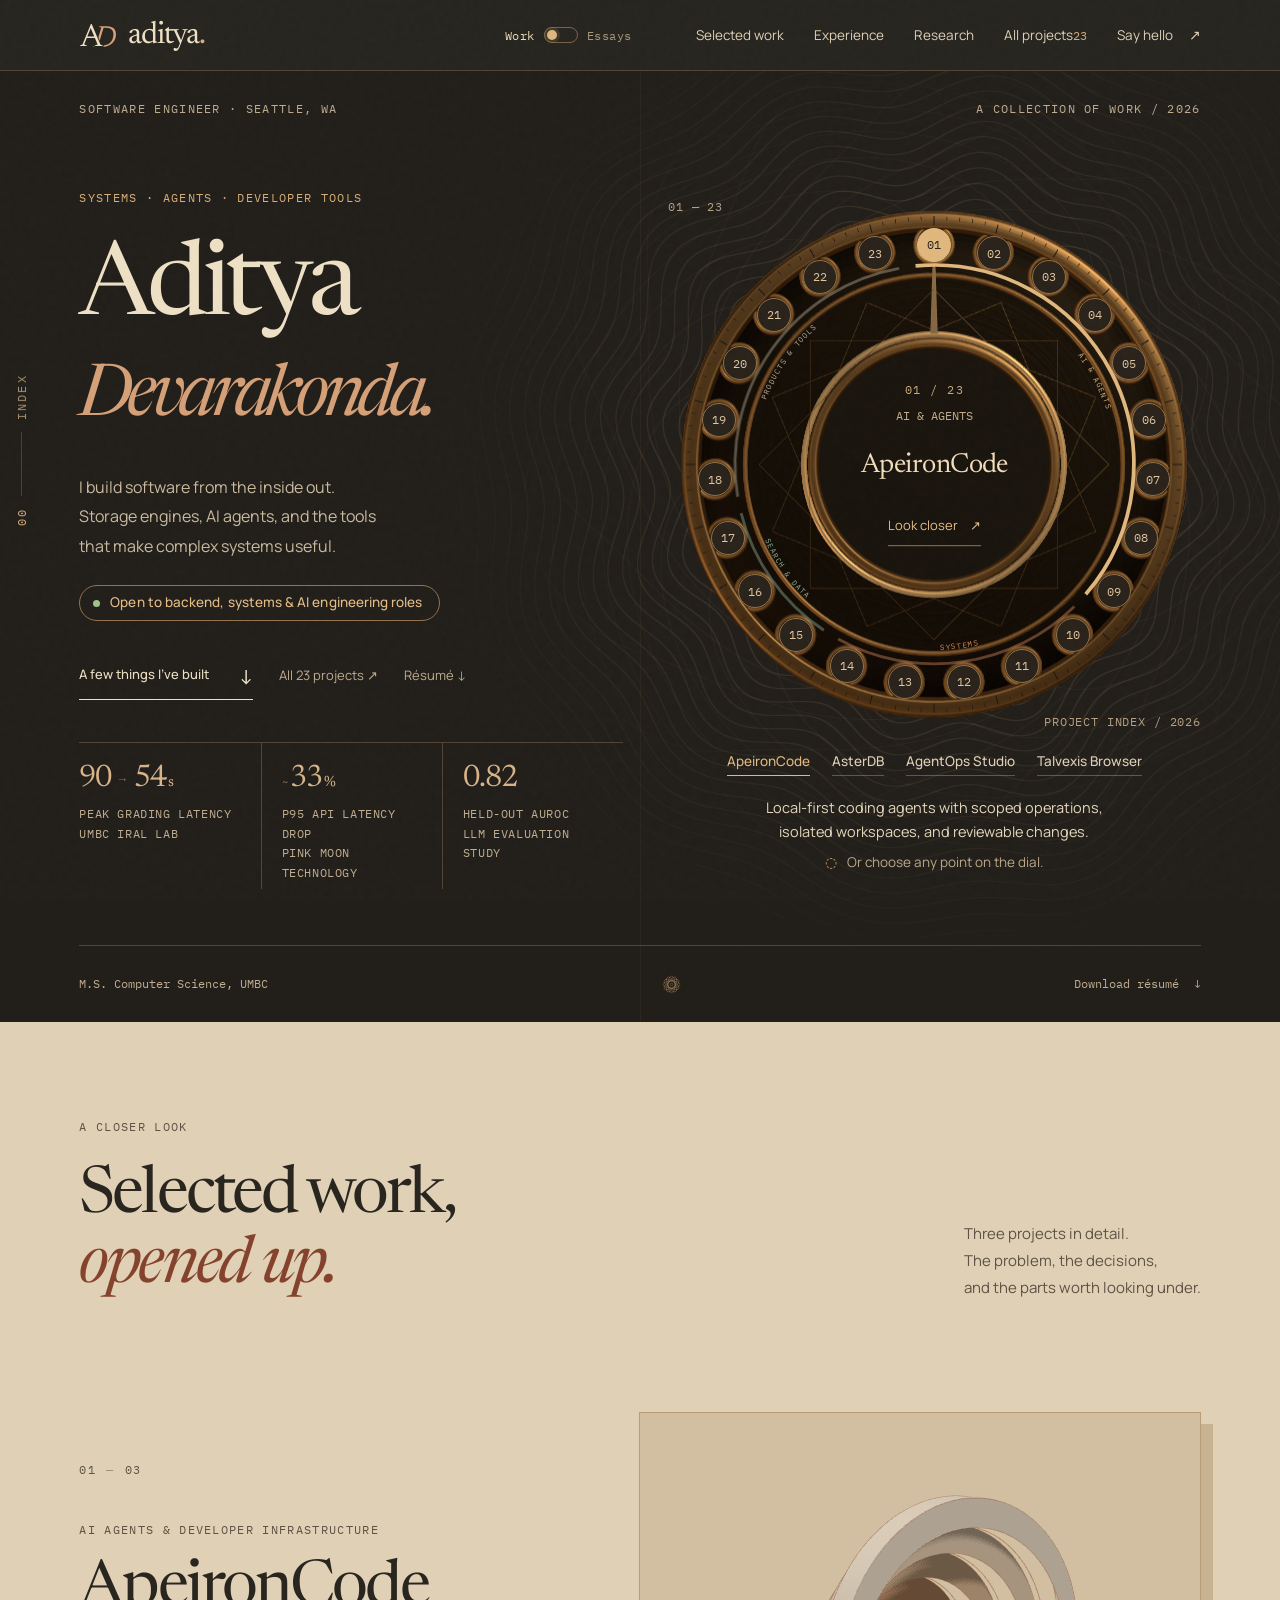
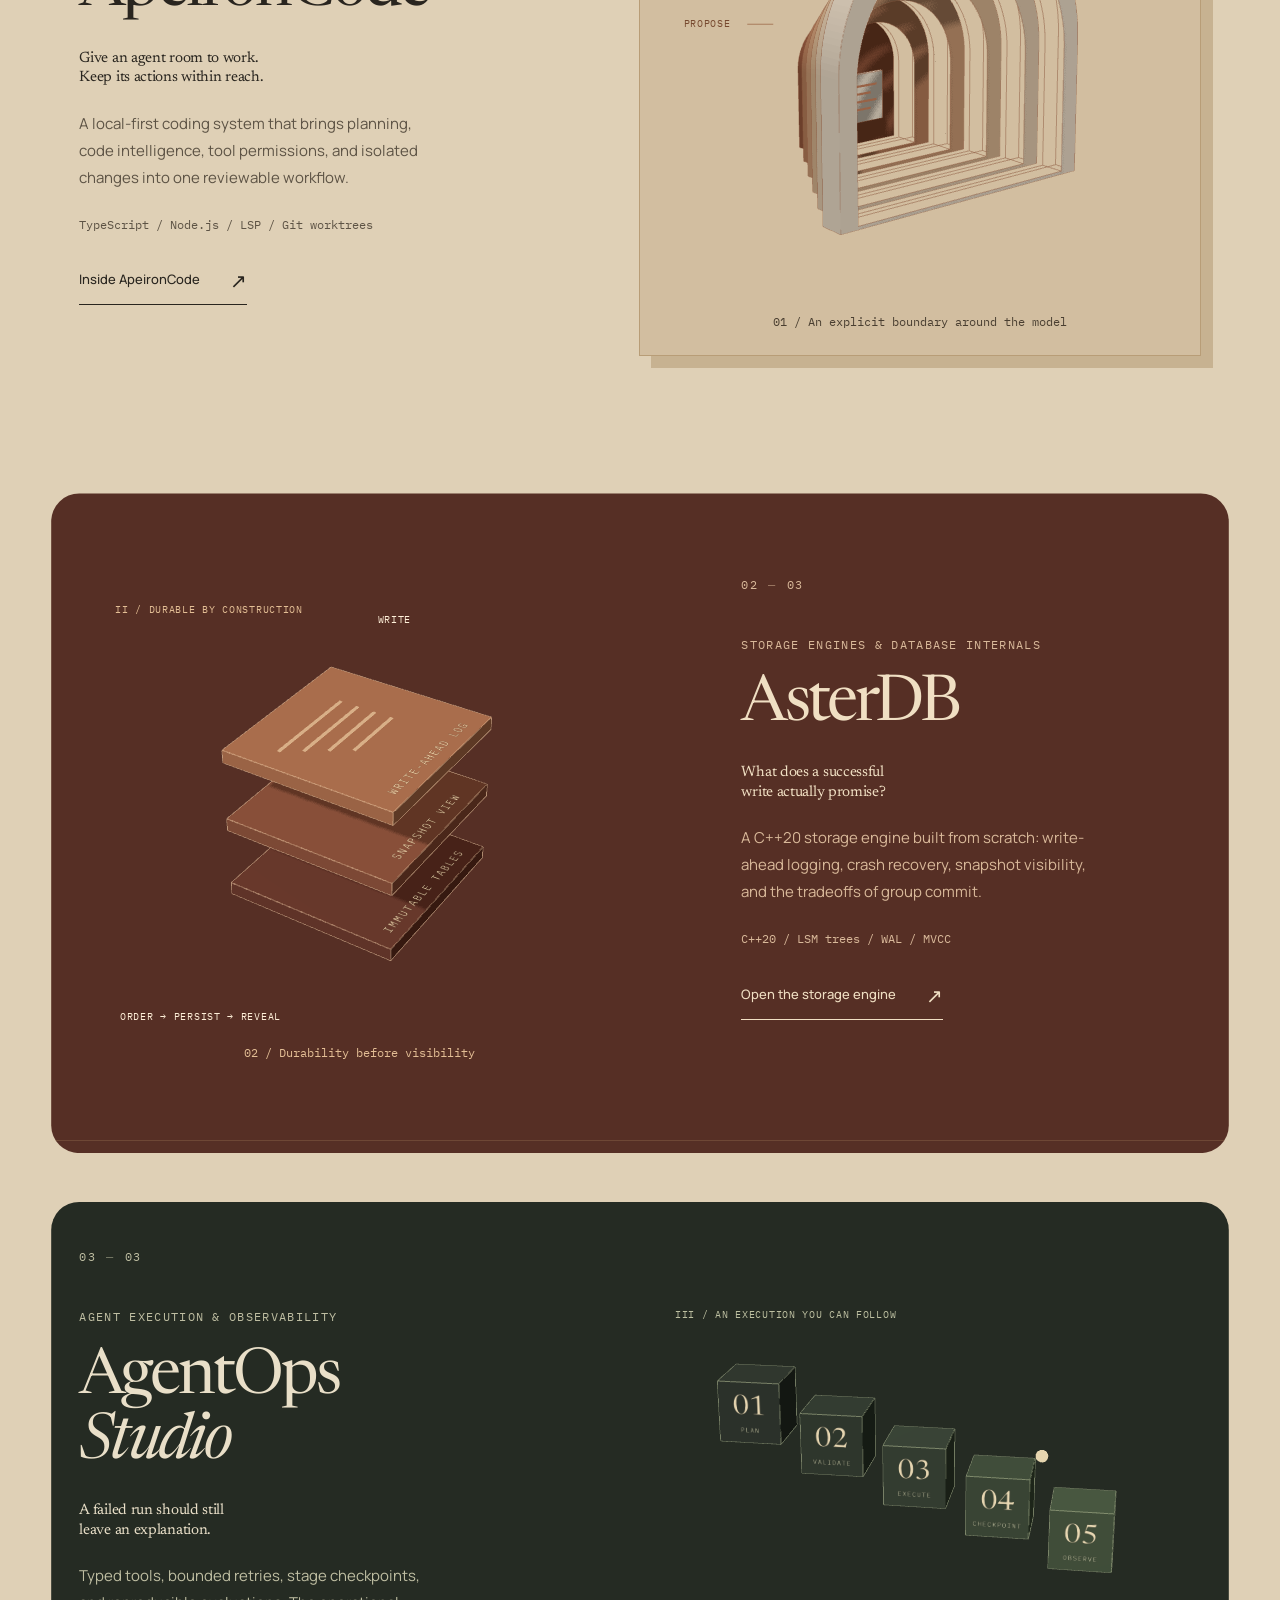
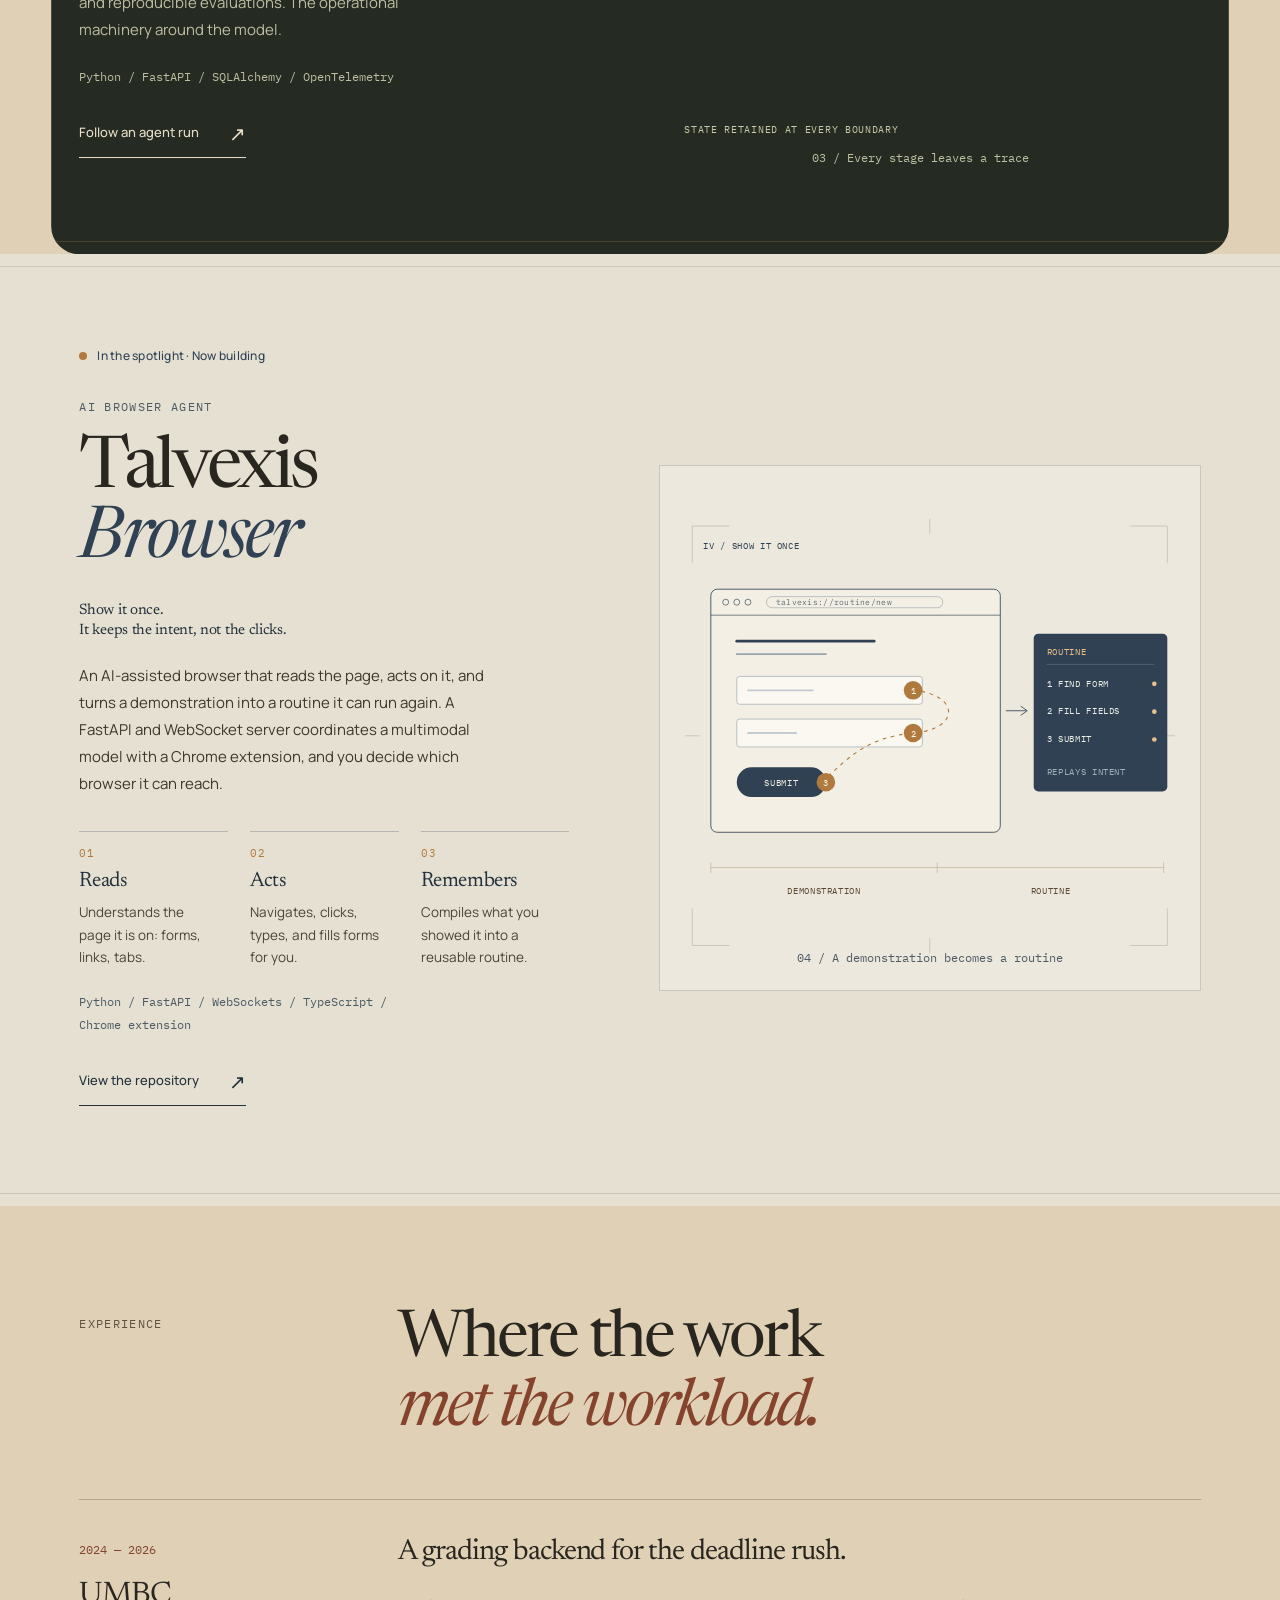
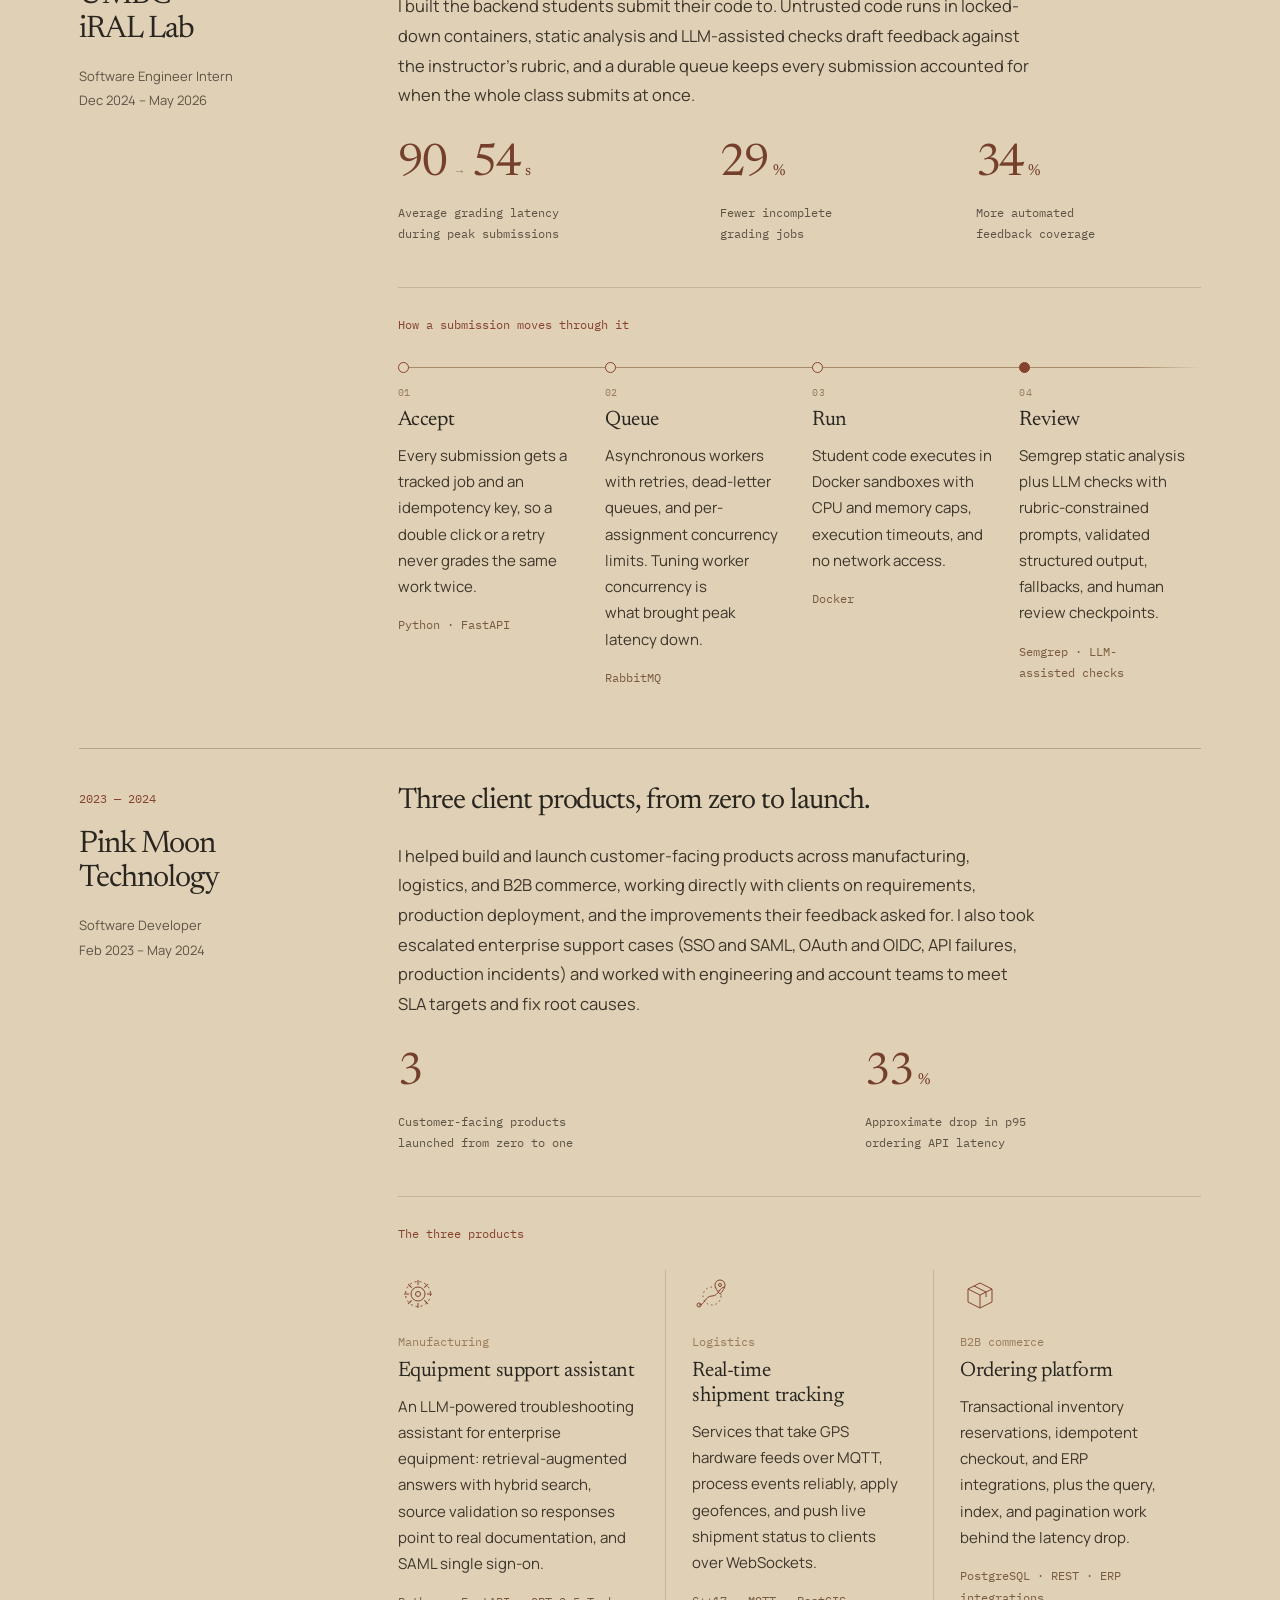
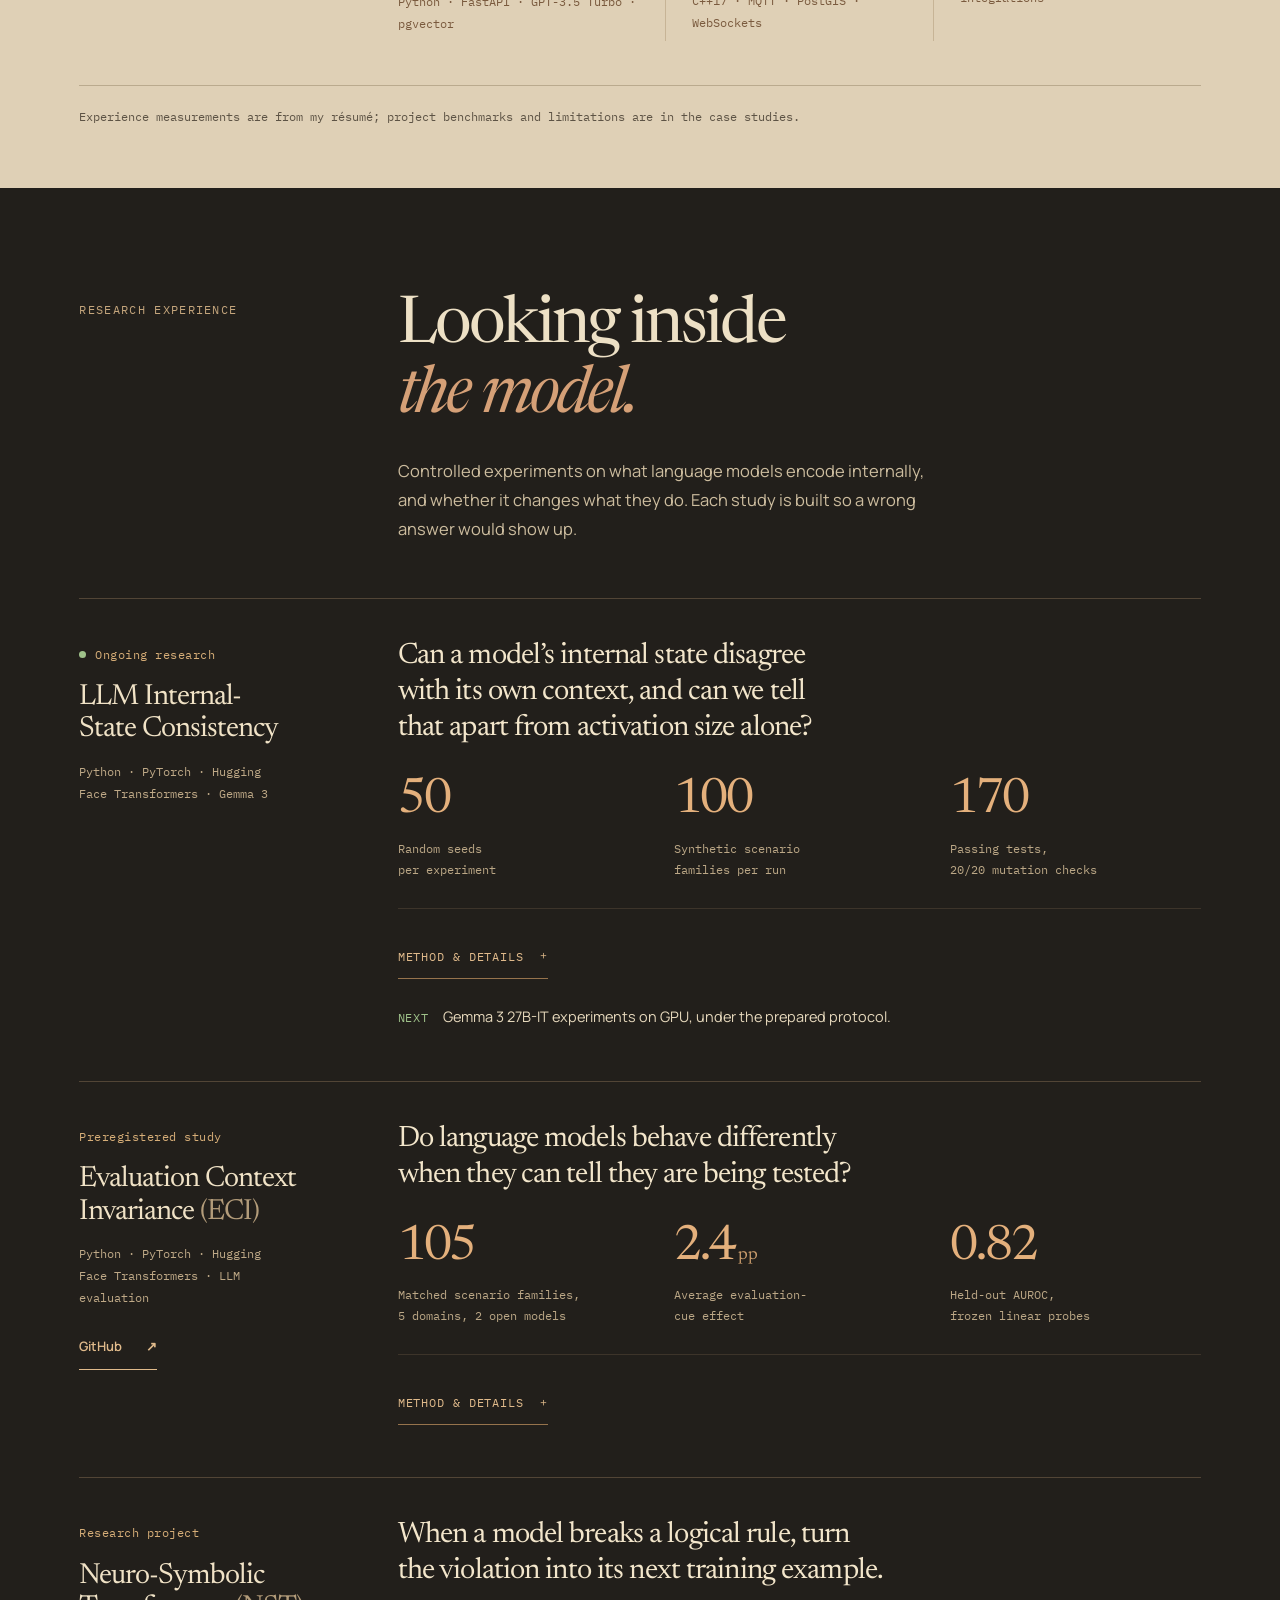
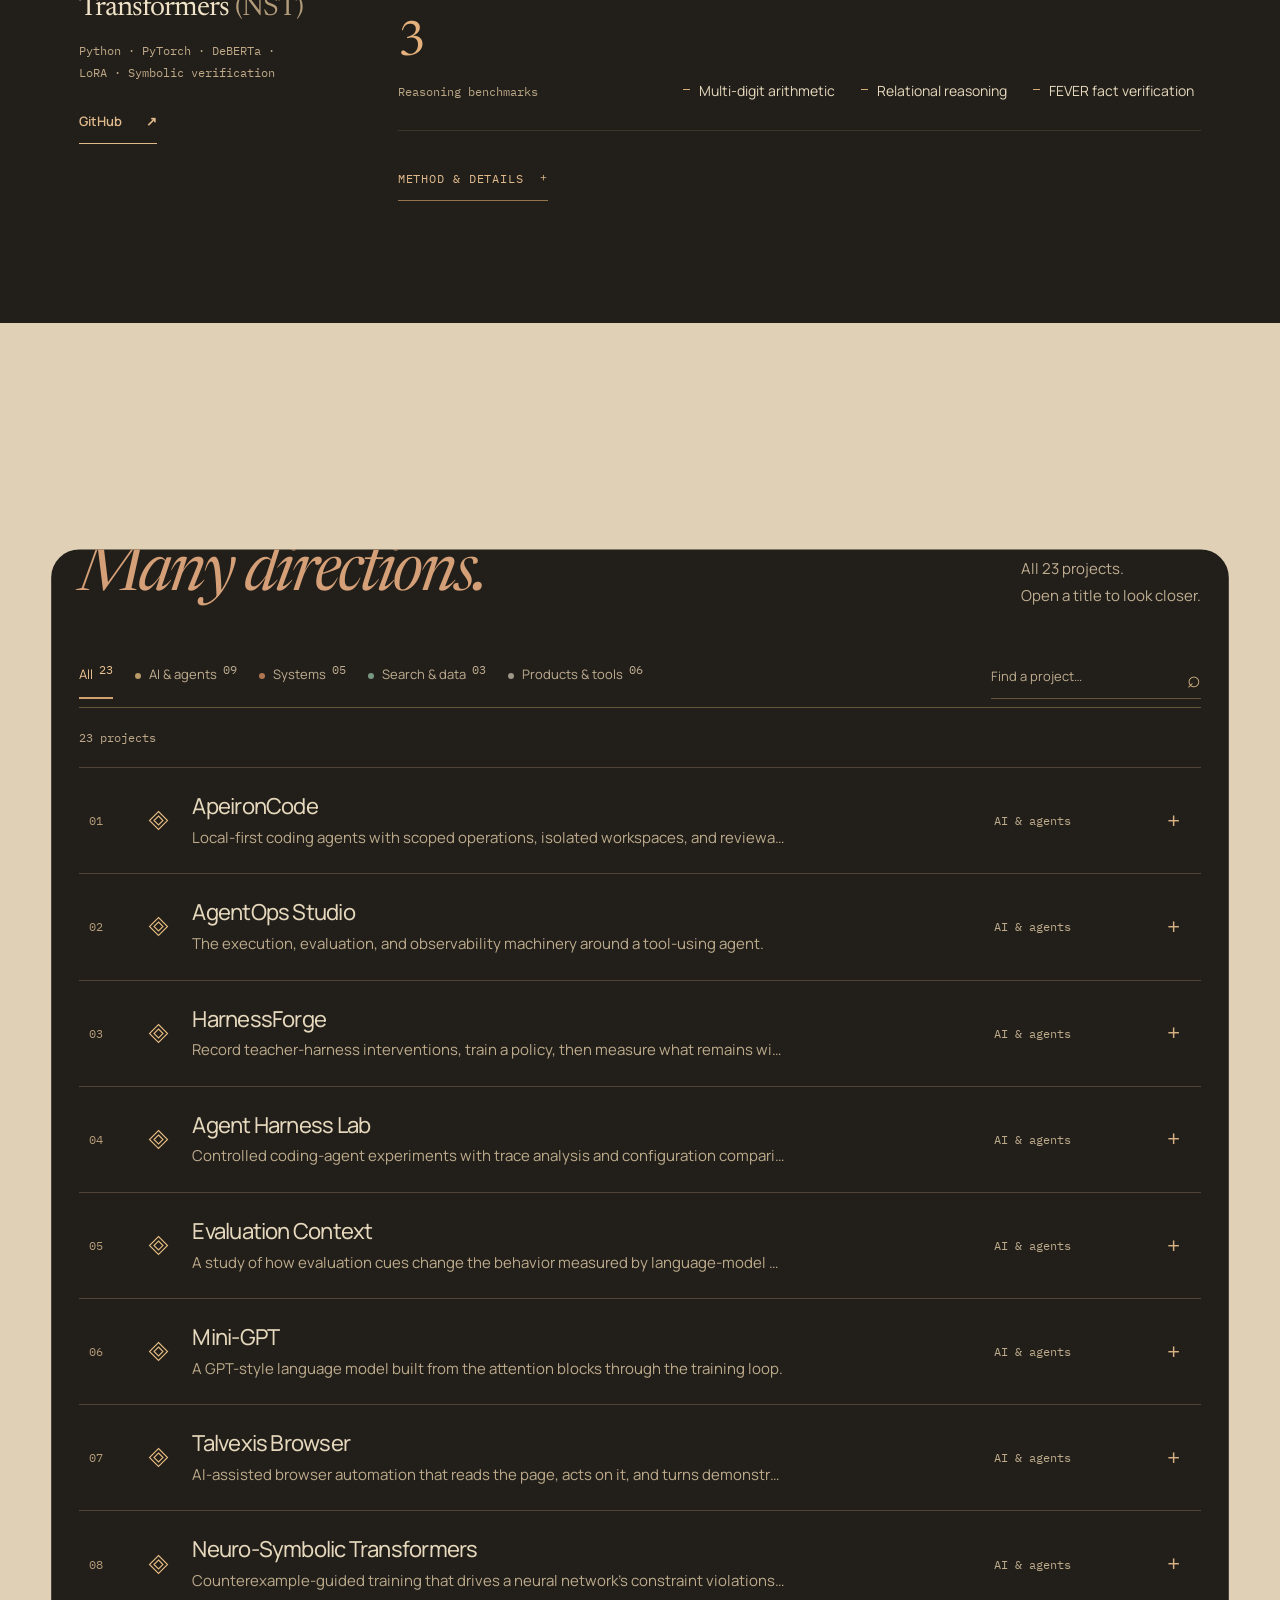
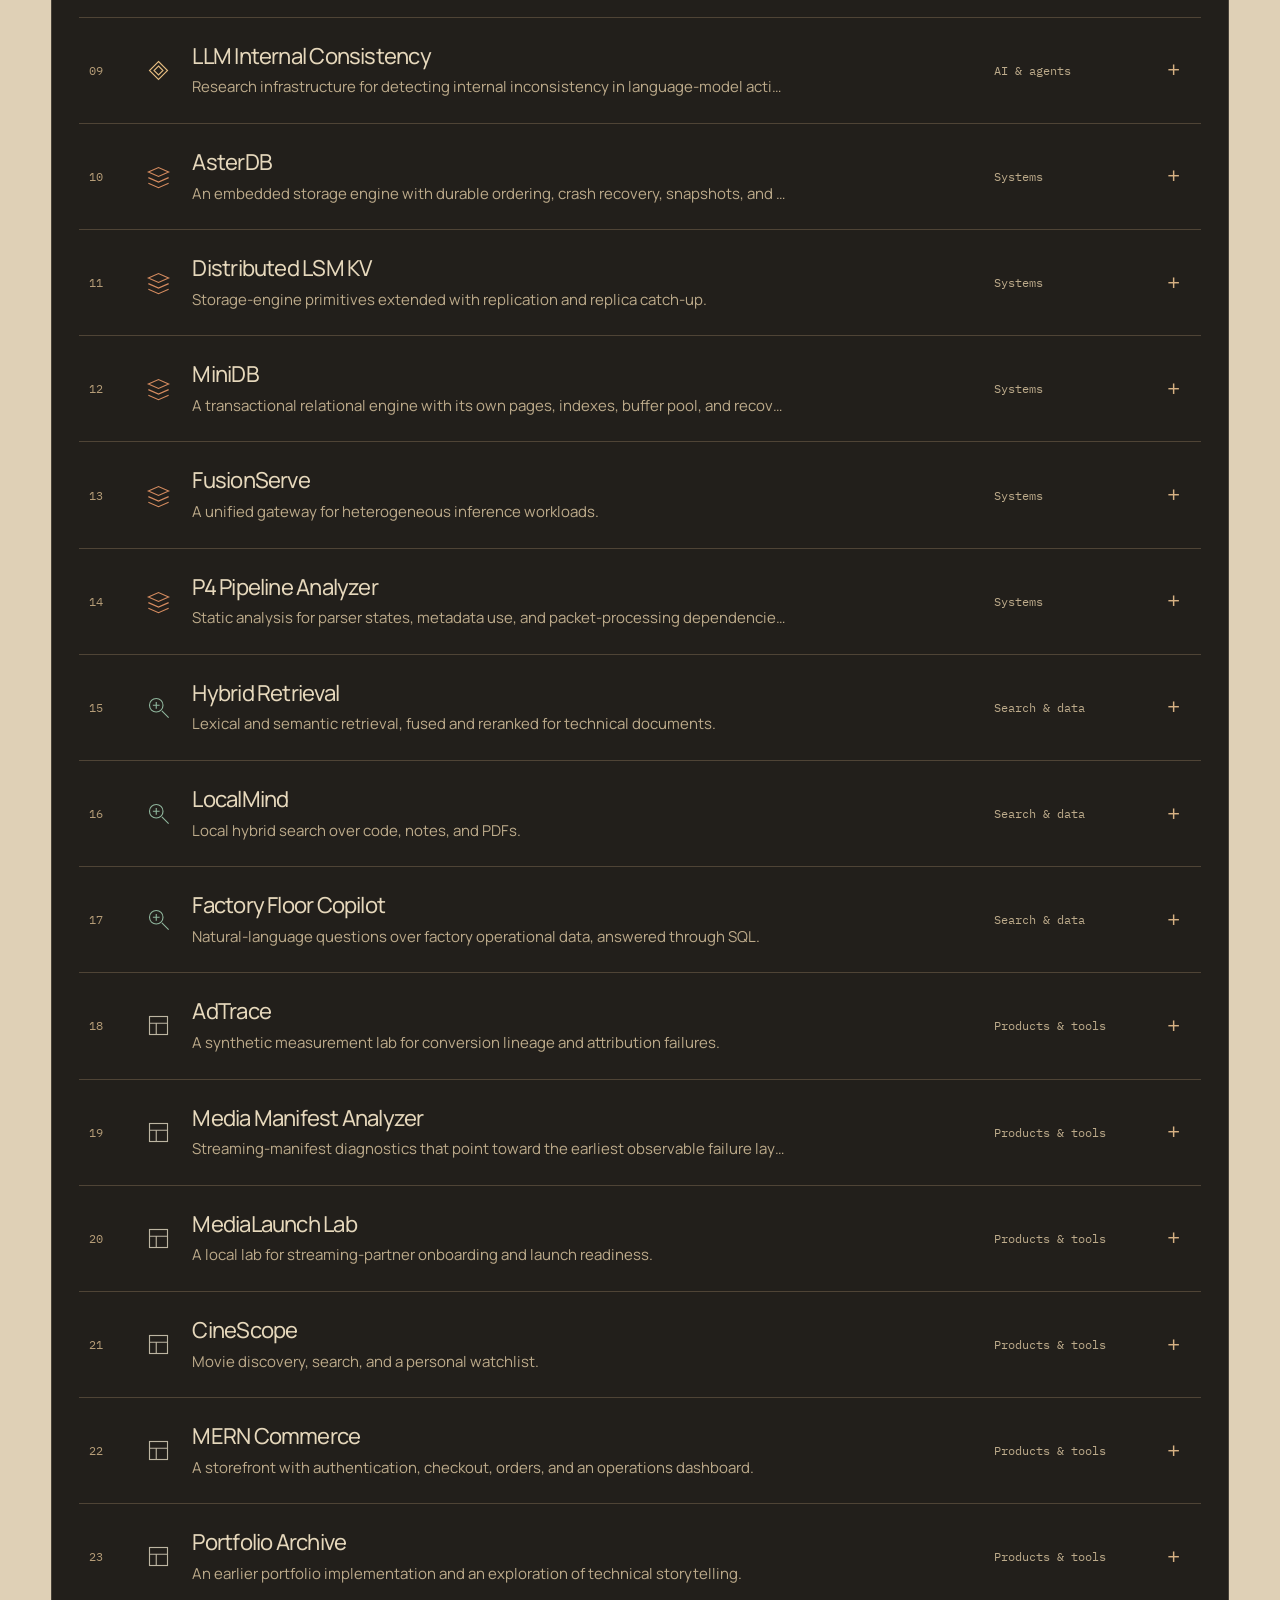
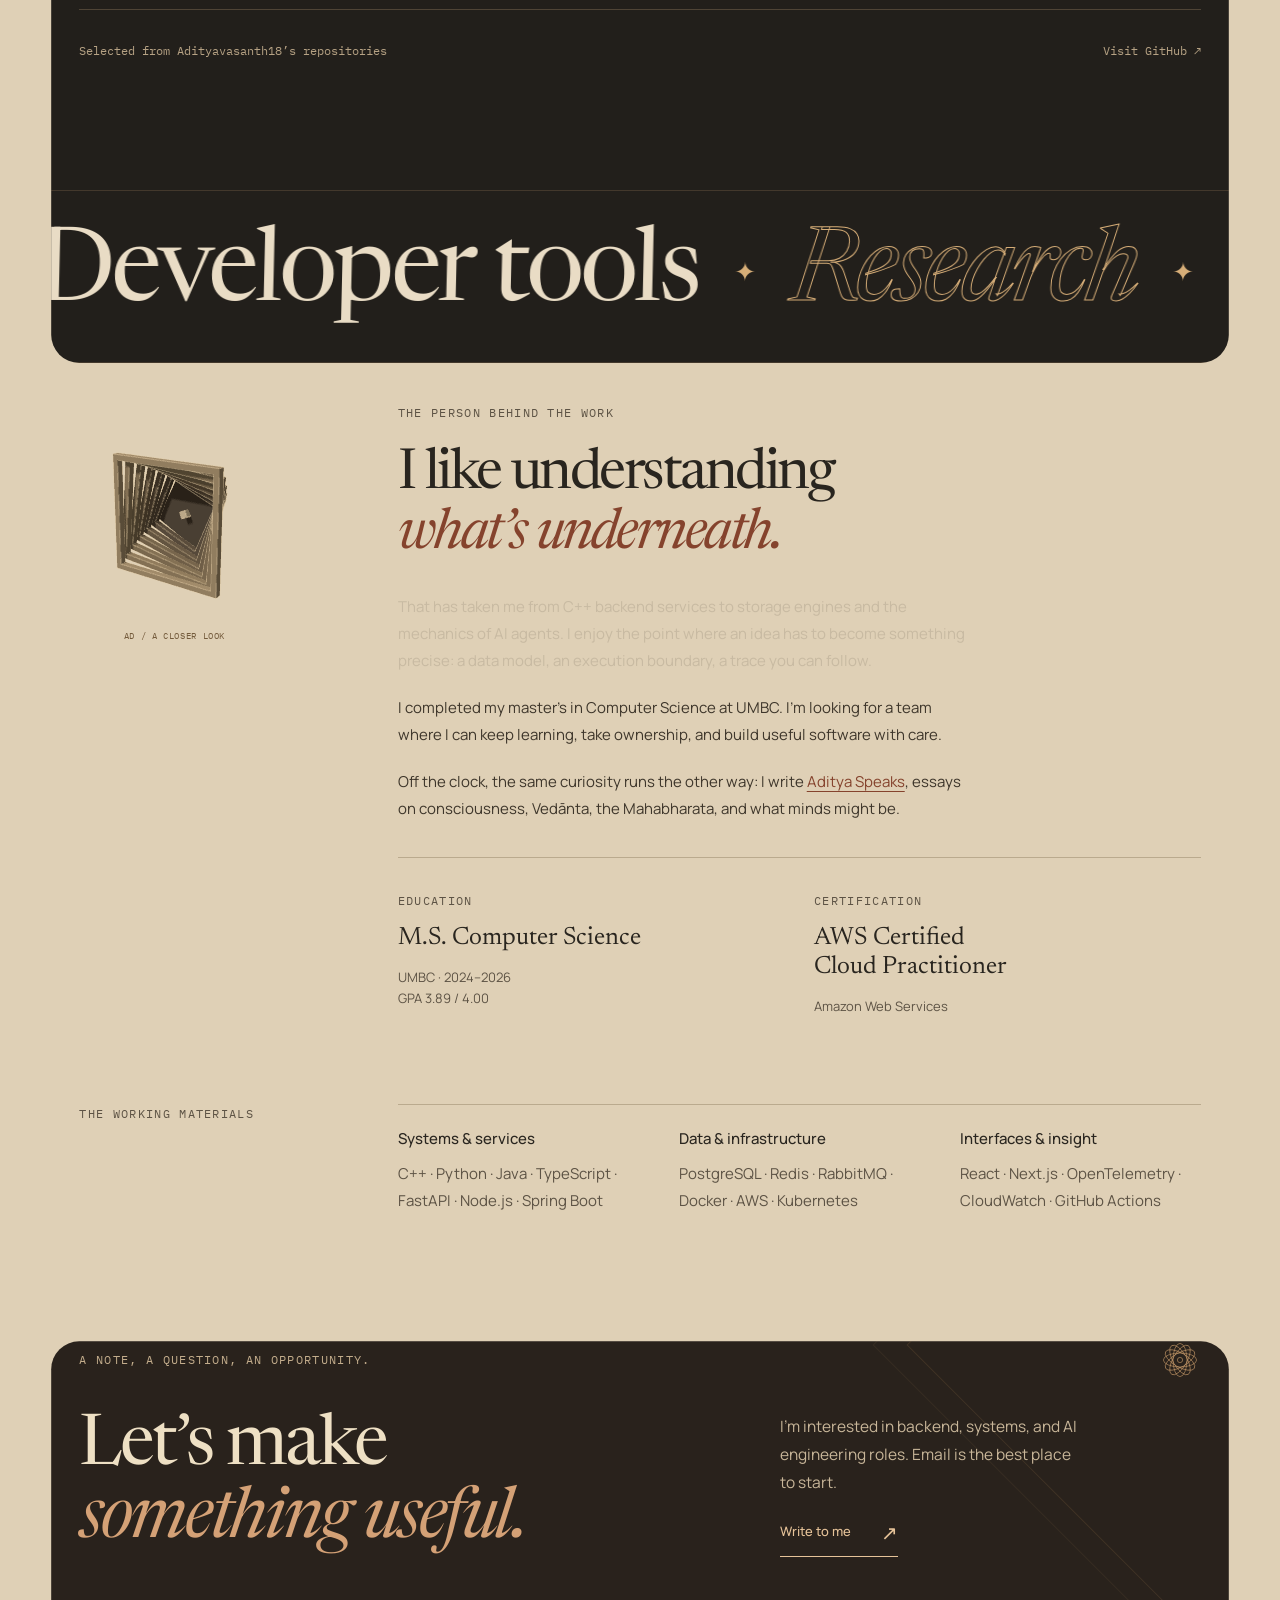
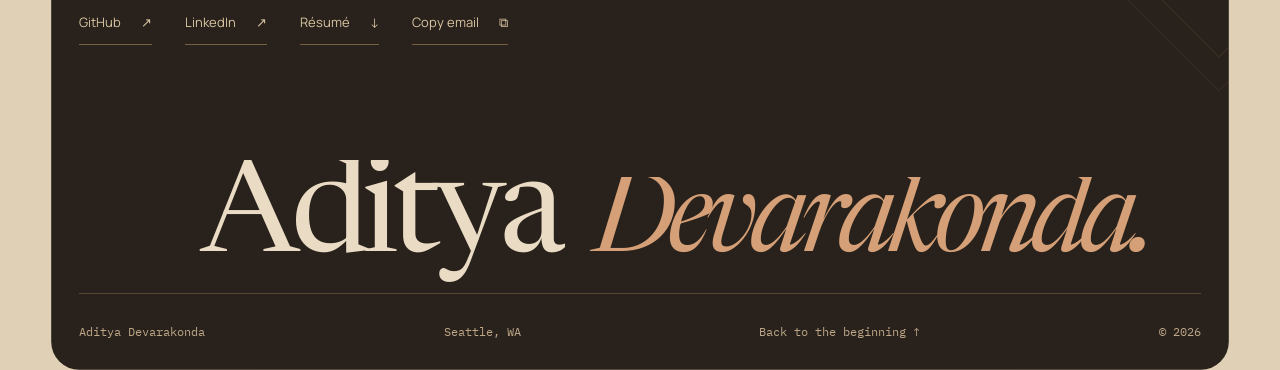
<file: index.html>
<!doctype html>
<html lang="en"><head><meta charset="utf-8"><meta name="viewport" content="width=device-width,initial-scale=1"><meta name="theme-color" content="#221f1b">
<title>Aditya Devarakonda — Software Engineer</title><meta name="description" content="Software engineer building systems, agents, and developer tools. Explore the complete collection of 23 projects and three detailed engineering case studies."><link rel="canonical" href="https://adityavasanth18.github.io/">
<meta property="og:type" content="website"><meta property="og:title" content="Aditya Devarakonda — Software Engineer"><meta property="og:description" content="Software engineer building systems, agents, and developer tools. Explore the complete collection of 23 projects and three detailed engineering case studies."><meta property="og:url" content="https://adityavasanth18.github.io/"><meta property="og:image" content="https://adityavasanth18.github.io/assets/social.png"><meta property="og:image:width" content="1200"><meta property="og:image:height" content="630"><meta name="twitter:card" content="summary_large_image">
<noscript><style>.menu-toggle{display:none}.site-header nav{display:flex;position:static;flex-wrap:wrap}.nav-wrap{flex-wrap:wrap}.collection-tools,.collection-status,.atlas-nodes{display:none}</style></noscript><link rel="icon" type="image/svg+xml" href="/assets/favicon.svg?v=ad1"><link rel="preload" href="/assets/manrope.woff" as="font" type="font/woff" crossorigin><link rel="preload" href="/assets/newsreader.woff" as="font" type="font/woff" crossorigin><link rel="preload" href="/assets/newsreader-italic.woff" as="font" type="font/woff" crossorigin><link rel="stylesheet" href="/assets/styles.css?v=e9a37b15d6"><link rel="stylesheet" href="/assets/folio.css?v=e9a37b15d6"><link rel="stylesheet" href="/assets/upscale.css?v=u2"><link rel="stylesheet" href="/assets/sharpen.css?v=s1"><link rel="stylesheet" href="/assets/motion.css?v=m3"><link rel="stylesheet" href="/assets/dial3d.css?v=d1"><link rel="stylesheet" href="/assets/refine.css?v=r5"><script>(function(r){if(matchMedia("(prefers-reduced-motion: reduce)").matches)return;r.classList.add("m");try{if(sessionStorage.getItem("curtain")){r.classList.add("curtain-in");sessionStorage.removeItem("curtain")}else if(/^\/(index\.html)?$/.test(location.pathname)&&!sessionStorage.getItem("ad-seen")){r.classList.add("intro")}}catch(e){}setTimeout(function(){if(!window.__motion)r.classList.remove("m","curtain-in","intro")},3500)})(document.documentElement)</script><script defer src="/assets/app.js?v=s1"></script><script defer src="/assets/vendor/gsap.min.js"></script><script defer src="/assets/vendor/ScrollTrigger.min.js"></script><script defer src="/assets/vendor/SplitText.min.js"></script><script defer src="/assets/vendor/DrawSVGPlugin.min.js"></script><script defer src="/assets/vendor/lenis.min.js"></script><script defer src="/assets/guilloche.js?v=g1"></script><script defer src="/assets/motion.js?v=m5"></script><script type="module" src="/assets/dial3d.js?v=d1"></script><script defer src="/assets/refine.js?v=r1"></script><script type="module" src="/assets/plates3d.js?v=p1"></script>
</head><body class="" id="top"><a class="skip-link" href="#main">Skip to content</a><header class="site-header"><div class="nav-wrap"><a class="wordmark" href="/" aria-label="Aditya Devarakonda, home"><span class="brand-emblem brand-monogram"><svg viewBox="-37 -710 1169 768" aria-hidden="true"><defs><mask id="ad-knock" maskUnits="userSpaceOnUse" x="-37" y="-710" width="1169" height="768"><rect x="-37" y="-710" width="1169" height="768" fill="#fff"/><path d="M175.5 -250.5V-296H506V-250.5ZM621 -46.5 695 -19.5V0H450V-19.5L536.5 -45.5L305.5 -597.5H339L122.5 -45.5L204 -19.5V0H-7V-19.5L69.5 -45.5L329 -680H352.5Z" fill="#000" stroke="#000" stroke-width="54" stroke-linejoin="round"/></mask></defs><path d="M655.5 -13.8Q723.9 -13.8 781.1 -29.5Q838.4 -45.1 883 -75.1Q927.7 -105 958.3 -147.8Q989 -190.5 1005.1 -244.7Q1021.2 -298.8 1021.2 -363.4Q1021.2 -429.4 996.1 -474.8Q970.9 -520.1 918.9 -543.4Q866.9 -566.7 785.6 -566.7H675.5L689.2 -608.5H810.3Q910.6 -608.5 974.9 -580.7Q1039.3 -552.9 1070.4 -498.1Q1101.5 -443.2 1101.5 -361.5Q1101.5 -280.3 1072.5 -209.5Q1043.6 -138.7 987 -85.5Q930.5 -32.3 847.4 -2.2Q764.3 28 656 28H494.5L508.2 -13.8ZM649.3 -569.1 583.3 -590.4 589 -608.5H733.4L540.5 28H398.1L403.8 9.9L480.7 -12.9Z" fill="#d5a077" mask="url(#ad-knock)"/><path d="M175.5 -250.5V-296H506V-250.5ZM621 -46.5 695 -19.5V0H450V-19.5L536.5 -45.5L305.5 -597.5H339L122.5 -45.5L204 -19.5V0H-7V-19.5L69.5 -45.5L329 -680H352.5Z" fill="currentColor"/></svg></span><span class="brand-name">aditya<span>.</span></span></a><div class="site-switch" role="navigation" aria-label="Choose a site"><a class="switch-side" href="/" data-side="work" aria-current="page">Work</a><a class="switch-track" href="/essays/" aria-hidden="true" tabindex="-1"><span class="switch-knob"></span></a><a class="switch-side" href="/essays/" data-side="essays">Essays</a></div><button type="button" class="menu-toggle" aria-expanded="false" aria-controls="main-navigation">Menu <span aria-hidden="true">+</span></button><nav id="main-navigation" aria-label="Main navigation"><a href="/#work">Selected work</a><a href="/#experience">Experience</a><a href="/#research">Research</a><a href="/#all-projects">All projects <small>23</small></a><a href="/#contact">Say hello <span aria-hidden="true">↗</span></a></nav></div></header><main id="main" class="folio-home">
      <div class="hero-world"><section class="folio-hero paper-section" aria-labelledby="hero-title"><div class="folio-topline"><span>Software engineer · Seattle, WA</span><span class="edition-label">A collection of work / 2026</span></div>
        <div class="folio-hero-grid"><div class="folio-intro"><span class="eyebrow">Systems · Agents · Developer tools</span><h1 id="hero-title">Aditya<br><em>Devarakonda.</em></h1><p>I build software from the inside out.<br> Storage engines, AI agents, and the tools<br class="desktop-break"> that make complex systems useful.</p><p class="hero-status"><span aria-hidden="true"></span>Open to backend, systems &amp; AI engineering roles</p><div class="folio-hero-actions"><a class="folio-cta" href="#work">A few things I’ve built <span aria-hidden="true">↓</span></a><a href="#all-projects" class="quiet-link">All 23 projects ↗</a><a href="/assets/Aditya-Devarakonda-Resume.pdf" class="quiet-link" download>Résumé ↓</a></div><div class="hero-proof" aria-label="Selected results"><a href="#exp-iral"><strong>90<span aria-hidden="true">→</span>54<small>s</small></strong><span>Peak grading latency<br> UMBC iRAL Lab</span></a><a href="#exp-pinkmoon"><strong><span class="approx" title="approximately">~</span>33<small>%</small></strong><span>p95 API latency drop<br> Pink Moon Technology</span></a><a href="#research-eci"><strong>0.82</strong><span>Held-out AUROC<br> LLM evaluation study</span></a></div></div><div class="folio-atlas-wrap"><div class="project-atlas" aria-label="Interactive project index"><div class="atlas-corner corner-nw">01 — 23</div><div class="atlas-corner corner-se">PROJECT INDEX / 2026</div><svg class="atlas-geometry" viewBox="0 0 600 600" aria-hidden="true">
    <defs><radialGradient id="bronze-surface"><stop stop-color="#49372a"/><stop offset=".7" stop-color="#2f2820"/><stop offset="1" stop-color="#211e19"/></radialGradient><pattern id="bronze-engraving" width="4" height="4" patternUnits="userSpaceOnUse"><path d="M0 4 4 0" stroke="#d9ab76" stroke-width=".35" opacity=".16"/></pattern></defs>
    <circle cx="300" cy="300" r="282" fill="url(#bronze-surface)"/>
    <g fill="none" stroke="#c49a67"><g stroke-width=".7" opacity=".55"><path d="M300 24v14" transform="rotate(0 300 300)"/><path d="M300 24v5" transform="rotate(3 300 300)"/><path d="M300 24v5" transform="rotate(6 300 300)"/><path d="M300 24v5" transform="rotate(9 300 300)"/><path d="M300 24v5" transform="rotate(12 300 300)"/><path d="M300 24v14" transform="rotate(15 300 300)"/><path d="M300 24v5" transform="rotate(18 300 300)"/><path d="M300 24v5" transform="rotate(21 300 300)"/><path d="M300 24v5" transform="rotate(24 300 300)"/><path d="M300 24v5" transform="rotate(27 300 300)"/><path d="M300 24v14" transform="rotate(30 300 300)"/><path d="M300 24v5" transform="rotate(33 300 300)"/><path d="M300 24v5" transform="rotate(36 300 300)"/><path d="M300 24v5" transform="rotate(39 300 300)"/><path d="M300 24v5" transform="rotate(42 300 300)"/><path d="M300 24v14" transform="rotate(45 300 300)"/><path d="M300 24v5" transform="rotate(48 300 300)"/><path d="M300 24v5" transform="rotate(51 300 300)"/><path d="M300 24v5" transform="rotate(54 300 300)"/><path d="M300 24v5" transform="rotate(57 300 300)"/><path d="M300 24v14" transform="rotate(60 300 300)"/><path d="M300 24v5" transform="rotate(63 300 300)"/><path d="M300 24v5" transform="rotate(66 300 300)"/><path d="M300 24v5" transform="rotate(69 300 300)"/><path d="M300 24v5" transform="rotate(72 300 300)"/><path d="M300 24v14" transform="rotate(75 300 300)"/><path d="M300 24v5" transform="rotate(78 300 300)"/><path d="M300 24v5" transform="rotate(81 300 300)"/><path d="M300 24v5" transform="rotate(84 300 300)"/><path d="M300 24v5" transform="rotate(87 300 300)"/><path d="M300 24v14" transform="rotate(90 300 300)"/><path d="M300 24v5" transform="rotate(93 300 300)"/><path d="M300 24v5" transform="rotate(96 300 300)"/><path d="M300 24v5" transform="rotate(99 300 300)"/><path d="M300 24v5" transform="rotate(102 300 300)"/><path d="M300 24v14" transform="rotate(105 300 300)"/><path d="M300 24v5" transform="rotate(108 300 300)"/><path d="M300 24v5" transform="rotate(111 300 300)"/><path d="M300 24v5" transform="rotate(114 300 300)"/><path d="M300 24v5" transform="rotate(117 300 300)"/><path d="M300 24v14" transform="rotate(120 300 300)"/><path d="M300 24v5" transform="rotate(123 300 300)"/><path d="M300 24v5" transform="rotate(126 300 300)"/><path d="M300 24v5" transform="rotate(129 300 300)"/><path d="M300 24v5" transform="rotate(132 300 300)"/><path d="M300 24v14" transform="rotate(135 300 300)"/><path d="M300 24v5" transform="rotate(138 300 300)"/><path d="M300 24v5" transform="rotate(141 300 300)"/><path d="M300 24v5" transform="rotate(144 300 300)"/><path d="M300 24v5" transform="rotate(147 300 300)"/><path d="M300 24v14" transform="rotate(150 300 300)"/><path d="M300 24v5" transform="rotate(153 300 300)"/><path d="M300 24v5" transform="rotate(156 300 300)"/><path d="M300 24v5" transform="rotate(159 300 300)"/><path d="M300 24v5" transform="rotate(162 300 300)"/><path d="M300 24v14" transform="rotate(165 300 300)"/><path d="M300 24v5" transform="rotate(168 300 300)"/><path d="M300 24v5" transform="rotate(171 300 300)"/><path d="M300 24v5" transform="rotate(174 300 300)"/><path d="M300 24v5" transform="rotate(177 300 300)"/><path d="M300 24v14" transform="rotate(180 300 300)"/><path d="M300 24v5" transform="rotate(183 300 300)"/><path d="M300 24v5" transform="rotate(186 300 300)"/><path d="M300 24v5" transform="rotate(189 300 300)"/><path d="M300 24v5" transform="rotate(192 300 300)"/><path d="M300 24v14" transform="rotate(195 300 300)"/><path d="M300 24v5" transform="rotate(198 300 300)"/><path d="M300 24v5" transform="rotate(201 300 300)"/><path d="M300 24v5" transform="rotate(204 300 300)"/><path d="M300 24v5" transform="rotate(207 300 300)"/><path d="M300 24v14" transform="rotate(210 300 300)"/><path d="M300 24v5" transform="rotate(213 300 300)"/><path d="M300 24v5" transform="rotate(216 300 300)"/><path d="M300 24v5" transform="rotate(219 300 300)"/><path d="M300 24v5" transform="rotate(222 300 300)"/><path d="M300 24v14" transform="rotate(225 300 300)"/><path d="M300 24v5" transform="rotate(228 300 300)"/><path d="M300 24v5" transform="rotate(231 300 300)"/><path d="M300 24v5" transform="rotate(234 300 300)"/><path d="M300 24v5" transform="rotate(237 300 300)"/><path d="M300 24v14" transform="rotate(240 300 300)"/><path d="M300 24v5" transform="rotate(243 300 300)"/><path d="M300 24v5" transform="rotate(246 300 300)"/><path d="M300 24v5" transform="rotate(249 300 300)"/><path d="M300 24v5" transform="rotate(252 300 300)"/><path d="M300 24v14" transform="rotate(255 300 300)"/><path d="M300 24v5" transform="rotate(258 300 300)"/><path d="M300 24v5" transform="rotate(261 300 300)"/><path d="M300 24v5" transform="rotate(264 300 300)"/><path d="M300 24v5" transform="rotate(267 300 300)"/><path d="M300 24v14" transform="rotate(270 300 300)"/><path d="M300 24v5" transform="rotate(273 300 300)"/><path d="M300 24v5" transform="rotate(276 300 300)"/><path d="M300 24v5" transform="rotate(279 300 300)"/><path d="M300 24v5" transform="rotate(282 300 300)"/><path d="M300 24v14" transform="rotate(285 300 300)"/><path d="M300 24v5" transform="rotate(288 300 300)"/><path d="M300 24v5" transform="rotate(291 300 300)"/><path d="M300 24v5" transform="rotate(294 300 300)"/><path d="M300 24v5" transform="rotate(297 300 300)"/><path d="M300 24v14" transform="rotate(300 300 300)"/><path d="M300 24v5" transform="rotate(303 300 300)"/><path d="M300 24v5" transform="rotate(306 300 300)"/><path d="M300 24v5" transform="rotate(309 300 300)"/><path d="M300 24v5" transform="rotate(312 300 300)"/><path d="M300 24v14" transform="rotate(315 300 300)"/><path d="M300 24v5" transform="rotate(318 300 300)"/><path d="M300 24v5" transform="rotate(321 300 300)"/><path d="M300 24v5" transform="rotate(324 300 300)"/><path d="M300 24v5" transform="rotate(327 300 300)"/><path d="M300 24v14" transform="rotate(330 300 300)"/><path d="M300 24v5" transform="rotate(333 300 300)"/><path d="M300 24v5" transform="rotate(336 300 300)"/><path d="M300 24v5" transform="rotate(339 300 300)"/><path d="M300 24v5" transform="rotate(342 300 300)"/><path d="M300 24v14" transform="rotate(345 300 300)"/><path d="M300 24v5" transform="rotate(348 300 300)"/><path d="M300 24v5" transform="rotate(351 300 300)"/><path d="M300 24v5" transform="rotate(354 300 300)"/><path d="M300 24v5" transform="rotate(357 300 300)"/><circle cx="300" cy="300" r="281"/><circle cx="300" cy="300" r="264"/><circle cx="300" cy="300" r="230"/><circle cx="300" cy="300" r="219"/><path d="M268 107V78h64v29m-51-13h38" transform="rotate(0 300 300)"/><path d="M268 107V78h64v29m-51-13h38" transform="rotate(90 300 300)"/><path d="M268 107V78h64v29m-51-13h38" transform="rotate(180 300 300)"/><path d="M268 107V78h64v29m-51-13h38" transform="rotate(270 300 300)"/></g>
    <g class="atlas-petals" stroke-width=".6" opacity=".3"><path d="M300 103 497 300 300 497 103 300Z" transform="rotate(0 300 300)"/><path d="M300 103 497 300 300 497 103 300Z" transform="rotate(22.5 300 300)"/><path d="M300 103 497 300 300 497 103 300Z" transform="rotate(45 300 300)"/><path d="M300 103 497 300 300 497 103 300Z" transform="rotate(67.5 300 300)"/></g>
    <circle cx="300" cy="300" r="211" fill="url(#bronze-engraving)" stroke-width=".8" opacity=".45"/>
    <g class="atlas-focus-ray" stroke="#edc697" stroke-width="1.5"><path d="M300 78v81"/><path d="m295 150 5 9 5-9"/><circle cx="300" cy="87" r="3" fill="#edc697"/></g>
    <circle cx="300" cy="300" r="142" fill="#28221c" stroke-width="1"/><circle cx="300" cy="300" r="133" stroke-width=".5" opacity=".55"/><path d="M260 174h80M260 426h80" stroke-width=".5" opacity=".4"/></g></svg><div class="atlas-nodes" role="group" aria-label="Project selector. Use arrow keys to explore."><button class="atlas-node selected" type="button" style="left:50.000%;top:8.800%" data-project-select="apeironcode" data-name="ApeironCode" data-field="AI &amp; agents" aria-label="Select ApeironCode" aria-pressed="true" tabindex="0">01</button><button class="atlas-node " type="button" style="left:61.116%;top:10.328%" data-project-select="agentops-studio" data-name="AgentOps Studio" data-field="AI &amp; agents" aria-label="Select AgentOps Studio" aria-pressed="false" tabindex="-1">02</button><button class="atlas-node " type="button" style="left:71.407%;top:14.798%" data-project-select="harnessforge" data-name="HarnessForge" data-field="AI &amp; agents" aria-label="Select HarnessForge" aria-pressed="false" tabindex="-1">03</button><button class="atlas-node " type="button" style="left:80.110%;top:21.879%" data-project-select="agent-harness-lab" data-name="Agent Harness Lab" data-field="AI &amp; agents" aria-label="Select Agent Harness Lab" aria-pressed="false" tabindex="-1">04</button><button class="atlas-node " type="button" style="left:86.581%;top:31.045%" data-project-select="evaluation-context-invariance" data-name="Evaluation Context" data-field="AI &amp; agents" aria-label="Select Evaluation Context" aria-pressed="false" tabindex="-1">05</button><button class="atlas-node " type="button" style="left:90.338%;top:41.618%" data-project-select="mini-gpt" data-name="Mini-GPT" data-field="AI &amp; agents" aria-label="Select Mini-GPT" aria-pressed="false" tabindex="-1">06</button><button class="atlas-node " type="button" style="left:91.104%;top:52.812%" data-project-select="talvexis-browser" data-name="Talvexis Browser" data-field="AI &amp; agents" aria-label="Select Talvexis Browser" aria-pressed="false" tabindex="-1">07</button><button class="atlas-node " type="button" style="left:88.821%;top:63.797%" data-project-select="neurosymbolic-transformers" data-name="Neuro-Symbolic Transformers" data-field="AI &amp; agents" aria-label="Select Neuro-Symbolic Transformers" aria-pressed="false" tabindex="-1">08</button><button class="atlas-node " type="button" style="left:83.659%;top:73.759%" data-project-select="llm-internal-consistency" data-name="LLM Internal Consistency" data-field="AI &amp; agents" aria-label="Select LLM Internal Consistency" aria-pressed="false" tabindex="-1">09</button><button class="atlas-node " type="button" style="left:76.001%;top:81.959%" data-project-select="asterdb" data-name="AsterDB" data-field="Systems" aria-label="Select AsterDB" aria-pressed="false" tabindex="-1">10</button><button class="atlas-node " type="button" style="left:66.414%;top:87.789%" data-project-select="distributed-lsm-kv" data-name="Distributed LSM KV" data-field="Systems" aria-label="Select Distributed LSM KV" aria-pressed="false" tabindex="-1">11</button><button class="atlas-node " type="button" style="left:55.610%;top:90.816%" data-project-select="minidb" data-name="MiniDB" data-field="Systems" aria-label="Select MiniDB" aria-pressed="false" tabindex="-1">12</button><button class="atlas-node " type="button" style="left:44.390%;top:90.816%" data-project-select="fusionserve" data-name="FusionServe" data-field="Systems" aria-label="Select FusionServe" aria-pressed="false" tabindex="-1">13</button><button class="atlas-node " type="button" style="left:33.586%;top:87.789%" data-project-select="p4-pipeline-analyzer" data-name="P4 Pipeline Analyzer" data-field="Systems" aria-label="Select P4 Pipeline Analyzer" aria-pressed="false" tabindex="-1">14</button><button class="atlas-node " type="button" style="left:23.999%;top:81.959%" data-project-select="hybrid-retrieval-platform" data-name="Hybrid Retrieval" data-field="Search &amp; data" aria-label="Select Hybrid Retrieval" aria-pressed="false" tabindex="-1">15</button><button class="atlas-node " type="button" style="left:16.341%;top:73.759%" data-project-select="local-mind" data-name="LocalMind" data-field="Search &amp; data" aria-label="Select LocalMind" aria-pressed="false" tabindex="-1">16</button><button class="atlas-node " type="button" style="left:11.179%;top:63.797%" data-project-select="factory-floor-copilot" data-name="Factory Floor Copilot" data-field="Search &amp; data" aria-label="Select Factory Floor Copilot" aria-pressed="false" tabindex="-1">17</button><button class="atlas-node " type="button" style="left:8.896%;top:52.812%" data-project-select="adtrace" data-name="AdTrace" data-field="Products &amp; tools" aria-label="Select AdTrace" aria-pressed="false" tabindex="-1">18</button><button class="atlas-node " type="button" style="left:9.662%;top:41.618%" data-project-select="media-manifest-analyzer" data-name="Media Manifest Analyzer" data-field="Products &amp; tools" aria-label="Select Media Manifest Analyzer" aria-pressed="false" tabindex="-1">19</button><button class="atlas-node " type="button" style="left:13.419%;top:31.045%" data-project-select="medialaunch-lab" data-name="MediaLaunch Lab" data-field="Products &amp; tools" aria-label="Select MediaLaunch Lab" aria-pressed="false" tabindex="-1">20</button><button class="atlas-node " type="button" style="left:19.890%;top:21.879%" data-project-select="cinescope" data-name="CineScope" data-field="Products &amp; tools" aria-label="Select CineScope" aria-pressed="false" tabindex="-1">21</button><button class="atlas-node " type="button" style="left:28.593%;top:14.798%" data-project-select="ecommerce-mern" data-name="MERN Commerce" data-field="Products &amp; tools" aria-label="Select MERN Commerce" aria-pressed="false" tabindex="-1">22</button><button class="atlas-node " type="button" style="left:38.884%;top:10.328%" data-project-select="vasanth-dev-portfolio" data-name="Portfolio Archive" data-field="Products &amp; tools" aria-label="Select Portfolio Archive" aria-pressed="false" tabindex="-1">23</button></div><div class="atlas-center"><span class="atlas-count" aria-hidden="true">01 / 23</span><span class="atlas-field">AI & agents</span><span class="atlas-project">ApeironCode</span><a class="atlas-open" href="#project-apeironcode">Look closer <span aria-hidden="true">↗</span></a></div></div><div class="atlas-featured" role="group" aria-label="Featured projects"><button type="button" data-feature="apeironcode">ApeironCode</button><button type="button" data-feature="asterdb">AsterDB</button><button type="button" data-feature="agentops-studio">AgentOps Studio</button><button type="button" data-feature="talvexis-browser">Talvexis Browser</button></div><p class="atlas-instruction"><span aria-hidden="true">◌</span> Or choose any point on the dial.</p></div></div>
        <div class="folio-bottomline"><span>M.S. Computer Science, UMBC</span><span class="small-emblem"><svg viewBox="0 0 48 48" aria-hidden="true"><g fill="none" stroke="currentColor" stroke-width=".65"><ellipse cx="24" cy="24" rx="8" ry="19" transform="rotate(0 24 24)"/><ellipse cx="24" cy="24" rx="8" ry="19" transform="rotate(30 24 24)"/><ellipse cx="24" cy="24" rx="8" ry="19" transform="rotate(60 24 24)"/><ellipse cx="24" cy="24" rx="8" ry="19" transform="rotate(90 24 24)"/><ellipse cx="24" cy="24" rx="8" ry="19" transform="rotate(120 24 24)"/><ellipse cx="24" cy="24" rx="8" ry="19" transform="rotate(150 24 24)"/><circle cx="24" cy="24" r="3"/></g></svg></span><a href="/assets/Aditya-Devarakonda-Resume.pdf" download>Download résumé <span aria-hidden="true">↓</span></a></div>
      </section></div>
      <section id="work" class="folio-selected" aria-labelledby="selected-heading"><div class="paper-section section-introduction"><span class="eyebrow">A closer look</span><div><h2 id="selected-heading">Selected work,<br><em>opened up.</em></h2><p>Three projects in detail.<br> The problem, the decisions,<br> and the parts worth looking under.</p></div></div>
        <div class="work-stage gateway-stage"><article id="study-apeironcode" class="folio-project folio-agent paper-section"><div class="folio-project-copy"><span class="folio-number">01 <i>—</i> 03</span><span class="eyebrow">AI agents & developer infrastructure</span><h3>ApeironCode</h3><p class="folio-project-premise">Give an agent room to work.<br> Keep its actions within reach.</p><p>A local-first coding system that brings planning, code intelligence, tool permissions, and isolated changes into one reviewable workflow.</p><div class="folio-tags">TypeScript / Node.js / LSP / Git worktrees</div><a href="/work/apeironcode/" class="folio-cta">Inside ApeironCode <span aria-hidden="true">↗</span></a></div><div class="gateway-illustration"><svg class="folio-plate gateway-plate" viewBox="0 0 560 500" role="img" aria-label="Six nested gateways surrounding a reviewable change. An illustration of scoped agent access, not a live interface."><g fill="none" stroke="currentColor" stroke-width=".65" opacity=".32"><path d="M24 64V24h40M496 24h40v40M24 436v40h40M496 476h40v-40"/><path d="M280 16v16M16 250h16M528 250h16M280 468v16"/></g><text x="36" y="49" class="plate-label" fill="currentColor">I / SCOPED OPERATIONS</text>
    <defs><pattern id="gate-hatch" width="5" height="5" patternUnits="userSpaceOnUse"><path d="M0 5L5 0" stroke="#6c402c" opacity=".12" stroke-width=".5"/></pattern></defs>
    <circle cx="280" cy="230" r="195" fill="none" stroke="#b99775" stroke-width=".6" stroke-dasharray="2 5"/>
    <path d="M280 56v402M60 280h440" stroke="#b99775" stroke-width=".5" stroke-dasharray="3 6"/>
    <path d="M94 404V229a186 186 0 0 1 372 0v175Z" fill="#eadbc6" stroke="#8b593f" stroke-width=".75"/><path d="M118 400V239a162 162 0 0 1 324 0v161Z" fill="#e1c9ac" stroke="#8b593f" stroke-width=".75"/><path d="M142 396V249a138 138 0 0 1 276 0v147Z" fill="#d5b28d" stroke="#8b593f" stroke-width=".75"/><path d="M166 392V259a114 114 0 0 1 228 0v133Z" fill="#c99872" stroke="#8b593f" stroke-width=".75"/><path d="M190 388V269a90 90 0 0 1 180 0v119Z" fill="#b57c58" stroke="#8b593f" stroke-width=".75"/><path d="M214 384V279a66 66 0 0 1 132 0v105Z" fill="#915336" stroke="#8b593f" stroke-width=".75"/><path d="M94 404V229a186 186 0 0 1 372 0v175Z" fill="url(#gate-hatch)"/>
    <g stroke="#9c7759" fill="none" stroke-width=".7"><path d="M84 410h392"/><path d="M72 419h416"/><path d="M60 428h440"/><path d="M48 437h464"/><path d="M36 446h488"/><path d="M100 396v8"/><path d="M108 396v8"/><path d="M116 396v8"/><path d="M124 396v8"/><path d="M132 396v8"/><path d="M140 396v8"/><path d="M148 396v8"/><path d="M156 396v8"/><path d="M164 396v8"/><path d="M172 396v8"/><path d="M180 396v8"/><path d="M188 396v8"/><path d="M196 396v8"/><path d="M204 396v8"/><path d="M212 396v8"/><path d="M220 396v8"/><path d="M228 396v8"/><path d="M236 396v8"/><path d="M244 396v8"/><path d="M252 396v8"/><path d="M260 396v8"/><path d="M268 396v8"/><path d="M276 396v8"/><path d="M284 396v8"/><path d="M292 396v8"/><path d="M300 396v8"/><path d="M308 396v8"/><path d="M316 396v8"/><path d="M324 396v8"/><path d="M332 396v8"/><path d="M340 396v8"/><path d="M348 396v8"/><path d="M356 396v8"/><path d="M364 396v8"/><path d="M372 396v8"/><path d="M380 396v8"/><path d="M388 396v8"/><path d="M396 396v8"/><path d="M404 396v8"/><path d="M412 396v8"/><path d="M420 396v8"/><path d="M428 396v8"/><path d="M436 396v8"/><path d="M444 396v8"/><path d="M452 396v8"/></g>
    <g class="gateway-core"><path d="M256 346l24-14 24 14v28l-24 14-24-14Z" fill="#f6e8d3" stroke="#f6e8d3"/><path d="M256 346l24 14 24-14M280 360v28" fill="none" stroke="#986246" stroke-width=".9"/></g>
    <g class="plate-label" fill="#77492f"><text x="35" y="182">PROPOSE</text><path d="M101 179h27" stroke="#a67959"/><text x="427" y="265">PERMIT</text><path d="M402 261h20" stroke="#a67959"/></g>
    <text x="280" y="420" text-anchor="middle" class="plate-label" fill="#77492f">REVIEWABLE CHANGE</text></svg><span class="figure-label">01 / An explicit boundary around the model</span></div></article></div>
        <article id="study-asterdb" class="folio-storage"><div class="paper-section folio-storage-inner"><div class="storage-illustration"><svg class="folio-plate storage-plate" viewBox="0 0 560 500" role="img" aria-label="Exploded storage layers: a write-ahead log, snapshot visibility, and immutable tables. Conceptual illustration."><g fill="none" stroke="currentColor" stroke-width=".65" opacity=".32"><path d="M24 64V24h40M496 24h40v40M24 436v40h40M496 476h40v-40"/><path d="M280 16v16M16 250h16M528 250h16M280 468v16"/></g><text x="36" y="49" class="plate-label" fill="currentColor">II / DURABLE BY CONSTRUCTION</text><ellipse cx="280" cy="423" rx="193" ry="40" fill="#6c3326" opacity=".16"/><g stroke="#e4b58e" stroke-width=".6" stroke-dasharray="3 6" opacity=".5"><path d="M86 146v185M472 146v185M278 61v272"/></g><g class="storage-layer layer-0"><path d="M86 323l192-90 194 90-194 91Z" fill="#733b2b" stroke="#f0cda6" stroke-width="1"/><path d="M86 323v19l192 91 194-91v-19M278 414v19" fill="none" stroke="#e4b58e" stroke-width=".8"/><path d="M114 323l164-76 165 76-165 77Z" fill="none" stroke="#e2b58d" stroke-width=".6" opacity=".7"/><text transform="translate(140 361) rotate(25)" class="plate-label" fill="#fff0d9">IMMUTABLE TABLES</text></g><g class="storage-layer layer-1"><path d="M86 235l192-90 194 90-194 91Z" fill="#98573d" stroke="#f0cda6" stroke-width="1"/><path d="M86 235v19l192 91 194-91v-19M278 326v19" fill="none" stroke="#e4b58e" stroke-width=".8"/><path d="M114 235l164-76 165 76-165 77Z" fill="none" stroke="#e2b58d" stroke-width=".6" opacity=".7"/><text transform="translate(140 273) rotate(25)" class="plate-label" fill="#fff0d9">SNAPSHOT VIEW</text></g><g class="storage-layer layer-2"><path d="M86 147l192-90 194 90-194 91Z" fill="#bd7953" stroke="#f0cda6" stroke-width="1"/><path d="M86 147v19l192 91 194-91v-19M278 238v19" fill="none" stroke="#e4b58e" stroke-width=".8"/><path d="M114 147l164-76 165 76-165 77Z" fill="none" stroke="#e2b58d" stroke-width=".6" opacity=".7"/><text transform="translate(140 185) rotate(25)" class="plate-label" fill="#fff0d9">WRITE-AHEAD LOG</text></g><g stroke="#f4d8b7" stroke-width=".7" opacity=".6"><path d="M161 164.0l111-52"/><path d="M186 175.7l111-52"/><path d="M211 187.4l111-52"/><path d="M236 199.1l111-52"/><path d="M261 210.8l111-52"/><path d="M286 222.5l111-52"/><path d="M311 234.2l111-52"/></g><circle cx="278" cy="55" r="7" fill="#ffe5b8"/><path d="M278 66v47m-4-5 4 5 4-5" fill="none" stroke="#ffe5b8" stroke-width="1"/><text x="298" y="59" class="plate-label" fill="#fff0d9">WRITE</text><g class="plate-label" fill="#fff0d9"><text x="41" y="455">ORDER → PERSIST → REVEAL</text></g></svg><span class="figure-label">02 / Durability before visibility</span></div><div class="folio-project-copy"><span class="folio-number">02 <i>—</i> 03</span><span class="eyebrow">Storage engines & database internals</span><h3>AsterDB</h3><p class="folio-project-premise">What does a successful<br> write actually promise?</p><p>A C++20 storage engine built from scratch: write-ahead logging, crash recovery, snapshot visibility, and the tradeoffs of group commit.</p><div class="folio-tags">C++20 / LSM trees / WAL / MVCC</div><a href="/work/asterdb/" class="folio-cta">Open the storage engine <span aria-hidden="true">↗</span></a></div></div></article>
        <div class="work-stage runtime-stage"><article id="study-agentops" class="folio-project folio-runtime paper-section"><div class="folio-project-copy"><span class="folio-number">03 <i>—</i> 03</span><span class="eyebrow">Agent execution & observability</span><h3>AgentOps<br><em>Studio</em></h3><p class="folio-project-premise">A failed run should still<br> leave an explanation.</p><p>Typed tools, bounded retries, stage checkpoints, and reproducible evaluations. The operational machinery around the model.</p><div class="folio-tags">Python / FastAPI / SQLAlchemy / OpenTelemetry</div><a href="/work/agentops-studio/" class="folio-cta">Follow an agent run <span aria-hidden="true">↗</span></a></div><div class="runtime-illustration"><svg class="folio-plate runtime-plate" viewBox="0 0 560 500" role="img" aria-label="A descending sequence of five inspectable stages: plan, validate, execute, checkpoint, and observe. Conceptual runtime illustration."><g fill="none" stroke="currentColor" stroke-width=".65" opacity=".32"><path d="M24 64V24h40M496 24h40v40M24 436v40h40M496 476h40v-40"/><path d="M280 16v16M16 250h16M528 250h16M280 468v16"/></g><text x="36" y="49" class="plate-label" fill="currentColor">III / AN EXECUTION YOU CAN FOLLOW</text><g fill="none" stroke="#a0a180" opacity=".13" stroke-width=".5"><path d="M80 80v375M45 80h470"/><path d="M120 80v375M45 120h470"/><path d="M160 80v375M45 160h470"/><path d="M200 80v375M45 200h470"/><path d="M240 80v375M45 240h470"/><path d="M280 80v375M45 280h470"/><path d="M320 80v375M45 320h470"/><path d="M360 80v375M45 360h470"/><path d="M400 80v375M45 400h470"/><path d="M440 80v375M45 440h470"/><path d="M480 80v375M45 480h470"/></g><path d="M52 256 457 489M126 76 526 309" stroke="#c7ba91" stroke-width=".5" opacity=".35"/><g class="run-step step-0"><path d="M61 120h84v98h-84Z" fill="#30392e" stroke="#abaf87" stroke-width=".8"/><path d="M67 126h72v86h-72Z" fill="none" stroke="#abaf87" opacity=".35" stroke-width=".5"/><text x="103" y="166" text-anchor="middle" font-family="Georgia,serif" font-size="30" fill="#e6d5af">01</text><text x="103" y="190" text-anchor="middle" class="plate-label" fill="#d8cca8">PLAN</text><path d="M92 201h22" stroke="#a9b38d"/></g><g class="run-step step-1"><path d="M149 177h84v98h-84Z" fill="#354032" stroke="#abaf87" stroke-width=".8"/><path d="M155 183h72v86h-72Z" fill="none" stroke="#abaf87" opacity=".35" stroke-width=".5"/><text x="191" y="223" text-anchor="middle" font-family="Georgia,serif" font-size="30" fill="#e6d5af">02</text><text x="191" y="247" text-anchor="middle" class="plate-label" fill="#d8cca8">VALIDATE</text><path d="M180 258h22" stroke="#a9b38d"/></g><g class="run-step step-2"><path d="M237 234h84v98h-84Z" fill="#3c4938" stroke="#abaf87" stroke-width=".8"/><path d="M243 240h72v86h-72Z" fill="none" stroke="#abaf87" opacity=".35" stroke-width=".5"/><text x="279" y="280" text-anchor="middle" font-family="Georgia,serif" font-size="30" fill="#e6d5af">03</text><text x="279" y="304" text-anchor="middle" class="plate-label" fill="#d8cca8">EXECUTE</text><path d="M268 315h22" stroke="#a9b38d"/></g><g class="run-step step-3"><path d="M325 291h84v98h-84Z" fill="#45543e" stroke="#abaf87" stroke-width=".8"/><path d="M331 297h72v86h-72Z" fill="none" stroke="#abaf87" opacity=".35" stroke-width=".5"/><text x="367" y="337" text-anchor="middle" font-family="Georgia,serif" font-size="30" fill="#e6d5af">04</text><text x="367" y="361" text-anchor="middle" class="plate-label" fill="#d8cca8">CHECKPOINT</text><path d="M356 372h22" stroke="#a9b38d"/></g><g class="run-step step-4"><path d="M413 348h84v98h-84Z" fill="#4e6045" stroke="#abaf87" stroke-width=".8"/><path d="M419 354h72v86h-72Z" fill="none" stroke="#abaf87" opacity=".35" stroke-width=".5"/><text x="455" y="394" text-anchor="middle" font-family="Georgia,serif" font-size="30" fill="#e6d5af">05</text><text x="455" y="418" text-anchor="middle" class="plate-label" fill="#d8cca8">OBSERVE</text><path d="M444 429h22" stroke="#a9b38d"/></g><path class="trace-route" d="M103 119V89h88v87h88v57h88v57h88v57" fill="none" stroke="#d8bd87" stroke-width="1.2" stroke-dasharray="4 4"/><circle cx="103" cy="89" r="4" fill="#e9d8b3"/><path d="m450 339 5 8 5-8" fill="none" stroke="#d8bd87"/><text x="45" y="463" class="plate-label" fill="#c9c9a7">STATE RETAINED AT EVERY BOUNDARY</text></svg><span class="figure-label">03 / Every stage leaves a trace</span></div></article></div>
      </section>
      <section id="spotlight" class="folio-spotlight" aria-labelledby="spotlight-title"><div class="paper-section spotlight-inner"><div class="folio-project-copy spotlight-copy"><span class="spotlight-flag"><span class="spotlight-dot" aria-hidden="true"></span>In the spotlight · Now building</span><span class="eyebrow">AI browser agent</span><h3 id="spotlight-title">Talvexis<br> <em>Browser</em></h3><p class="folio-project-premise">Show it once.<br> It keeps the intent, not the clicks.</p><p>An AI-assisted browser that reads the page, acts on it, and turns a demonstration into a routine it can run again. A FastAPI and WebSocket server coordinates a multimodal model with a Chrome extension, and you decide which browser it can reach.</p><ol class="spotlight-steps"><li><b>Reads</b><span>Understands the page it is on: forms, links, tabs.</span></li><li><b>Acts</b><span>Navigates, clicks, types, and fills forms for you.</span></li><li><b>Remembers</b><span>Compiles what you showed it into a reusable routine.</span></li></ol><div class="folio-tags">Python / FastAPI / WebSockets / TypeScript / Chrome extension</div><a href="https://github.com/Adityavasanth18/talvexis-browser" class="folio-cta" target="_blank" rel="noopener noreferrer">View the repository <span aria-hidden="true">↗</span></a></div>
        <div class="spotlight-illustration"><svg class="folio-plate spotlight-plate" viewBox="0 0 560 500" role="img" aria-label="A browser window where an agent visits three marked points on a form, and the demonstration becomes a three-step routine. Conceptual illustration."><g fill="none" stroke="currentColor" stroke-width=".65" opacity=".32"><path d="M24 64V24h40M496 24h40v40M24 436v40h40M496 476h40v-40"/><path d="M280 16v16M16 250h16M528 250h16M280 468v16"/></g><text x="36" y="49" class="plate-label" fill="currentColor">IV / SHOW IT ONCE</text>
    <g class="spot-window"><rect x="44" y="92" width="312" height="262" rx="7" fill="#f4efe4" stroke="#2f4152" stroke-width=".9"/><path d="M44 120h312" stroke="#2f4152" stroke-width=".7"/><circle cx="60" cy="106" r="3.2" fill="none" stroke="#2f4152" stroke-width=".7"/><circle cx="72" cy="106" r="3.2" fill="none" stroke="#2f4152" stroke-width=".7"/><circle cx="84" cy="106" r="3.2" fill="none" stroke="#2f4152" stroke-width=".7"/><rect x="104" y="100" width="190" height="12" rx="6" fill="none" stroke="#8e9aa3" stroke-width=".6"/><text x="114" y="109" class="plate-label spot-url" fill="#5b6a75">talvexis://routine/new</text>
      <path d="M72 148h148" stroke="#2f4152" stroke-width="3" stroke-linecap="round"/><path d="M72 162h96" stroke="#9aa5ad" stroke-width="2" stroke-linecap="round"/>
      <rect x="72" y="186" width="200" height="30" rx="3" fill="#fbf8f1" stroke="#9aa5ad" stroke-width=".7"/><rect x="72" y="232" width="200" height="30" rx="3" fill="#fbf8f1" stroke="#9aa5ad" stroke-width=".7"/><path d="M84 201h70M84 247h52" stroke="#c4ccd1" stroke-width="2" stroke-linecap="round"/>
      <rect x="72" y="284" width="96" height="32" rx="16" fill="#2f4152"/><text x="120" y="304" text-anchor="middle" class="plate-label" fill="#f4efe4">SUBMIT</text></g>
    <path class="spot-trace" d="M262 201C312 205 314 243 262 247C214 252 196 270 168 296" fill="none" stroke="#b07a3e" stroke-width="1.2" stroke-dasharray="4 5"/>
    <g class="spot-marks" font-family="'Plex Mono',monospace" font-size="10"><circle cx="262" cy="201" r="10" fill="#b07a3e"/><text x="262" y="205" text-anchor="middle" fill="#fff6e8">1</text><circle cx="262" cy="247" r="10" fill="#b07a3e"/><text x="262" y="251" text-anchor="middle" fill="#fff6e8">2</text><circle cx="168" cy="300" r="10" fill="#b07a3e"/><text x="168" y="304" text-anchor="middle" fill="#fff6e8">3</text></g>
    <path d="M362 223h22" stroke="#2f4152" stroke-width=".9"/><path d="M378 218l7 5-7 5" fill="none" stroke="#2f4152" stroke-width=".9"/>
    <g class="spot-routine"><rect x="392" y="140" width="144" height="170" rx="5" fill="#2f4152"/><text x="406" y="163" class="plate-label" fill="#e7c08b">ROUTINE</text><path d="M406 173h116" stroke="#6b7c89" stroke-width=".6"/>
      <g class="plate-label" fill="#eef0ea"><text x="406" y="197">1  FIND FORM</text><text x="406" y="227">2  FILL FIELDS</text><text x="406" y="257">3  SUBMIT</text></g>
      <g fill="#e7c08b"><circle cx="522" cy="194" r="2.5"/><circle cx="522" cy="224" r="2.5"/><circle cx="522" cy="254" r="2.5"/></g><text x="406" y="292" class="plate-label" fill="#9fb0bc">REPLAYS INTENT</text></g>
    <g stroke="#9c8a6c" fill="none" stroke-width=".6" opacity=".7"><path d="M44 392h488"/><path d="M44 386v12M532 386v12M288 386v12"/></g>
    <text x="166" y="420" text-anchor="middle" class="plate-label" fill="#5b4a33">DEMONSTRATION</text><text x="410" y="420" text-anchor="middle" class="plate-label" fill="#5b4a33">ROUTINE</text></svg><span class="figure-label">04 / A demonstration becomes a routine</span></div></div></section>
      <section id="experience" class="folio-experience paper-section"><div class="folio-section-head"><span class="eyebrow">Experience</span><h2>Where the work<br><em>met the workload.</em></h2></div><div class="experience-ledger">
        <article class="ledger-entry" id="exp-iral"><div class="ledger-meta"><span>2024 — 2026</span><h3>UMBC<br> iRAL Lab</h3><p>Software Engineer Intern<br> Dec 2024 – May 2026</p></div><div class="ledger-story"><h4>A grading backend for the deadline rush.</h4><p>I built the backend students submit their code to. Untrusted code runs in locked-down containers, static analysis and LLM-assisted checks draft feedback against the instructor’s rubric, and a durable queue keeps every submission accounted for when the whole class submits at once.</p><div class="ledger-results ledger-results-three"><div><strong>90 <span>→</span> 54<small>s</small></strong><span>Average grading latency<br> during peak submissions</span></div><div><strong>29<small>%</small></strong><span>Fewer incomplete<br> grading jobs</span></div><div><strong>34<small>%</small></strong><span>More automated<br> feedback coverage</span></div></div>
          <div class="ledger-detail"><p class="ledger-sub">How a submission moves through it</p><ol class="submission-path">
            <li><span class="path-node" aria-hidden="true"></span><h5>Accept</h5><p>Every submission gets a tracked job and an idempotency key, so a double click or a retry never grades the same work twice.</p><span class="ledger-stack">Python · FastAPI</span></li>
            <li><span class="path-node" aria-hidden="true"></span><h5>Queue</h5><p>Asynchronous workers with retries, dead-letter queues, and per-assignment concurrency limits. Tuning worker concurrency is what brought peak latency down.</p><span class="ledger-stack">RabbitMQ</span></li>
            <li><span class="path-node" aria-hidden="true"></span><h5>Run</h5><p>Student code executes in Docker sandboxes with CPU and memory caps, execution timeouts, and no network access.</p><span class="ledger-stack">Docker</span></li>
            <li><span class="path-node" aria-hidden="true"></span><h5>Review</h5><p>Semgrep static analysis plus LLM checks with rubric-constrained prompts, validated structured output, fallbacks, and human review checkpoints.</p><span class="ledger-stack">Semgrep · LLM-assisted checks</span></li>
          </ol></div></div></article>
        <article class="ledger-entry" id="exp-pinkmoon"><div class="ledger-meta"><span>2023 — 2024</span><h3>Pink Moon<br> Technology</h3><p>Software Developer<br> Feb 2023 – May 2024</p></div><div class="ledger-story"><h4>Three client products, from zero to launch.</h4><p>I helped build and launch customer-facing products across manufacturing, logistics, and B2B commerce, working directly with clients on requirements, production deployment, and the improvements their feedback asked for. I also took escalated enterprise support cases (SSO and SAML, OAuth and OIDC, API failures, production incidents) and worked with engineering and account teams to meet SLA targets and fix root causes.</p><div class="ledger-results"><div><strong>3</strong><span>Customer-facing products<br> launched from zero to one</span></div><div><strong>33<small>%</small></strong><span>Approximate drop in p95<br> ordering API latency</span></div></div>
          <div class="ledger-detail"><p class="ledger-sub">The three products</p><div class="product-plates">
            <section class="product-plate"><svg class="product-glyph" viewBox="0 0 40 40" aria-hidden="true"><g fill="none" stroke="currentColor" stroke-width="1"><circle cx="20" cy="20" r="7"/><circle cx="20" cy="20" r="2.5"/><path d="M20 6v5" transform="rotate(0 20 20)"/><path d="M20 6v5" transform="rotate(45 20 20)"/><path d="M20 6v5" transform="rotate(90 20 20)"/><path d="M20 6v5" transform="rotate(135 20 20)"/><path d="M20 6v5" transform="rotate(180 20 20)"/><path d="M20 6v5" transform="rotate(225 20 20)"/><path d="M20 6v5" transform="rotate(270 20 20)"/><path d="M20 6v5" transform="rotate(315 20 20)"/><circle cx="20" cy="20" r="12.5" stroke-dasharray="2 3"/></g></svg><span class="plate-domain">Manufacturing</span><h5>Equipment support assistant</h5><p>An LLM-powered troubleshooting assistant for enterprise equipment: retrieval-augmented answers with hybrid search, source validation so responses point to real documentation, and SAML single sign-on.</p><span class="ledger-stack">Python · FastAPI · GPT-3.5 Turbo · pgvector</span></section>
            <section class="product-plate"><svg class="product-glyph" viewBox="0 0 40 40" aria-hidden="true"><g fill="none" stroke="currentColor" stroke-width="1"><path d="M7 31c6 0 6-9 13-9s7-9 13-9"/><circle cx="7" cy="31" r="2"/><path d="M33 7a5 5 0 0 1 5 5c0 4-5 9-5 9s-5-5-5-9a5 5 0 0 1 5-5Z" transform="translate(-5 -1)"/><circle cx="28" cy="11" r="1.5"/><circle cx="20" cy="22" r="9" stroke-dasharray="1.5 3"/></g></svg><span class="plate-domain">Logistics</span><h5>Real-time shipment tracking</h5><p>Services that take GPS hardware feeds over MQTT, process events reliably, apply geofences, and push live shipment status to clients over WebSockets.</p><span class="ledger-stack">C++17 · MQTT · PostGIS · WebSockets</span></section>
            <section class="product-plate"><svg class="product-glyph" viewBox="0 0 40 40" aria-hidden="true"><g fill="none" stroke="currentColor" stroke-width="1"><path d="M8 15 20 9l12 6v13l-12 6-12-6Z"/><path d="M8 15l12 6 12-6M20 21v13"/><path d="M14 12l12 6v5"/></g></svg><span class="plate-domain">B2B commerce</span><h5>Ordering platform</h5><p>Transactional inventory reservations, idempotent checkout, and ERP integrations, plus the query, index, and pagination work behind the latency drop.</p><span class="ledger-stack">PostgreSQL · REST · ERP integrations</span></section>
          </div></div></div></article>
      </div><p class="ledger-source">Experience measurements are from my résumé; project benchmarks and limitations are in the case studies.</p></section>
      <section id="research" class="folio-research" aria-labelledby="research-heading"><div class="paper-section research-inner"><div class="folio-section-head research-head"><span class="eyebrow">Research experience</span><div><h2 id="research-heading">Looking inside<br> <em>the model.</em></h2><p class="research-lede">Controlled experiments on what language models encode internally, and whether it changes what they do. Each study is built so a wrong answer would show up.</p></div></div>
        <article id="research-internal-consistency" class="research-entry"><div class="research-meta"><span class="research-status is-live"><span aria-hidden="true"></span>Ongoing research</span><h3>LLM Internal-State Consistency</h3><p class="research-stack" translate="no">Python · PyTorch · Hugging Face Transformers · Gemma&nbsp;3</p></div><div class="research-story"><h4>Can a model’s internal state disagree with its own context, and can we tell that apart from activation size alone?</h4><div class="research-figures"><div><strong>50</strong><span>Random seeds<br> per experiment</span></div><div><strong>100</strong><span>Synthetic scenario<br> families per run</span></div><div><strong>170</strong><span>Passing tests,<br> 20/20 mutation checks</span></div></div><details class="research-method"><summary><span>Method &amp; details</span><span class="research-method-toggle" aria-hidden="true">+</span></summary><ul class="research-points">
          <li>Developed a causal activation-patching research framework using Python, PyTorch, and Hugging Face Transformers, incorporating residual-stream interventions, donor-recipient activation swapping, forward-hook integration preparation, and first-token logit analysis to investigate context-dependent internal inconsistencies.</li>
          <li>Conducted preliminary CPU-based experiments across 50 random seeds and 100 synthetic scenario families per run, evaluating conditional incompatibility using ridge regression, covariance-aware typicality estimates, nonlinear geometric controls, leakage-free cross-fitting, and block-level confidence intervals.</li>
          <li>Validated the experimental pipeline with 170 passing tests and 20/20 mutation checks, investigating whether contextual incompatibility can be distinguished from activation magnitude and geometric confounders; prepared the Gemma&nbsp;3 27B-IT protocol for subsequent pretrained-model GPU experiments.</li>
        </ul></details><p class="research-next"><span>Next</span>Gemma&nbsp;3 27B-IT experiments on GPU, under the prepared protocol.</p></div></article>
        <article id="research-eci" class="research-entry"><div class="research-meta"><span class="research-status">Preregistered study</span><h3>Evaluation Context Invariance <span class="research-abbr">(ECI)</span></h3><p class="research-stack" translate="no">Python · PyTorch · Hugging Face Transformers · LLM evaluation</p><a class="text-link" href="https://github.com/Adityavasanth18/evaluation-context-invariance" target="_blank" rel="noopener noreferrer">GitHub <span aria-hidden="true">↗</span></a></div><div class="research-story"><h4>Do language models behave differently when they can tell they are being tested?</h4><div class="research-figures"><div><strong>105</strong><span>Matched scenario families,<br> 5 domains, 2 open models</span></div><div><strong>2.4<small>pp</small></strong><span>Average evaluation-<br>cue effect</span></div><div><strong>0.82</strong><span>Held-out AUROC,<br> frozen linear probes</span></div></div><details class="research-method"><summary><span>Method &amp; details</span><span class="research-method-toggle" aria-hidden="true">+</span></summary><ul class="research-points">
          <li>Designed and executed a preregistered 2×2 factorial experiment spanning 105 semantically matched scenario families, five domains, and two open-weight LLMs to isolate evaluation-awareness cues from deployment-style presentation.</li>
          <li>Built a reproducible evaluation and statistical analysis pipeline measuring behavioral sensitivity to evaluation context, identifying a 2.4-percentage-point average cue effect, domain-dependent variation, and a context-sensitive model-ranking reversal.</li>
          <li>Analyzed internal model representations using frozen linear activation probes (0.82 held-out AUROC) and causal activation steering with placebo and positive controls to investigate how evaluation-context information is encoded and influences model behavior.</li>
        </ul></details></div></article>
        <article id="research-nst" class="research-entry"><div class="research-meta"><span class="research-status">Research project</span><h3>Neuro-Symbolic Transformers <span class="research-abbr">(NST)</span></h3><p class="research-stack" translate="no">Python · PyTorch · DeBERTa · LoRA · Symbolic verification</p><a class="text-link" href="https://github.com/Adityavasanth18/Neurosymbolic-Transformers" target="_blank" rel="noopener noreferrer">GitHub <span aria-hidden="true">↗</span></a></div><div class="research-story"><h4>When a model breaks a logical rule, turn the violation into its next training example.</h4><div class="research-figures research-figures-bench"><div><strong>3</strong><span>Reasoning benchmarks</span></div><ul class="bench-list" aria-label="Benchmarks"><li>Multi-digit arithmetic</li><li>Relational reasoning</li><li>FEVER fact verification</li></ul></div><details class="research-method"><summary><span>Method &amp; details</span><span class="research-method-toggle" aria-hidden="true">+</span></summary><ul class="research-points">
          <li>Developed a counterexample-guided neural training framework integrating transformer models with symbolic constraint verification, generating targeted retraining examples from logical violations to improve constraint-aware reasoning.</li>
          <li>Evaluated compositional generalization across multi-digit arithmetic, relational reasoning, and FEVER fact verification, analyzing constraint violations, training behavior, and a constraint-activation failure that exposed limitations in neural-symbolic integration.</li>
        </ul></details></div></article>
      </div></section>
      <div class="collection-world"><section id="all-projects" class="collection-section paper-section" aria-labelledby="collection-title"><div class="collection-heading"><div><span class="eyebrow">The complete collection</span><h2 id="collection-title">A little curiosity.<br><em>Many directions.</em></h2></div><p>All 23 projects.<br> Open a title to look closer.</p></div>
      <div class="collection-tools"><div class="collection-filters" role="group" aria-label="Filter projects by field"><button type="button" data-filter="all" aria-pressed="true">All <span>23</span></button><button type="button" data-filter="agents" aria-pressed="false">AI & agents <span>09</span></button><button type="button" data-filter="systems" aria-pressed="false">Systems <span>05</span></button><button type="button" data-filter="search" aria-pressed="false">Search & data <span>03</span></button><button type="button" data-filter="products" aria-pressed="false">Products & tools <span>06</span></button></div><label class="project-search"><span class="sr-only">Search projects</span><input type="search" id="project-search" placeholder="Find a project…" autocomplete="off"><span aria-hidden="true">⌕</span></label></div>
      <div class="collection-status"><span id="project-count" role="status" aria-live="polite">23 projects</span><button type="button" id="reset-projects" hidden>Clear filters ↗</button></div>
      <div class="collection-list"><details class="collection-row" id="project-apeironcode" data-category="agents" data-search="ApeironCode ApeironCode agents TypeScript · Node.js · LSP Local-first coding agents with scoped operations, isolated workspaces, and reviewable changes.">
          <summary><span class="collection-number">01</span><span class="collection-identity"><svg class="category-mark" viewBox="0 0 24 24" aria-hidden="true"><g fill="none" stroke="currentColor" stroke-width="1"><path d="M12 4 20 12 12 20 4 12Z"/><path d="M12 8 16 12 12 16 8 12Z"/></g></svg><span class="collection-text"><span class="collection-name">ApeironCode</span><span class="collection-line">Local-first coding agents with scoped operations, isolated workspaces, and reviewable changes.</span></span></span><span class="collection-category">AI & agents</span><span class="collection-toggle" aria-hidden="true">+</span></summary>
          <div class="collection-body"><div><p class="collection-summary">Local-first coding agents with scoped operations, isolated workspaces, and reviewable changes.</p><p>The engineering focus is the boundary around the model: project context, provider routing, tool permissions, sequential specialist workflows, and merge review. The documented local evaluation surface uses mock providers.</p><span class="collection-stack">TypeScript · Node.js · LSP</span></div><div class="collection-actions"><a href="/work/apeironcode/" class="text-link">Read the case study <span aria-hidden="true">↗</span></a><a class="text-link" href="https://github.com/Adityavasanth18/ApeironCode" target="_blank" rel="noopener noreferrer">View repository <span aria-hidden="true">↗</span></a></div></div>
        </details><details class="collection-row" id="project-agentops-studio" data-category="agents" data-search="AgentOps Studio agentops-studio agents Python · FastAPI · OpenTelemetry The execution, evaluation, and observability machinery around a tool-using agent.">
          <summary><span class="collection-number">02</span><span class="collection-identity"><svg class="category-mark" viewBox="0 0 24 24" aria-hidden="true"><g fill="none" stroke="currentColor" stroke-width="1"><path d="M12 4 20 12 12 20 4 12Z"/><path d="M12 8 16 12 12 16 8 12Z"/></g></svg><span class="collection-text"><span class="collection-name">AgentOps Studio</span><span class="collection-line">The execution, evaluation, and observability machinery around a tool-using agent.</span></span></span><span class="collection-category">AI & agents</span><span class="collection-toggle" aria-hidden="true">+</span></summary>
          <div class="collection-body"><div><p class="collection-summary">The execution, evaluation, and observability machinery around a tool-using agent.</p><p>Typed tool validation, bounded retries, checkpoints, and process-local concurrency controls make execution inspectable. Saved benchmarks use deterministic providers and SQLite; they are not hosted-model performance claims.</p><span class="collection-stack">Python · FastAPI · OpenTelemetry</span></div><div class="collection-actions"><a href="/work/agentops-studio/" class="text-link">Read the case study <span aria-hidden="true">↗</span></a><a class="text-link" href="https://github.com/Adityavasanth18/agentops-studio" target="_blank" rel="noopener noreferrer">View repository <span aria-hidden="true">↗</span></a></div></div>
        </details><details class="collection-row" id="project-harnessforge" data-category="agents" data-search="HarnessForge HarnessForge agents Python · FastAPI · React Record teacher-harness interventions, train a policy, then measure what remains without the teacher.">
          <summary><span class="collection-number">03</span><span class="collection-identity"><svg class="category-mark" viewBox="0 0 24 24" aria-hidden="true"><g fill="none" stroke="currentColor" stroke-width="1"><path d="M12 4 20 12 12 20 4 12Z"/><path d="M12 8 16 12 12 16 8 12Z"/></g></svg><span class="collection-text"><span class="collection-name">HarnessForge</span><span class="collection-line">Record teacher-harness interventions, train a policy, then measure what remains without the teacher.</span></span></span><span class="collection-category">AI & agents</span><span class="collection-toggle" aria-hidden="true">+</span></summary>
          <div class="collection-body"><div><p class="collection-summary">Record teacher-harness interventions, train a policy, then measure what remains without the teacher.</p><p>A CPU end-to-end path connects recorded events, filtered supervision, neural optimization, replay, and reports. The smoke policy predicts tool categories; it is not a trained coding LLM.</p><span class="collection-stack">Python · FastAPI · React</span></div><div class="collection-actions"><a class="text-link" href="https://github.com/Adityavasanth18/HarnessForge" target="_blank" rel="noopener noreferrer">View repository <span aria-hidden="true">↗</span></a></div></div>
        </details><details class="collection-row" id="project-agent-harness-lab" data-category="agents" data-search="Agent Harness Lab agent-harness-lab agents Python · AgentScope · Offline reports Controlled coding-agent experiments with trace analysis and configuration comparisons.">
          <summary><span class="collection-number">04</span><span class="collection-identity"><svg class="category-mark" viewBox="0 0 24 24" aria-hidden="true"><g fill="none" stroke="currentColor" stroke-width="1"><path d="M12 4 20 12 12 20 4 12Z"/><path d="M12 8 16 12 12 16 8 12Z"/></g></svg><span class="collection-text"><span class="collection-name">Agent Harness Lab</span><span class="collection-line">Controlled coding-agent experiments with trace analysis and configuration comparisons.</span></span></span><span class="collection-category">AI & agents</span><span class="collection-toggle" aria-hidden="true">+</span></summary>
          <div class="collection-body"><div><p class="collection-summary">Controlled coding-agent experiments with trace analysis and configuration comparisons.</p><p>AgentScope turns run traces into workload metrics and an offline dashboard. The included known-answer oracle validates the experiment pipeline, not model superiority or production sandboxing.</p><span class="collection-stack">Python · AgentScope · Offline reports</span></div><div class="collection-actions"><a class="text-link" href="https://github.com/Adityavasanth18/agent-harness-lab" target="_blank" rel="noopener noreferrer">View repository <span aria-hidden="true">↗</span></a></div></div>
        </details><details class="collection-row" id="project-evaluation-context-invariance" data-category="agents" data-search="Evaluation Context evaluation-context-invariance agents Python · Experimental design · Model evaluation A study of how evaluation cues change the behavior measured by language-model ethics assessments.">
          <summary><span class="collection-number">05</span><span class="collection-identity"><svg class="category-mark" viewBox="0 0 24 24" aria-hidden="true"><g fill="none" stroke="currentColor" stroke-width="1"><path d="M12 4 20 12 12 20 4 12Z"/><path d="M12 8 16 12 12 16 8 12Z"/></g></svg><span class="collection-text"><span class="collection-name">Evaluation Context</span><span class="collection-line">A study of how evaluation cues change the behavior measured by language-model ethics assessments.</span></span></span><span class="collection-category">AI & agents</span><span class="collection-toggle" aria-hidden="true">+</span></summary>
          <div class="collection-body"><div><p class="collection-summary">A study of how evaluation cues change the behavior measured by language-model ethics assessments.</p><p>A matched 2×2 design separates evaluation cues from presentation realism. Behavioral measurements, activation probes, and intervention analyses investigate measurement validity; they do not establish deception.</p><span class="collection-stack">Python · Experimental design · Model evaluation</span></div><div class="collection-actions"><a class="text-link" href="#research-eci">Read the research <span aria-hidden="true">↓</span></a><a class="text-link" href="https://github.com/Adityavasanth18/evaluation-context-invariance" target="_blank" rel="noopener noreferrer">View repository <span aria-hidden="true">↗</span></a></div></div>
        </details><details class="collection-row" id="project-mini-gpt" data-category="agents" data-search="Mini-GPT Mini-GPT agents Python · PyTorch · Transformers A GPT-style language model built from the attention blocks through the training loop.">
          <summary><span class="collection-number">06</span><span class="collection-identity"><svg class="category-mark" viewBox="0 0 24 24" aria-hidden="true"><g fill="none" stroke="currentColor" stroke-width="1"><path d="M12 4 20 12 12 20 4 12Z"/><path d="M12 8 16 12 12 16 8 12Z"/></g></svg><span class="collection-text"><span class="collection-name">Mini-GPT</span><span class="collection-line">A GPT-style language model built from the attention blocks through the training loop.</span></span></span><span class="collection-category">AI & agents</span><span class="collection-toggle" aria-hidden="true">+</span></summary>
          <div class="collection-body"><div><p class="collection-summary">A GPT-style language model built from the attention blocks through the training loop.</p><p>Causal self-attention, tokenization, mixed-precision and distributed training paths, sampling, and evaluation utilities. This is a language-model training project, not a chat-finetuned assistant.</p><span class="collection-stack">Python · PyTorch · Transformers</span></div><div class="collection-actions"><a class="text-link" href="https://github.com/Adityavasanth18/Mini-GPT" target="_blank" rel="noopener noreferrer">View repository <span aria-hidden="true">↗</span></a></div></div>
        </details><details class="collection-row" id="project-talvexis-browser" data-category="agents" data-search="Talvexis Browser talvexis-browser agents Python · FastAPI · TypeScript · Chrome extension AI-assisted browser automation that reads the page, acts on it, and turns demonstrations into routines.">
          <summary><span class="collection-number">07</span><span class="collection-identity"><svg class="category-mark" viewBox="0 0 24 24" aria-hidden="true"><g fill="none" stroke="currentColor" stroke-width="1"><path d="M12 4 20 12 12 20 4 12Z"/><path d="M12 8 16 12 12 16 8 12Z"/></g></svg><span class="collection-text"><span class="collection-name">Talvexis Browser</span><span class="collection-line">AI-assisted browser automation that reads the page, acts on it, and turns demonstrations into routines.</span></span></span><span class="collection-category">AI & agents</span><span class="collection-toggle" aria-hidden="true">+</span></summary>
          <div class="collection-body"><div><p class="collection-summary">AI-assisted browser automation that reads the page, acts on it, and turns demonstrations into routines.</p><p>A FastAPI and WebSocket server coordinates a multimodal model with a Chrome extension that navigates, clicks, types, fills forms, and manages tabs. Recorded workflows compile into structured routines that replay the intent rather than every click, and an evaluation harness exercises the agent on browser tasks. The user stays in control of which browser the agent can reach.</p><span class="collection-stack">Python · FastAPI · TypeScript · Chrome extension</span></div><div class="collection-actions"><a class="text-link" href="#spotlight">See the spotlight <span aria-hidden="true">↑</span></a><a class="text-link" href="https://github.com/Adityavasanth18/talvexis-browser" target="_blank" rel="noopener noreferrer">View repository <span aria-hidden="true">↗</span></a></div></div>
        </details><details class="collection-row" id="project-neurosymbolic-transformers" data-category="agents" data-search="Neuro-Symbolic Transformers Neurosymbolic-Transformers agents Python · PyTorch · Transformers · Symbolic verification Counterexample-guided training that drives a neural network’s constraint violations toward zero.">
          <summary><span class="collection-number">08</span><span class="collection-identity"><svg class="category-mark" viewBox="0 0 24 24" aria-hidden="true"><g fill="none" stroke="currentColor" stroke-width="1"><path d="M12 4 20 12 12 20 4 12Z"/><path d="M12 8 16 12 12 16 8 12Z"/></g></svg><span class="collection-text"><span class="collection-name">Neuro-Symbolic Transformers</span><span class="collection-line">Counterexample-guided training that drives a neural network’s constraint violations toward zero.</span></span></span><span class="collection-category">AI & agents</span><span class="collection-toggle" aria-hidden="true">+</span></summary>
          <div class="collection-body"><div><p class="collection-summary">Counterexample-guided training that drives a neural network’s constraint violations toward zero.</p><p>A symbolic verifier finds inputs where the model breaks domain rules and feeds them back as targeted training data, while an augmented Lagrangian learns the constraint–task tradeoff instead of a hand-tuned weight. Benchmarks cover multi-digit addition, kinship reasoning, and FEVER fact verification, with replay and hard-mining baselines; full benchmark numbers are still being collected.</p><span class="collection-stack">Python · PyTorch · Transformers · Symbolic verification</span></div><div class="collection-actions"><a class="text-link" href="#research-nst">Read the research <span aria-hidden="true">↓</span></a><a class="text-link" href="https://github.com/Adityavasanth18/Neurosymbolic-Transformers" target="_blank" rel="noopener noreferrer">View repository <span aria-hidden="true">↗</span></a></div></div>
        </details><details class="collection-row" id="project-llm-internal-consistency" data-category="agents" data-search="LLM Internal Consistency llm-internal-consistency agents Python · Activation patching · Conformal inference Research infrastructure for detecting internal inconsistency in language-model activations.">
          <summary><span class="collection-number">09</span><span class="collection-identity"><svg class="category-mark" viewBox="0 0 24 24" aria-hidden="true"><g fill="none" stroke="currentColor" stroke-width="1"><path d="M12 4 20 12 12 20 4 12Z"/><path d="M12 8 16 12 12 16 8 12Z"/></g></svg><span class="collection-text"><span class="collection-name">LLM Internal Consistency</span><span class="collection-line">Research infrastructure for detecting internal inconsistency in language-model activations.</span></span></span><span class="collection-category">AI & agents</span><span class="collection-toggle" aria-hidden="true">+</span></summary>
          <div class="collection-body"><div><p class="collection-summary">Research infrastructure for detecting internal inconsistency in language-model activations.</p><p>Patching, donor replacement, and size-matched controls run against a planted two-layer toy fixture, scored by cross-fitted reference models and conservative conformal p-values. It verifies the analysis pipeline under known mechanisms; no real-model experiments have been run, and detection would not imply anything about experience.</p><span class="collection-stack">Python · Activation patching · Conformal inference</span></div><div class="collection-actions"><a class="text-link" href="#research-internal-consistency">Read the research <span aria-hidden="true">↓</span></a></div></div>
        </details><details class="collection-row" id="project-asterdb" data-category="systems" data-search="AsterDB AsterDB systems C++20 · LSM trees · MVCC An embedded storage engine with durable ordering, crash recovery, snapshots, and group commit.">
          <summary><span class="collection-number">10</span><span class="collection-identity"><svg class="category-mark" viewBox="0 0 24 24" aria-hidden="true"><g fill="none" stroke="currentColor" stroke-width="1"><path d="m3 8 9-4 9 4-9 4Zm0 5 9 4 9-4m-18 5 9 4 9-4"/></g></svg><span class="collection-text"><span class="collection-name">AsterDB</span><span class="collection-line">An embedded storage engine with durable ordering, crash recovery, snapshots, and group commit.</span></span></span><span class="collection-category">Systems</span><span class="collection-toggle" aria-hidden="true">+</span></summary>
          <div class="collection-body"><div><p class="collection-summary">An embedded storage engine with durable ordering, crash recovery, snapshots, and group commit.</p><p>Own WAL, SSTable, manifest, transaction, and compaction implementations. Snapshot isolation and ordered visibility have explicit contracts. The engine remains single-process and is not a production database replacement.</p><span class="collection-stack">C++20 · LSM trees · MVCC</span></div><div class="collection-actions"><a href="/work/asterdb/" class="text-link">Read the case study <span aria-hidden="true">↗</span></a><a class="text-link" href="https://github.com/Adityavasanth18/AsterDB" target="_blank" rel="noopener noreferrer">View repository <span aria-hidden="true">↗</span></a></div></div>
        </details><details class="collection-row" id="project-distributed-lsm-kv" data-category="systems" data-search="Distributed LSM KV distributed-lsm-kv systems C++20 · TCP · Quorum replication Storage-engine primitives extended with replication and replica catch-up.">
          <summary><span class="collection-number">11</span><span class="collection-identity"><svg class="category-mark" viewBox="0 0 24 24" aria-hidden="true"><g fill="none" stroke="currentColor" stroke-width="1"><path d="m3 8 9-4 9 4-9 4Zm0 5 9 4 9-4m-18 5 9 4 9-4"/></g></svg><span class="collection-text"><span class="collection-name">Distributed LSM KV</span><span class="collection-line">Storage-engine primitives extended with replication and replica catch-up.</span></span></span><span class="collection-category">Systems</span><span class="collection-toggle" aria-hidden="true">+</span></summary>
          <div class="collection-body"><div><p class="collection-summary">Storage-engine primitives extended with replication and replica catch-up.</p><p>Checksummed logs and tables, Bloom filters, compaction, single-primary synchronous quorum replication, and full-state catch-up exercise storage and distributed-system failure cases. This is not a consensus database.</p><span class="collection-stack">C++20 · TCP · Quorum replication</span></div><div class="collection-actions"><a class="text-link" href="https://github.com/Adityavasanth18/distributed-lsm-kv" target="_blank" rel="noopener noreferrer">View repository <span aria-hidden="true">↗</span></a></div></div>
        </details><details class="collection-row" id="project-minidb" data-category="systems" data-search="MiniDB minidb systems C++20 · B+Tree · SQL A transactional relational engine with its own pages, indexes, buffer pool, and recovery path.">
          <summary><span class="collection-number">12</span><span class="collection-identity"><svg class="category-mark" viewBox="0 0 24 24" aria-hidden="true"><g fill="none" stroke="currentColor" stroke-width="1"><path d="m3 8 9-4 9 4-9 4Zm0 5 9 4 9-4m-18 5 9 4 9-4"/></g></svg><span class="collection-text"><span class="collection-name">MiniDB</span><span class="collection-line">A transactional relational engine with its own pages, indexes, buffer pool, and recovery path.</span></span></span><span class="collection-category">Systems</span><span class="collection-toggle" aria-hidden="true">+</span></summary>
          <div class="collection-body"><div><p class="collection-summary">A transactional relational engine with its own pages, indexes, buffer pool, and recovery path.</p><p>Fixed-size disk pages, a clock buffer pool, persistent B+Tree indexes, snapshot-based MVCC, WAL-first commits, a small SQL frontend, and iterator-style execution. The focus is database internals at portfolio scale.</p><span class="collection-stack">C++20 · B+Tree · SQL</span></div><div class="collection-actions"><a class="text-link" href="https://github.com/Adityavasanth18/minidb" target="_blank" rel="noopener noreferrer">View repository <span aria-hidden="true">↗</span></a></div></div>
        </details><details class="collection-row" id="project-fusionserve" data-category="systems" data-search="FusionServe FusionServe systems Rust · Python · C++ · Inference A unified gateway for heterogeneous inference workloads.">
          <summary><span class="collection-number">13</span><span class="collection-identity"><svg class="category-mark" viewBox="0 0 24 24" aria-hidden="true"><g fill="none" stroke="currentColor" stroke-width="1"><path d="m3 8 9-4 9 4-9 4Zm0 5 9 4 9-4m-18 5 9 4 9-4"/></g></svg><span class="collection-text"><span class="collection-name">FusionServe</span><span class="collection-line">A unified gateway for heterogeneous inference workloads.</span></span></span><span class="collection-category">Systems</span><span class="collection-toggle" aria-hidden="true">+</span></summary>
          <div class="collection-body"><div><p class="collection-summary">A unified gateway for heterogeneous inference workloads.</p><p>Routing to Triton and Dynamo/vLLM is surrounded by admission control, bounded queues, backpressure, timeouts, cancellation, and observability. The project explores serving tradeoffs rather than claiming universal performance.</p><span class="collection-stack">Rust · Python · C++ · Inference</span></div><div class="collection-actions"><a class="text-link" href="https://github.com/Adityavasanth18/FusionServe" target="_blank" rel="noopener noreferrer">View repository <span aria-hidden="true">↗</span></a></div></div>
        </details><details class="collection-row" id="project-p4-pipeline-analyzer" data-category="systems" data-search="P4 Pipeline Analyzer p4-pipeline-analyzer systems Python · BMv2 JSON · Graphviz Static analysis for parser states, metadata use, and packet-processing dependencies.">
          <summary><span class="collection-number">14</span><span class="collection-identity"><svg class="category-mark" viewBox="0 0 24 24" aria-hidden="true"><g fill="none" stroke="currentColor" stroke-width="1"><path d="m3 8 9-4 9 4-9 4Zm0 5 9 4 9-4m-18 5 9 4 9-4"/></g></svg><span class="collection-text"><span class="collection-name">P4 Pipeline Analyzer</span><span class="collection-line">Static analysis for parser states, metadata use, and packet-processing dependencies.</span></span></span><span class="collection-category">Systems</span><span class="collection-toggle" aria-hidden="true">+</span></summary>
          <div class="collection-body"><div><p class="collection-summary">Static analysis for parser states, metadata use, and packet-processing dependencies.</p><p>The analyzer consumes P4 compiler output, detects unreachable parser states and unused metadata, and builds control-flow and table-dependency graphs. Included examples cover forwarding, firewall, and load-balancing pipelines.</p><span class="collection-stack">Python · BMv2 JSON · Graphviz</span></div><div class="collection-actions"><a class="text-link" href="https://github.com/Adityavasanth18/p4-pipeline-analyzer" target="_blank" rel="noopener noreferrer">View repository <span aria-hidden="true">↗</span></a></div></div>
        </details><details class="collection-row" id="project-hybrid-retrieval-platform" data-category="search" data-search="Hybrid Retrieval Hybrid-retrieval-platform search Python · FastAPI · BM25 · Vector search Lexical and semantic retrieval, fused and reranked for technical documents.">
          <summary><span class="collection-number">15</span><span class="collection-identity"><svg class="category-mark" viewBox="0 0 24 24" aria-hidden="true"><g fill="none" stroke="currentColor" stroke-width="1"><circle cx="10" cy="10" r="6"/><path d="m15 15 6 6M7 10h6m-3-3v6"/></g></svg><span class="collection-text"><span class="collection-name">Hybrid Retrieval</span><span class="collection-line">Lexical and semantic retrieval, fused and reranked for technical documents.</span></span></span><span class="collection-category">Search & data</span><span class="collection-toggle" aria-hidden="true">+</span></summary>
          <div class="collection-body"><div><p class="collection-summary">Lexical and semantic retrieval, fused and reranked for technical documents.</p><p>BM25 and vector candidates are combined with reciprocal rank fusion and a cross-encoder. Async ingestion, incremental indexing, Redis caching, and a benchmark harness support measured retrieval work; no unrun speedup is asserted here.</p><span class="collection-stack">Python · FastAPI · BM25 · Vector search</span></div><div class="collection-actions"><a class="text-link" href="https://github.com/Adityavasanth18/Hybrid-retrieval-platform" target="_blank" rel="noopener noreferrer">View repository <span aria-hidden="true">↗</span></a></div></div>
        </details><details class="collection-row" id="project-local-mind" data-category="search" data-search="LocalMind Local-Mind search Python · SQLite FTS5 · HNSW · React Local hybrid search over code, notes, and PDFs.">
          <summary><span class="collection-number">16</span><span class="collection-identity"><svg class="category-mark" viewBox="0 0 24 24" aria-hidden="true"><g fill="none" stroke="currentColor" stroke-width="1"><circle cx="10" cy="10" r="6"/><path d="m15 15 6 6M7 10h6m-3-3v6"/></g></svg><span class="collection-text"><span class="collection-name">LocalMind</span><span class="collection-line">Local hybrid search over code, notes, and PDFs.</span></span></span><span class="collection-category">Search & data</span><span class="collection-toggle" aria-hidden="true">+</span></summary>
          <div class="collection-body"><div><p class="collection-summary">Local hybrid search over code, notes, and PDFs.</p><p>Keyword search handles exact identifiers while embeddings handle paraphrases. Incremental indexing, content hashing, BM25, HNSW, and rank fusion operate on a local corpus. The repository distinguishes deterministic demo mode from embedding-backed runs.</p><span class="collection-stack">Python · SQLite FTS5 · HNSW · React</span></div><div class="collection-actions"><a class="text-link" href="https://github.com/Adityavasanth18/Local-Mind" target="_blank" rel="noopener noreferrer">View repository <span aria-hidden="true">↗</span></a></div></div>
        </details><details class="collection-row" id="project-factory-floor-copilot" data-category="search" data-search="Factory Floor Copilot factory-floor-copilot search Python · ClickHouse · Kafka · PostgreSQL Natural-language questions over factory operational data, answered through SQL.">
          <summary><span class="collection-number">17</span><span class="collection-identity"><svg class="category-mark" viewBox="0 0 24 24" aria-hidden="true"><g fill="none" stroke="currentColor" stroke-width="1"><circle cx="10" cy="10" r="6"/><path d="m15 15 6 6M7 10h6m-3-3v6"/></g></svg><span class="collection-text"><span class="collection-name">Factory Floor Copilot</span><span class="collection-line">Natural-language questions over factory operational data, answered through SQL.</span></span></span><span class="collection-category">Search & data</span><span class="collection-toggle" aria-hidden="true">+</span></summary>
          <div class="collection-body"><div><p class="collection-summary">Natural-language questions over factory operational data, answered through SQL.</p><p>Schema-aware retrieval, read-only SQL validation, caching, execution-based evaluation, and confidence-based abstention frame the question-to-query workflow.</p><span class="collection-stack">Python · ClickHouse · Kafka · PostgreSQL</span></div><div class="collection-actions"><a class="text-link" href="https://github.com/Adityavasanth18/factory-floor-copilot" target="_blank" rel="noopener noreferrer">View repository <span aria-hidden="true">↗</span></a></div></div>
        </details><details class="collection-row" id="project-adtrace" data-category="products" data-search="AdTrace AdTrace products TypeScript · React · FastAPI · OpenTelemetry A synthetic measurement lab for conversion lineage and attribution failures.">
          <summary><span class="collection-number">18</span><span class="collection-identity"><svg class="category-mark" viewBox="0 0 24 24" aria-hidden="true"><g fill="none" stroke="currentColor" stroke-width="1"><rect x="4" y="4" width="16" height="16"/><path d="M4 10h16m-10 0v10"/></g></svg><span class="collection-text"><span class="collection-name">AdTrace</span><span class="collection-line">A synthetic measurement lab for conversion lineage and attribution failures.</span></span></span><span class="collection-category">Products & tools</span><span class="collection-toggle" aria-hidden="true">+</span></summary>
          <div class="collection-body"><div><p class="collection-summary">A synthetic measurement lab for conversion lineage and attribution failures.</p><p>Deterministic fault injection, a browser SDK, durable evidence storage, provenance graphs, replay, and reconciliation turn broken measurement journeys into inspectable cases. It uses synthetic data and is independent of real ad platforms.</p><span class="collection-stack">TypeScript · React · FastAPI · OpenTelemetry</span></div><div class="collection-actions"><a class="text-link" href="https://github.com/Adityavasanth18/AdTrace" target="_blank" rel="noopener noreferrer">View repository <span aria-hidden="true">↗</span></a></div></div>
        </details><details class="collection-row" id="project-media-manifest-analyzer" data-category="products" data-search="Media Manifest Analyzer media-manifest-analyzer products Python · HLS · MPEG-DASH · ffprobe Streaming-manifest diagnostics that point toward the earliest observable failure layer.">
          <summary><span class="collection-number">19</span><span class="collection-identity"><svg class="category-mark" viewBox="0 0 24 24" aria-hidden="true"><g fill="none" stroke="currentColor" stroke-width="1"><rect x="4" y="4" width="16" height="16"/><path d="M4 10h16m-10 0v10"/></g></svg><span class="collection-text"><span class="collection-name">Media Manifest Analyzer</span><span class="collection-line">Streaming-manifest diagnostics that point toward the earliest observable failure layer.</span></span></span><span class="collection-category">Products & tools</span><span class="collection-toggle" aria-hidden="true">+</span></summary>
          <div class="collection-body"><div><p class="collection-summary">Streaming-manifest diagnostics that point toward the earliest observable failure layer.</p><p>Protocol-specific manifests are normalized into one rendition and segment model. Rules inspect durations, codec declarations, rendition ladders, missing segments, and malformed inputs, with opt-in media inspection.</p><span class="collection-stack">Python · HLS · MPEG-DASH · ffprobe</span></div><div class="collection-actions"><a class="text-link" href="https://github.com/Adityavasanth18/media-manifest-analyzer" target="_blank" rel="noopener noreferrer">View repository <span aria-hidden="true">↗</span></a></div></div>
        </details><details class="collection-row" id="project-medialaunch-lab" data-category="products" data-search="MediaLaunch Lab MediaLaunch-Lab products Python · Durable workflows · Media QA A local lab for streaming-partner onboarding and launch readiness.">
          <summary><span class="collection-number">20</span><span class="collection-identity"><svg class="category-mark" viewBox="0 0 24 24" aria-hidden="true"><g fill="none" stroke="currentColor" stroke-width="1"><rect x="4" y="4" width="16" height="16"/><path d="M4 10h16m-10 0v10"/></g></svg><span class="collection-text"><span class="collection-name">MediaLaunch Lab</span><span class="collection-line">A local lab for streaming-partner onboarding and launch readiness.</span></span></span><span class="collection-category">Products & tools</span><span class="collection-toggle" aria-hidden="true">+</span></summary>
          <div class="collection-body"><div><p class="collection-summary">A local lab for streaming-partner onboarding and launch readiness.</p><p>Synthetic catalogs, rights, metadata, and manifests pass through durable validation workflows. Recurring faults can become proposed rules with operator approval. Launching changes local state; it does not publish media.</p><span class="collection-stack">Python · Durable workflows · Media QA</span></div><div class="collection-actions"><a class="text-link" href="https://github.com/Adityavasanth18/MediaLaunch-Lab" target="_blank" rel="noopener noreferrer">View repository <span aria-hidden="true">↗</span></a></div></div>
        </details><details class="collection-row" id="project-cinescope" data-category="products" data-search="CineScope Cinescope products React · JavaScript · TMDB Movie discovery, search, and a personal watchlist.">
          <summary><span class="collection-number">21</span><span class="collection-identity"><svg class="category-mark" viewBox="0 0 24 24" aria-hidden="true"><g fill="none" stroke="currentColor" stroke-width="1"><rect x="4" y="4" width="16" height="16"/><path d="M4 10h16m-10 0v10"/></g></svg><span class="collection-text"><span class="collection-name">CineScope</span><span class="collection-line">Movie discovery, search, and a personal watchlist.</span></span></span><span class="collection-category">Products & tools</span><span class="collection-toggle" aria-hidden="true">+</span></summary>
          <div class="collection-body"><div><p class="collection-summary">Movie discovery, search, and a personal watchlist.</p><p>A full-stack product exploration around movie discovery and saved favorites. Search, title details, authentication, and a watchlist turn a catalog API into a user-facing experience.</p><span class="collection-stack">React · JavaScript · TMDB</span></div><div class="collection-actions"><a class="text-link" href="https://github.com/Adityavasanth18/Cinescope" target="_blank" rel="noopener noreferrer">View repository <span aria-hidden="true">↗</span></a></div></div>
        </details><details class="collection-row" id="project-ecommerce-mern" data-category="products" data-search="MERN Commerce Ecommerce-mern products React · Express · MongoDB · Redis A storefront with authentication, checkout, orders, and an operations dashboard.">
          <summary><span class="collection-number">22</span><span class="collection-identity"><svg class="category-mark" viewBox="0 0 24 24" aria-hidden="true"><g fill="none" stroke="currentColor" stroke-width="1"><rect x="4" y="4" width="16" height="16"/><path d="M4 10h16m-10 0v10"/></g></svg><span class="collection-text"><span class="collection-name">MERN Commerce</span><span class="collection-line">A storefront with authentication, checkout, orders, and an operations dashboard.</span></span></span><span class="collection-category">Products & tools</span><span class="collection-toggle" aria-hidden="true">+</span></summary>
          <div class="collection-body"><div><p class="collection-summary">A storefront with authentication, checkout, orders, and an operations dashboard.</p><p>Server-backed carts, coupons, Stripe checkout, image management, refresh-token flows, Redis caching, and sales analytics connect the customer flow to the administrative side.</p><span class="collection-stack">React · Express · MongoDB · Redis</span></div><div class="collection-actions"><a class="text-link" href="https://github.com/Adityavasanth18/Ecommerce-mern" target="_blank" rel="noopener noreferrer">View repository <span aria-hidden="true">↗</span></a></div></div>
        </details><details class="collection-row" id="project-vasanth-dev-portfolio" data-category="products" data-search="Portfolio Archive vasanth-dev-portfolio products Next.js · React · TypeScript An earlier portfolio implementation and an exploration of technical storytelling.">
          <summary><span class="collection-number">23</span><span class="collection-identity"><svg class="category-mark" viewBox="0 0 24 24" aria-hidden="true"><g fill="none" stroke="currentColor" stroke-width="1"><rect x="4" y="4" width="16" height="16"/><path d="M4 10h16m-10 0v10"/></g></svg><span class="collection-text"><span class="collection-name">Portfolio Archive</span><span class="collection-line">An earlier portfolio implementation and an exploration of technical storytelling.</span></span></span><span class="collection-category">Products & tools</span><span class="collection-toggle" aria-hidden="true">+</span></summary>
          <div class="collection-body"><div><p class="collection-summary">An earlier portfolio implementation and an exploration of technical storytelling.</p><p>A previous portfolio project with data-driven experience, skills, notes, and project modules. Kept in the collection as part of the development history.</p><span class="collection-stack">Next.js · React · TypeScript</span></div><div class="collection-actions"><a class="text-link" href="https://github.com/Adityavasanth18/vasanth-dev-portfolio" target="_blank" rel="noopener noreferrer">View repository <span aria-hidden="true">↗</span></a></div></div>
        </details></div><p id="project-empty" hidden>No projects match this search. Try a different name, tool, or field.</p>
      <div class="collection-foot"><span>Selected from Adityavasanth18’s repositories</span><a href="https://github.com/Adityavasanth18" target="_blank" rel="noopener noreferrer">Visit GitHub ↗</a></div>
    </section></div>
      <section id="approach" class="folio-about paper-section"><div class="about-ornament" aria-hidden="true"><svg viewBox="0 0 300 300" aria-hidden="true"><path d="M18 18h264v264h-264Z" fill="#b49b75"/><path d="M18 282V18h264" fill="none" stroke="#ddc69f" stroke-width=".7"/><path d="M30 30h240v240h-240Z" fill="#a38b67"/><path d="M30 270V30h240" fill="none" stroke="#ddc69f" stroke-width=".7"/><path d="M42 42h216v216h-216Z" fill="#96805e"/><path d="M42 258V42h216" fill="none" stroke="#ddc69f" stroke-width=".7"/><path d="M54 54h192v192h-192Z" fill="#897456"/><path d="M54 246V54h192" fill="none" stroke="#ddc69f" stroke-width=".7"/><path d="M66 66h168v168h-168Z" fill="#7a674d"/><path d="M66 234V66h168" fill="none" stroke="#ddc69f" stroke-width=".7"/><path d="M78 78h144v144h-144Z" fill="#6a5944"/><path d="M78 222V78h144" fill="none" stroke="#ddc69f" stroke-width=".7"/><path d="M90 90h120v120h-120Z" fill="#594b3a"/><path d="M90 210V90h120" fill="none" stroke="#ddc69f" stroke-width=".7"/><path d="M102 102h96v96h-96Z" fill="#473d31"/><path d="M102 198V102h96" fill="none" stroke="#ddc69f" stroke-width=".7"/><path d="M114 114h72v72h-72Z" fill="#302b23"/><path d="M114 186V114h72" fill="none" stroke="#ddc69f" stroke-width=".7"/><path d="M18 18 150 150 282 18M18 282 150 150 282 282" stroke="#dec7a0" opacity=".4" stroke-width=".6" fill="none"/><rect x="142" y="142" width="16" height="16" fill="#d8b277"/></svg><span>AD / A closer look</span></div><div class="folio-about-copy"><span class="eyebrow">The person behind the work</span><h2>I like understanding<br><em>what’s underneath.</em></h2><p>That has taken me from C++ backend services to storage engines and the mechanics of AI agents. I enjoy the point where an idea has to become something precise: a data model, an execution boundary, a trace you can follow.</p><p>I completed my master’s in Computer Science at UMBC. I’m looking for a team where I can keep learning, take ownership, and build useful software with care.</p><p class="about-essays">Off the clock, the same curiosity runs the other way: I write <a href="/essays/">Aditya Speaks</a>, essays on consciousness, Vedānta, the Mahabharata, and what minds might be.</p><div class="folio-credentials"><div><span class="eyebrow">Education</span><strong>M.S. Computer Science</strong><p>UMBC · 2024–2026<br> GPA 3.89 / 4.00</p></div><div><span class="eyebrow">Certification</span><strong>AWS Certified<br> Cloud Practitioner</strong><p>Amazon Web Services</p></div></div></div></section>
      <section class="folio-tools paper-section"><span class="eyebrow">The working materials</span><div><p><b>Systems & services</b> C++ · Python · Java · TypeScript · FastAPI · Node.js · Spring Boot</p><p><b>Data & infrastructure</b> PostgreSQL · Redis · RabbitMQ · Docker · AWS · Kubernetes</p><p><b>Interfaces & insight</b> React · Next.js · OpenTelemetry · CloudWatch · GitHub Actions</p></div></section>
    </main><footer id="contact" class="folio-contact"><div class="paper-section"><div class="contact-prelude"><span class="eyebrow">A note, a question, an opportunity.</span><span class="contact-emblem"><svg viewBox="0 0 48 48" aria-hidden="true"><g fill="none" stroke="currentColor" stroke-width=".65"><ellipse cx="24" cy="24" rx="8" ry="19" transform="rotate(0 24 24)"/><ellipse cx="24" cy="24" rx="8" ry="19" transform="rotate(30 24 24)"/><ellipse cx="24" cy="24" rx="8" ry="19" transform="rotate(60 24 24)"/><ellipse cx="24" cy="24" rx="8" ry="19" transform="rotate(90 24 24)"/><ellipse cx="24" cy="24" rx="8" ry="19" transform="rotate(120 24 24)"/><ellipse cx="24" cy="24" rx="8" ry="19" transform="rotate(150 24 24)"/><circle cx="24" cy="24" r="3"/></g></svg></span></div><div class="folio-contact-main"><h2>Let’s make<br><em>something useful.</em></h2><div><p>I’m interested in backend, systems, and AI engineering roles. Email is the best place to start.</p><a class="folio-cta" href="mailto:adityavdevarakonda@gmail.com">Write to me <span aria-hidden="true">↗</span></a></div></div><div class="contact-links"><a class="text-link" href="https://github.com/Adityavasanth18" target="_blank" rel="noopener noreferrer">GitHub <span aria-hidden="true">↗</span></a><a class="text-link" href="https://www.linkedin.com/in/aditya-devarakonda-18768a339" target="_blank" rel="noopener noreferrer">LinkedIn <span aria-hidden="true">↗</span></a><a href="/assets/Aditya-Devarakonda-Resume.pdf" class="text-link" download>Résumé <span aria-hidden="true">↓</span></a><button class="text-link copy-email" type="button" data-email="adityavdevarakonda@gmail.com">Copy email <span aria-hidden="true">⧉</span></button></div><div class="folio-colophon"><span>Aditya Devarakonda</span><span>Seattle, WA</span><a href="#top">Back to the beginning ↑</a><span>© 2026</span></div></div></footer><div class="toast" role="status" aria-live="polite"></div></body></html>
</file>
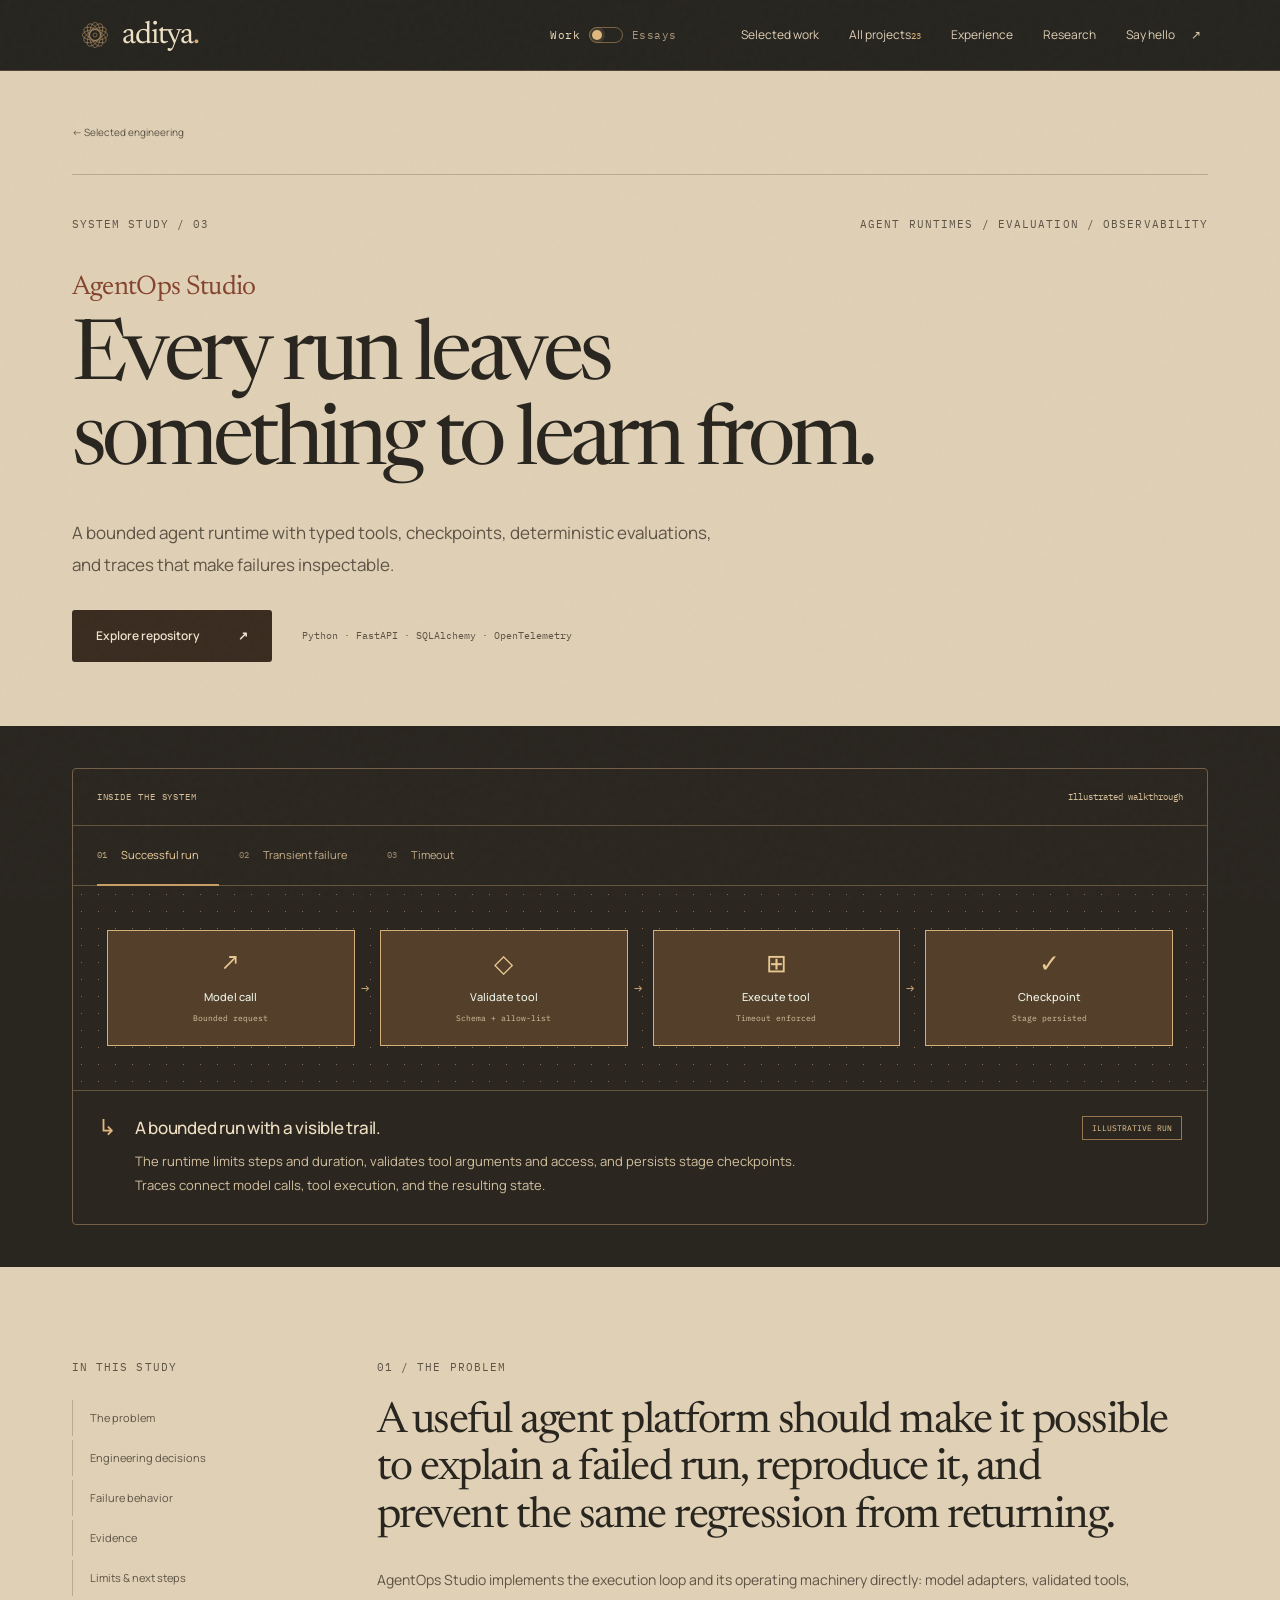
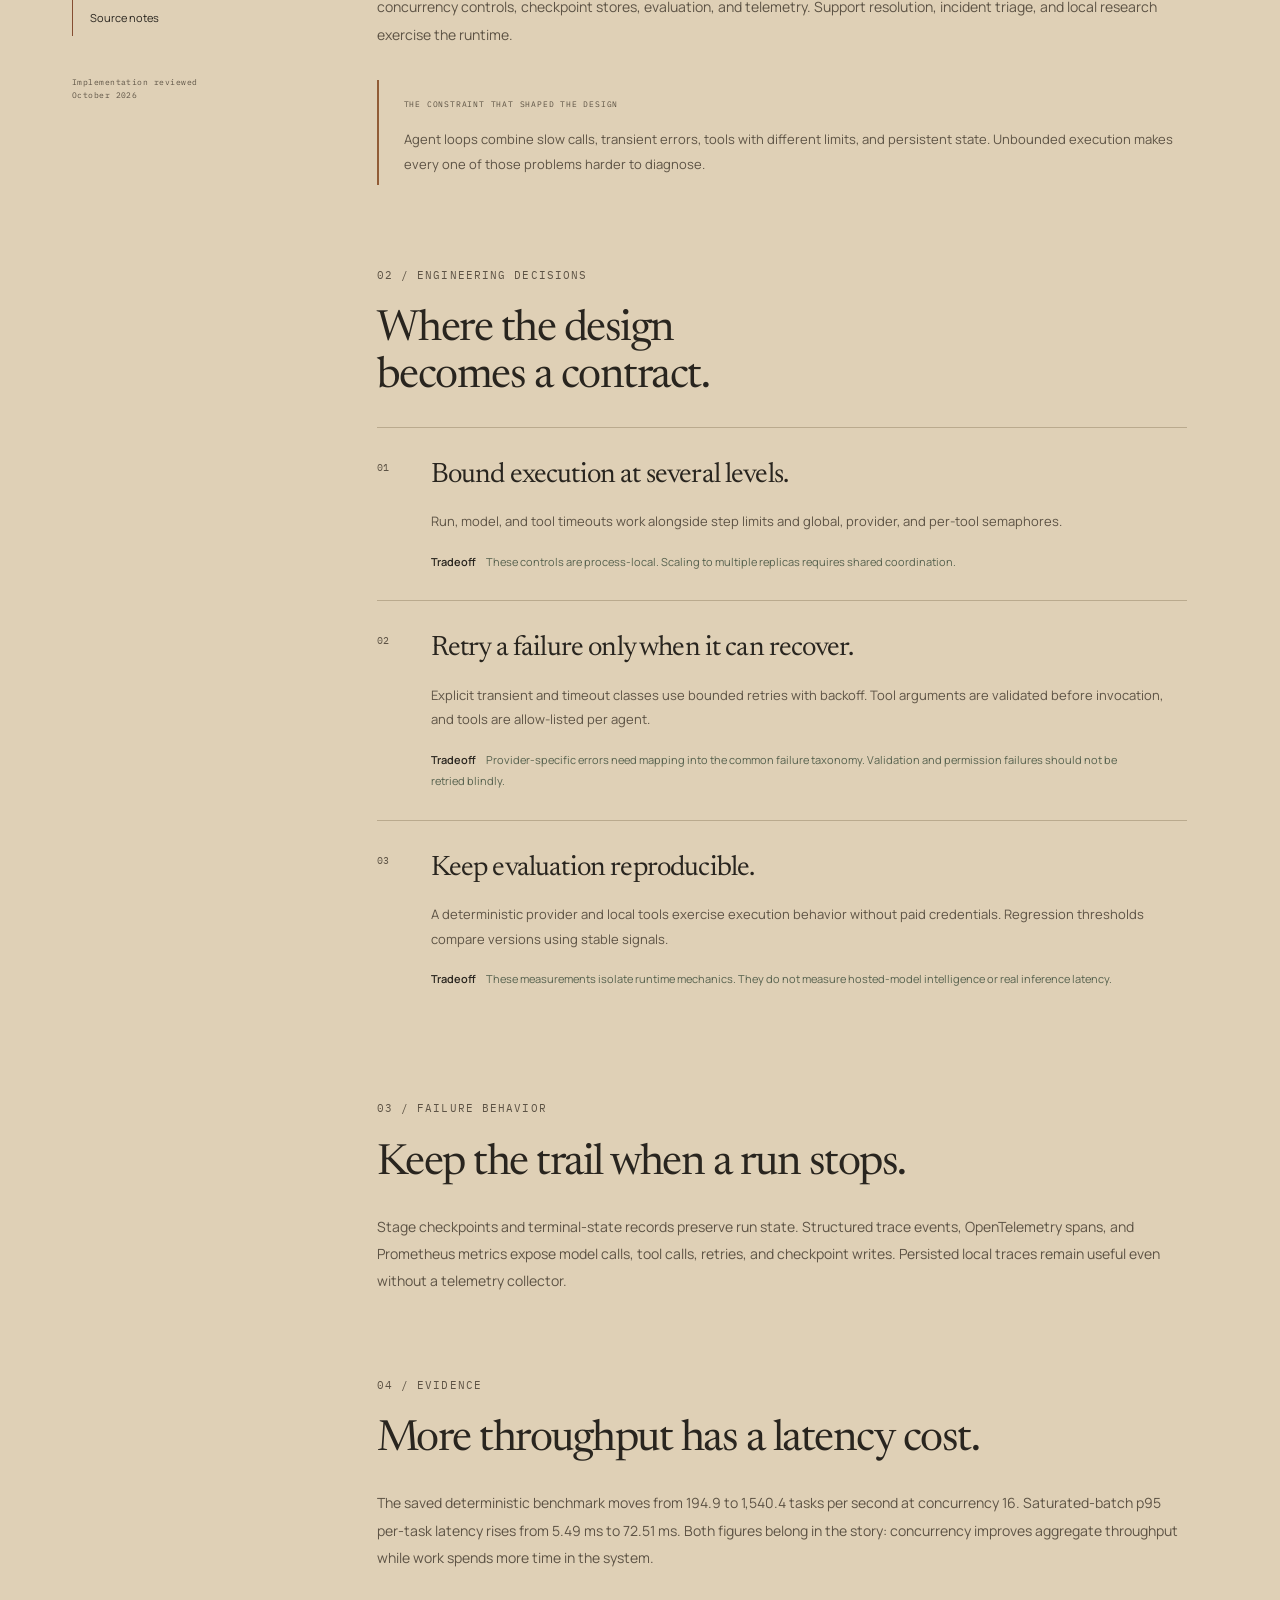
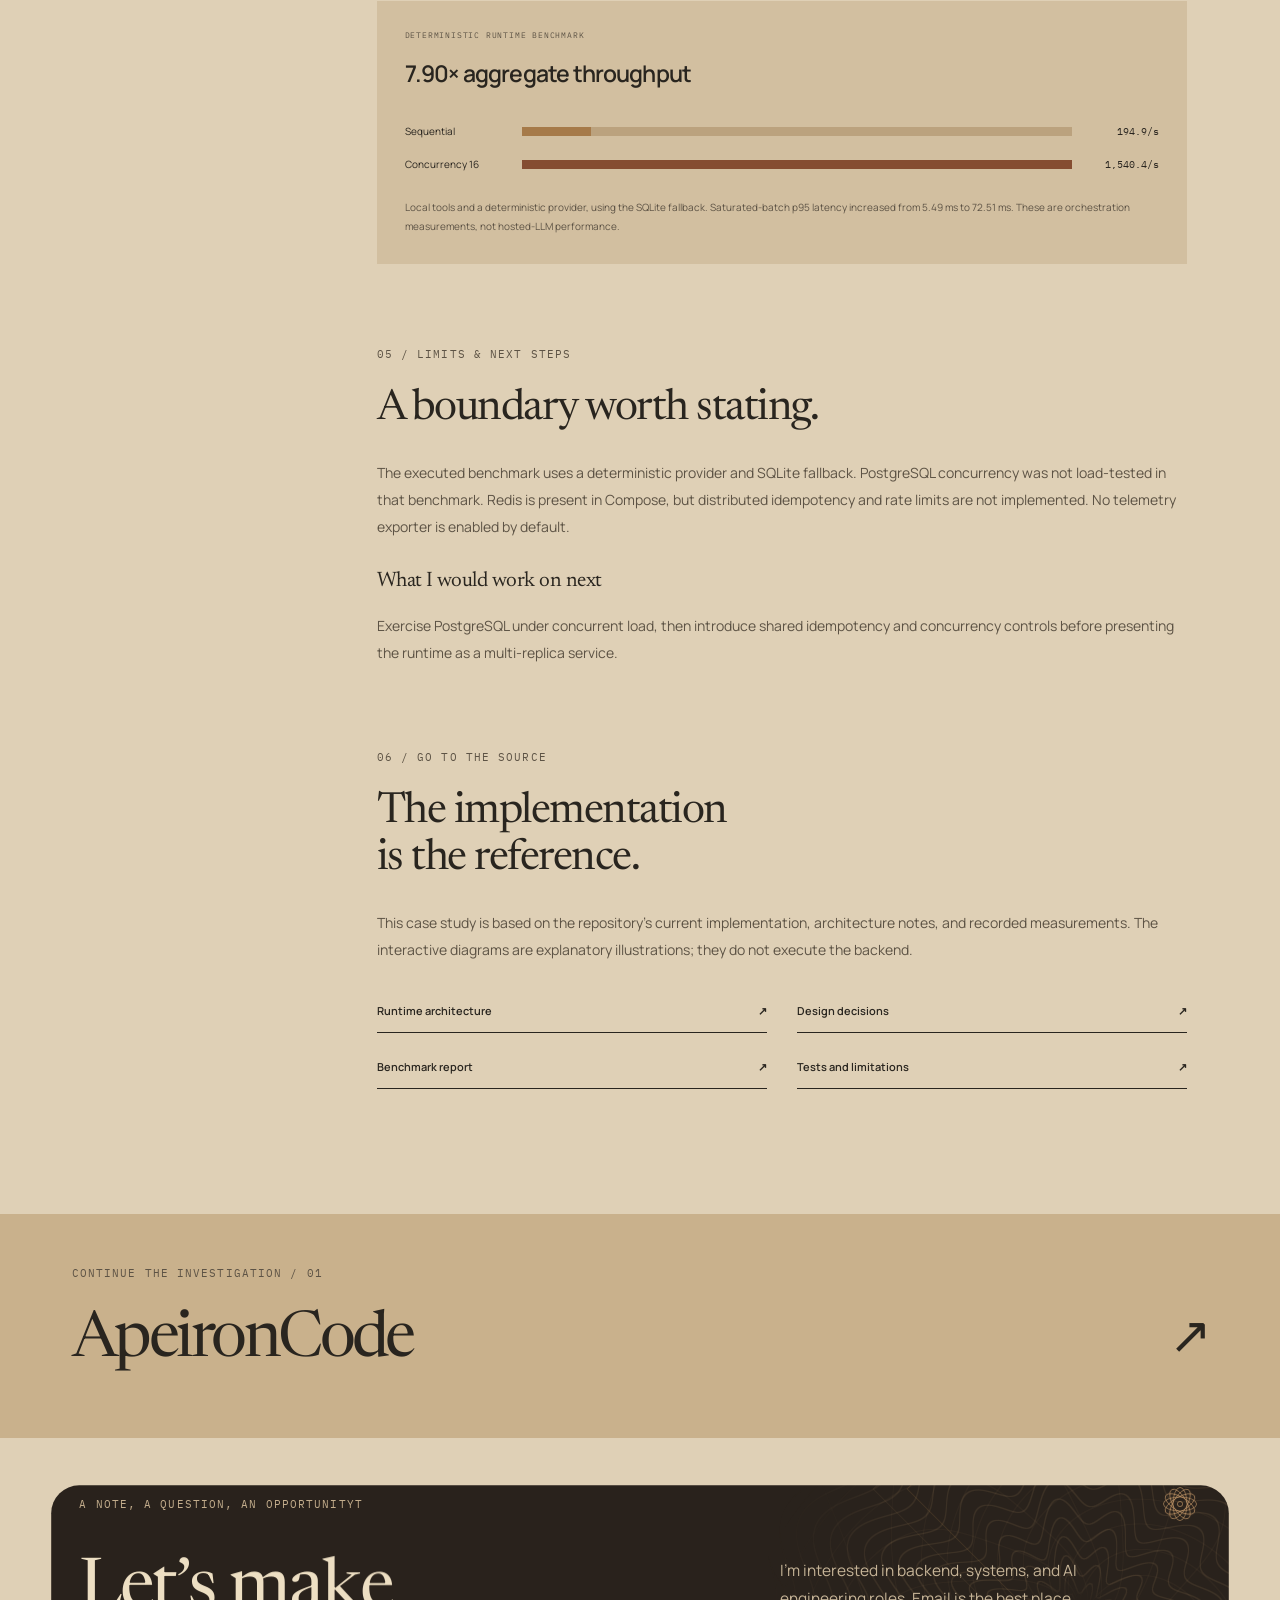
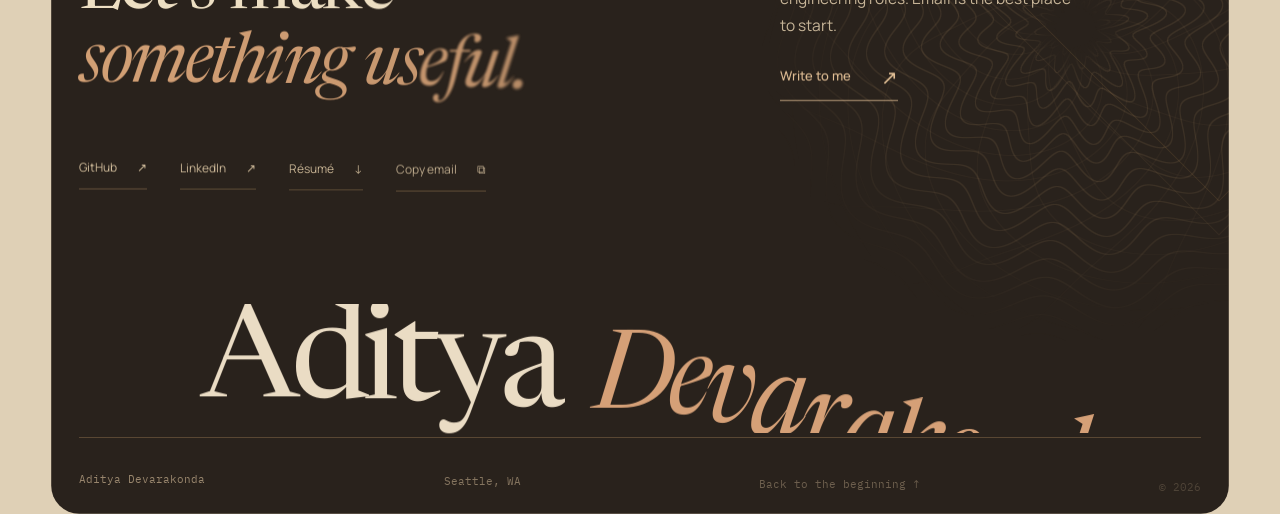
<file: work/agentops-studio/index.html>
<!doctype html>
<html lang="en"><head><meta charset="utf-8"><meta name="viewport" content="width=device-width,initial-scale=1"><meta name="theme-color" content="#221f1b">
<title>AgentOps Studio — Aditya Devarakonda</title><meta name="description" content="A bounded agent runtime with typed tools, checkpoints, deterministic evaluations, and traces that make failures inspectable."><link rel="canonical" href="https://adityavasanth18.github.io/work/agentops-studio/">
<meta property="og:type" content="website"><meta property="og:title" content="AgentOps Studio — Aditya Devarakonda"><meta property="og:description" content="A bounded agent runtime with typed tools, checkpoints, deterministic evaluations, and traces that make failures inspectable."><meta property="og:url" content="https://adityavasanth18.github.io/work/agentops-studio/"><meta property="og:image" content="https://adityavasanth18.github.io/assets/social.png"><meta property="og:image:width" content="1200"><meta property="og:image:height" content="630"><meta name="twitter:card" content="summary_large_image">
<noscript><style>.menu-toggle{display:none}.site-header nav{display:flex;position:static;flex-wrap:wrap}.nav-wrap{flex-wrap:wrap}.collection-tools,.collection-status,.atlas-nodes{display:none}</style></noscript><link rel="icon" type="image/svg+xml" href="/assets/favicon.svg?v=e9a37b15d6"><link rel="preload" href="/assets/manrope.woff" as="font" type="font/woff" crossorigin><link rel="preload" href="/assets/newsreader.woff" as="font" type="font/woff" crossorigin><link rel="stylesheet" href="/assets/styles.css?v=e9a37b15d6"><link rel="stylesheet" href="/assets/folio.css?v=e9a37b15d6"><link rel="stylesheet" href="/assets/upscale.css?v=u2"><link rel="stylesheet" href="/assets/motion.css?v=m3"><script>(function(r){if(matchMedia("(prefers-reduced-motion: reduce)").matches)return;r.classList.add("m");try{if(sessionStorage.getItem("curtain")){r.classList.add("curtain-in");sessionStorage.removeItem("curtain")}else if(/^\/(index\.html)?$/.test(location.pathname)&&!sessionStorage.getItem("ad-seen")){r.classList.add("intro")}}catch(e){}setTimeout(function(){if(!window.__motion)r.classList.remove("m","curtain-in","intro")},3500)})(document.documentElement)</script><script defer src="/assets/app.js?v=e9a37b15d6"></script><script defer src="/assets/vendor/gsap.min.js"></script><script defer src="/assets/vendor/ScrollTrigger.min.js"></script><script defer src="/assets/vendor/SplitText.min.js"></script><script defer src="/assets/vendor/DrawSVGPlugin.min.js"></script><script defer src="/assets/vendor/lenis.min.js"></script><script defer src="/assets/guilloche.js?v=g1"></script><script defer src="/assets/motion.js?v=m3"></script>
</head><body class="case-page" id="top"><a class="skip-link" href="#main">Skip to content</a><header class="site-header"><div class="nav-wrap"><a class="wordmark" href="/" aria-label="Aditya Devarakonda, home"><span class="brand-emblem"><svg viewBox="0 0 48 48" aria-hidden="true"><g fill="none" stroke="currentColor" stroke-width=".65"><ellipse cx="24" cy="24" rx="8" ry="19" transform="rotate(0 24 24)"/><ellipse cx="24" cy="24" rx="8" ry="19" transform="rotate(30 24 24)"/><ellipse cx="24" cy="24" rx="8" ry="19" transform="rotate(60 24 24)"/><ellipse cx="24" cy="24" rx="8" ry="19" transform="rotate(90 24 24)"/><ellipse cx="24" cy="24" rx="8" ry="19" transform="rotate(120 24 24)"/><ellipse cx="24" cy="24" rx="8" ry="19" transform="rotate(150 24 24)"/><circle cx="24" cy="24" r="3"/></g></svg></span><span class="brand-name">aditya<span>.</span></span></a><div class="site-switch" role="navigation" aria-label="Choose a site"><a class="switch-side" href="/" data-side="work" aria-current="page">Work</a><a class="switch-track" href="/essays/" aria-hidden="true" tabindex="-1"><span class="switch-knob"></span></a><a class="switch-side" href="/essays/" data-side="essays">Essays</a></div><button type="button" class="menu-toggle" aria-expanded="false" aria-controls="main-navigation">Menu <span aria-hidden="true">+</span></button><nav id="main-navigation" aria-label="Main navigation"><a href="/#work">Selected work</a><a href="/#all-projects">All projects <small>23</small></a><a href="/#experience">Experience</a><a href="/#research">Research</a><a href="/#contact">Say hello <span aria-hidden="true">↗</span></a></nav></div></header><main id="main"><section class="case-hero container"><a class="back-link" href="/#work">← Selected engineering</a><div class="case-meta"><span class="eyebrow">System study / 03</span><span class="eyebrow">Agent runtimes / evaluation / observability</span></div><p class="case-project-name">AgentOps Studio</p><h1>Every run leaves<br> something to learn from.</h1><p class="case-summary">A bounded agent runtime with typed tools, checkpoints, deterministic evaluations, and traces that make failures inspectable.</p><div class="case-links"><a class="button button-dark" href="https://github.com/Adityavasanth18/agentops-studio" target="_blank" rel="noopener noreferrer">Explore repository <span aria-hidden="true">↗</span></a><span class="stack-line">Python · FastAPI · SQLAlchemy · OpenTelemetry</span></div></section>
    <div class="case-explorer"><div class="container"><div class="explorer" data-explorer="agentops-studio">
      <div class="explorer-toolbar"><span class="eyebrow">Inside the system</span><span class="explorer-note">Illustrated walkthrough</span></div>
      <div class="explorer-tabs" role="tablist" aria-label="Explore agentops-studio"><button type="button" role="tab" id="agentops-studio-tab-normal" aria-controls="agentops-studio-panel" aria-selected="true" tabindex="0" data-mode="normal"><span>01</span>Successful run</button><button type="button" role="tab" id="agentops-studio-tab-retry" aria-controls="agentops-studio-panel" aria-selected="false" tabindex="-1" data-mode="retry"><span>02</span>Transient failure</button><button type="button" role="tab" id="agentops-studio-tab-timeout" aria-controls="agentops-studio-panel" aria-selected="false" tabindex="-1" data-mode="timeout"><span>03</span>Timeout</button></div>
      <div id="agentops-studio-panel" role="tabpanel" aria-labelledby="agentops-studio-tab-normal" tabindex="0">
        <div class="flow" aria-label="Workflow stages"><div class="flow-node" data-node="0"><span class="node-symbol" aria-hidden="true">↗</span><span class="node-name">Model call</span><small class="node-detail"></small></div><div class="flow-node" data-node="1"><span class="node-symbol" aria-hidden="true">◇</span><span class="node-name">Validate tool</span><small class="node-detail"></small></div><div class="flow-node" data-node="2"><span class="node-symbol" aria-hidden="true">⊞</span><span class="node-name">Execute tool</span><small class="node-detail"></small></div><div class="flow-node" data-node="3"><span class="node-symbol" aria-hidden="true">✓</span><span class="node-name">Checkpoint</span><small class="node-detail"></small></div></div>
        <div class="explorer-caption"><span class="caption-marker" aria-hidden="true">↳</span><div><h2 class="explorer-title">Explore the engineering decisions.</h2><p class="explorer-description">Select a layer to see what happens inside the system. This diagram explains the architecture; it does not execute the project.</p></div><span class="explorer-state">READ THE SYSTEM</span></div>
      </div><noscript><p class="no-js-note">The diagram shows the primary workflow. Enable JavaScript to explore alternative paths, or read the full case study below.</p></noscript>
    </div></div></div>
    <div class="container case-body"><aside class="case-sidebar"><span class="eyebrow">In this study</span><nav aria-label="Case study sections"><a href="#problem">The problem</a><a href="#decisions">Engineering decisions</a><a href="#failure">Failure behavior</a><a href="#evidence">Evidence</a><a href="#limits">Limits & next steps</a><a href="#sources">Source notes</a></nav><span class="sidebar-note">Implementation reviewed<br> October 2026</span></aside>
    <div class="case-content"><section id="problem"><span class="eyebrow">01 / The problem</span><h2>A useful agent platform should make it possible to explain a failed run, reproduce it, and prevent the same regression from returning.</h2><p>AgentOps Studio implements the execution loop and its operating machinery directly: model adapters, validated tools, concurrency controls, checkpoint stores, evaluation, and telemetry. Support resolution, incident triage, and local research exercise the runtime.</p><div class="constraint"><span class="eyebrow">The constraint that shaped the design</span><p>Agent loops combine slow calls, transient errors, tools with different limits, and persistent state. Unbounded execution makes every one of those problems harder to diagnose.</p></div></section>
    <section id="decisions"><span class="eyebrow">02 / Engineering decisions</span><h2>Where the design<br> becomes a contract.</h2><article class="decision"><span class="decision-number mono">01</span><div><h3>Bound execution at several levels.</h3><p>Run, model, and tool timeouts work alongside step limits and global, provider, and per-tool semaphores.</p><p class="tradeoff"><span>Tradeoff</span> These controls are process-local. Scaling to multiple replicas requires shared coordination.</p></div></article><article class="decision"><span class="decision-number mono">02</span><div><h3>Retry a failure only when it can recover.</h3><p>Explicit transient and timeout classes use bounded retries with backoff. Tool arguments are validated before invocation, and tools are allow-listed per agent.</p><p class="tradeoff"><span>Tradeoff</span> Provider-specific errors need mapping into the common failure taxonomy. Validation and permission failures should not be retried blindly.</p></div></article><article class="decision"><span class="decision-number mono">03</span><div><h3>Keep evaluation reproducible.</h3><p>A deterministic provider and local tools exercise execution behavior without paid credentials. Regression thresholds compare versions using stable signals.</p><p class="tradeoff"><span>Tradeoff</span> These measurements isolate runtime mechanics. They do not measure hosted-model intelligence or real inference latency.</p></div></article></section>
    <section id="failure"><span class="eyebrow">03 / Failure behavior</span><h2>Keep the trail when a run stops.</h2><p>Stage checkpoints and terminal-state records preserve run state. Structured trace events, OpenTelemetry spans, and Prometheus metrics expose model calls, tool calls, retries, and checkpoint writes. Persisted local traces remain useful even without a telemetry collector.</p></section>
    <section id="evidence"><span class="eyebrow">04 / Evidence</span><h2>More throughput has a latency cost.</h2><p>The saved deterministic benchmark moves from 194.9 to 1,540.4 tasks per second at concurrency 16. Saturated-batch p95 per-task latency rises from 5.49 ms to 72.51 ms. Both figures belong in the story: concurrency improves aggregate throughput while work spends more time in the system.</p><div class="benchmark"><div class="benchmark-header"><span class="eyebrow">Deterministic runtime benchmark</span><strong>7.90× aggregate throughput</strong></div><div class="benchmark-row"><span>Sequential</span><div class="bar-track"><i style="width:12.65%"></i></div><strong>194.9/s</strong></div><div class="benchmark-row"><span>Concurrency 16</span><div class="bar-track"><i style="width:100%"></i></div><strong>1,540.4/s</strong></div><p>Local tools and a deterministic provider, using the SQLite fallback. Saturated-batch p95 latency increased from 5.49 ms to 72.51 ms. These are orchestration measurements, not hosted-LLM performance.</p></div></section>
    <section id="limits"><span class="eyebrow">05 / Limits & next steps</span><h2>A boundary worth stating.</h2><p>The executed benchmark uses a deterministic provider and SQLite fallback. PostgreSQL concurrency was not load-tested in that benchmark. Redis is present in Compose, but distributed idempotency and rate limits are not implemented. No telemetry exporter is enabled by default.</p><h3>What I would work on next</h3><p>Exercise PostgreSQL under concurrent load, then introduce shared idempotency and concurrency controls before presenting the runtime as a multi-replica service.</p></section>
    <section id="sources" class="case-sources"><span class="eyebrow">06 / Go to the source</span><h2>The implementation<br> is the reference.</h2><p>This case study is based on the repository’s current implementation, architecture notes, and recorded measurements. The interactive diagrams are explanatory illustrations; they do not execute the backend.</p><div class="source-links"><a class="text-link" href="https://github.com/Adityavasanth18/agentops-studio/blob/main/docs/ARCHITECTURE.md" target="_blank" rel="noopener noreferrer">Runtime architecture <span aria-hidden="true">↗</span></a><a class="text-link" href="https://github.com/Adityavasanth18/agentops-studio/blob/main/docs/DESIGN_DECISIONS.md" target="_blank" rel="noopener noreferrer">Design decisions <span aria-hidden="true">↗</span></a><a class="text-link" href="https://github.com/Adityavasanth18/agentops-studio/blob/main/benchmarks/REPORT.md" target="_blank" rel="noopener noreferrer">Benchmark report <span aria-hidden="true">↗</span></a><a class="text-link" href="https://github.com/Adityavasanth18/agentops-studio/blob/main/README.md" target="_blank" rel="noopener noreferrer">Tests and limitations <span aria-hidden="true">↗</span></a></div></section></div></div>
    <a class="next-project" href="/work/apeironcode/"><div class="container"><span class="eyebrow">Continue the investigation / 01</span><span class="next-project-name">ApeironCode <span aria-hidden="true">↗</span></span></div></a></main><footer id="contact" class="folio-contact"><div class="paper-section"><div class="contact-prelude"><span class="eyebrow">A note, a question, an opportunity.</span><span class="contact-emblem"><svg viewBox="0 0 48 48" aria-hidden="true"><g fill="none" stroke="currentColor" stroke-width=".65"><ellipse cx="24" cy="24" rx="8" ry="19" transform="rotate(0 24 24)"/><ellipse cx="24" cy="24" rx="8" ry="19" transform="rotate(30 24 24)"/><ellipse cx="24" cy="24" rx="8" ry="19" transform="rotate(60 24 24)"/><ellipse cx="24" cy="24" rx="8" ry="19" transform="rotate(90 24 24)"/><ellipse cx="24" cy="24" rx="8" ry="19" transform="rotate(120 24 24)"/><ellipse cx="24" cy="24" rx="8" ry="19" transform="rotate(150 24 24)"/><circle cx="24" cy="24" r="3"/></g></svg></span></div><div class="folio-contact-main"><h2>Let’s make<br><em>something useful.</em></h2><div><p>I’m interested in backend, systems, and AI engineering roles. Email is the best place to start.</p><a class="folio-cta" href="mailto:adityavdevarakonda@gmail.com">Write to me <span aria-hidden="true">↗</span></a></div></div><div class="contact-links"><a class="text-link" href="https://github.com/Adityavasanth18" target="_blank" rel="noopener noreferrer">GitHub <span aria-hidden="true">↗</span></a><a class="text-link" href="https://www.linkedin.com/in/aditya-devarakonda-18768a339" target="_blank" rel="noopener noreferrer">LinkedIn <span aria-hidden="true">↗</span></a><a href="/assets/Aditya-Devarakonda-Resume.pdf" class="text-link" download>Résumé <span aria-hidden="true">↓</span></a><button class="text-link copy-email" type="button" data-email="adityavdevarakonda@gmail.com">Copy email <span aria-hidden="true">⧉</span></button></div><div class="folio-colophon"><span>Aditya Devarakonda</span><span>Seattle, WA</span><a href="#top">Back to the beginning ↑</a><span>© 2026</span></div></div></footer><div class="toast" role="status" aria-live="polite"></div></body></html>
</file>
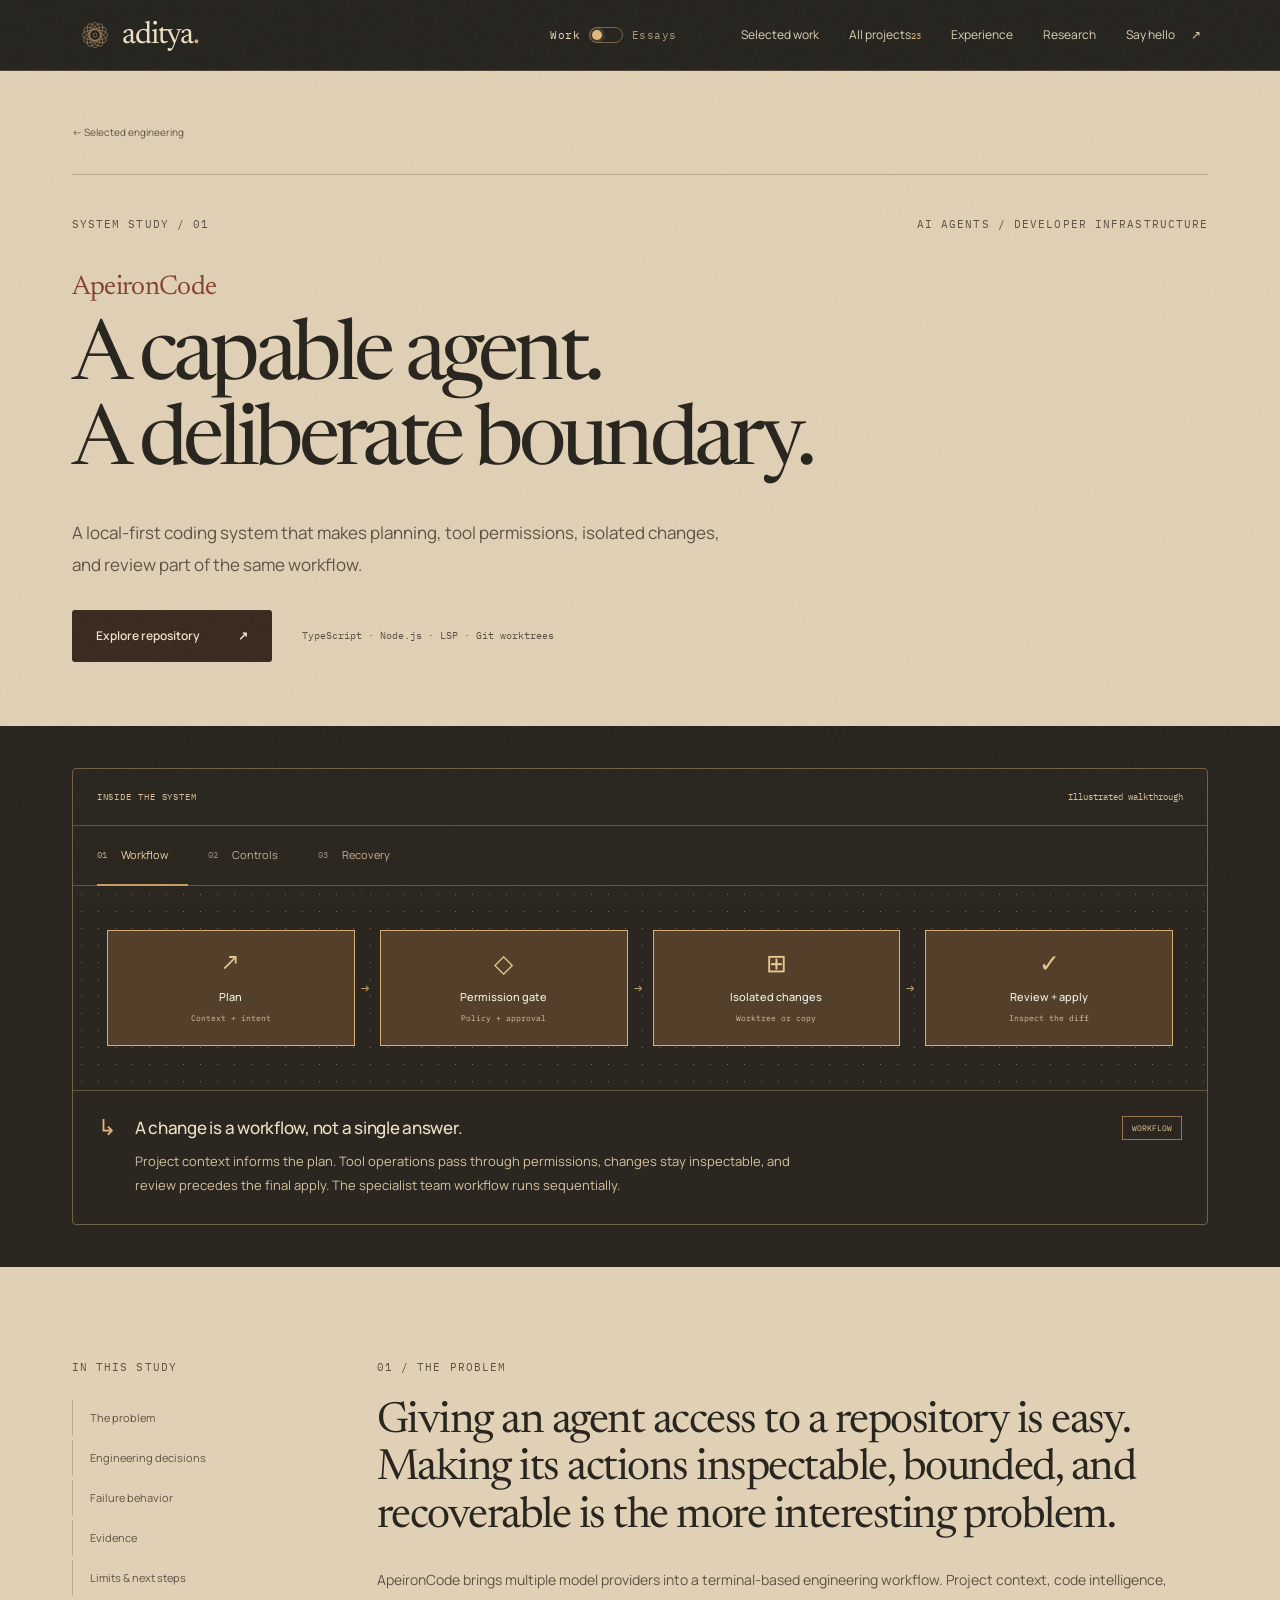
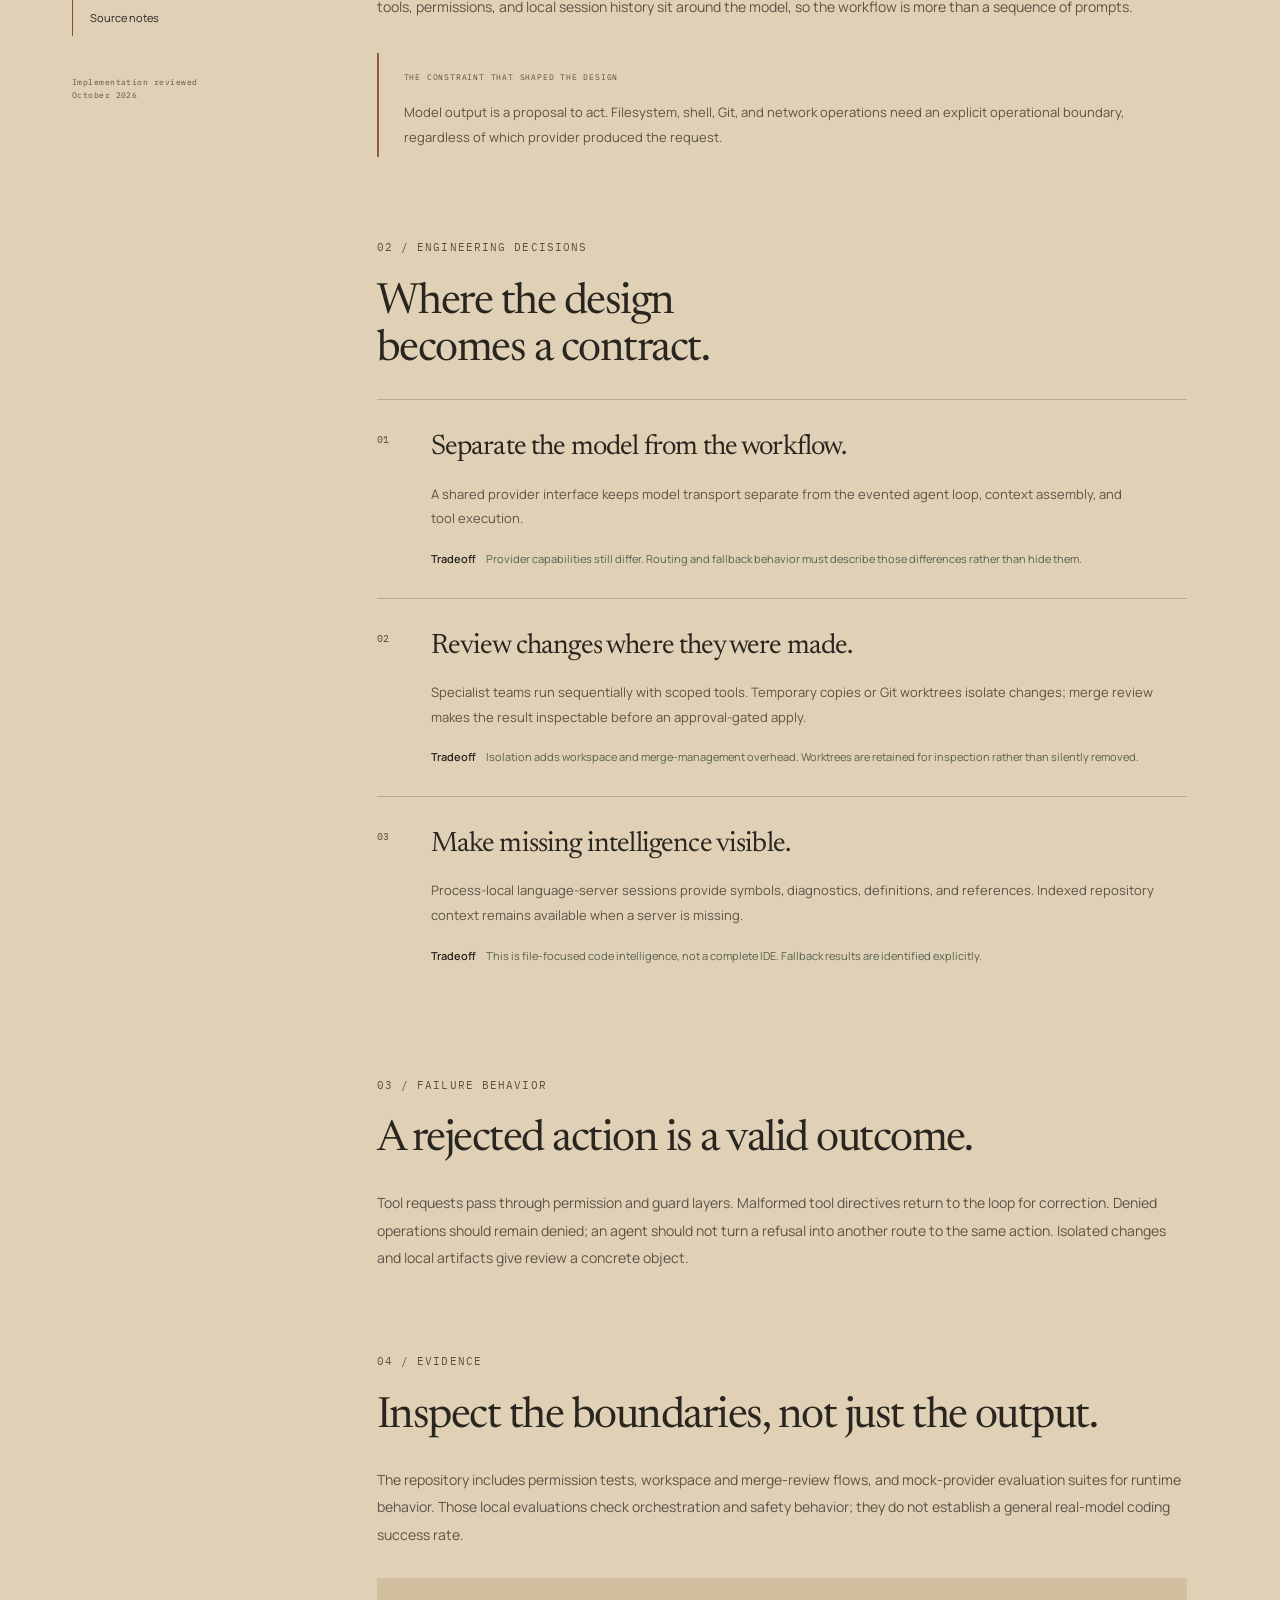
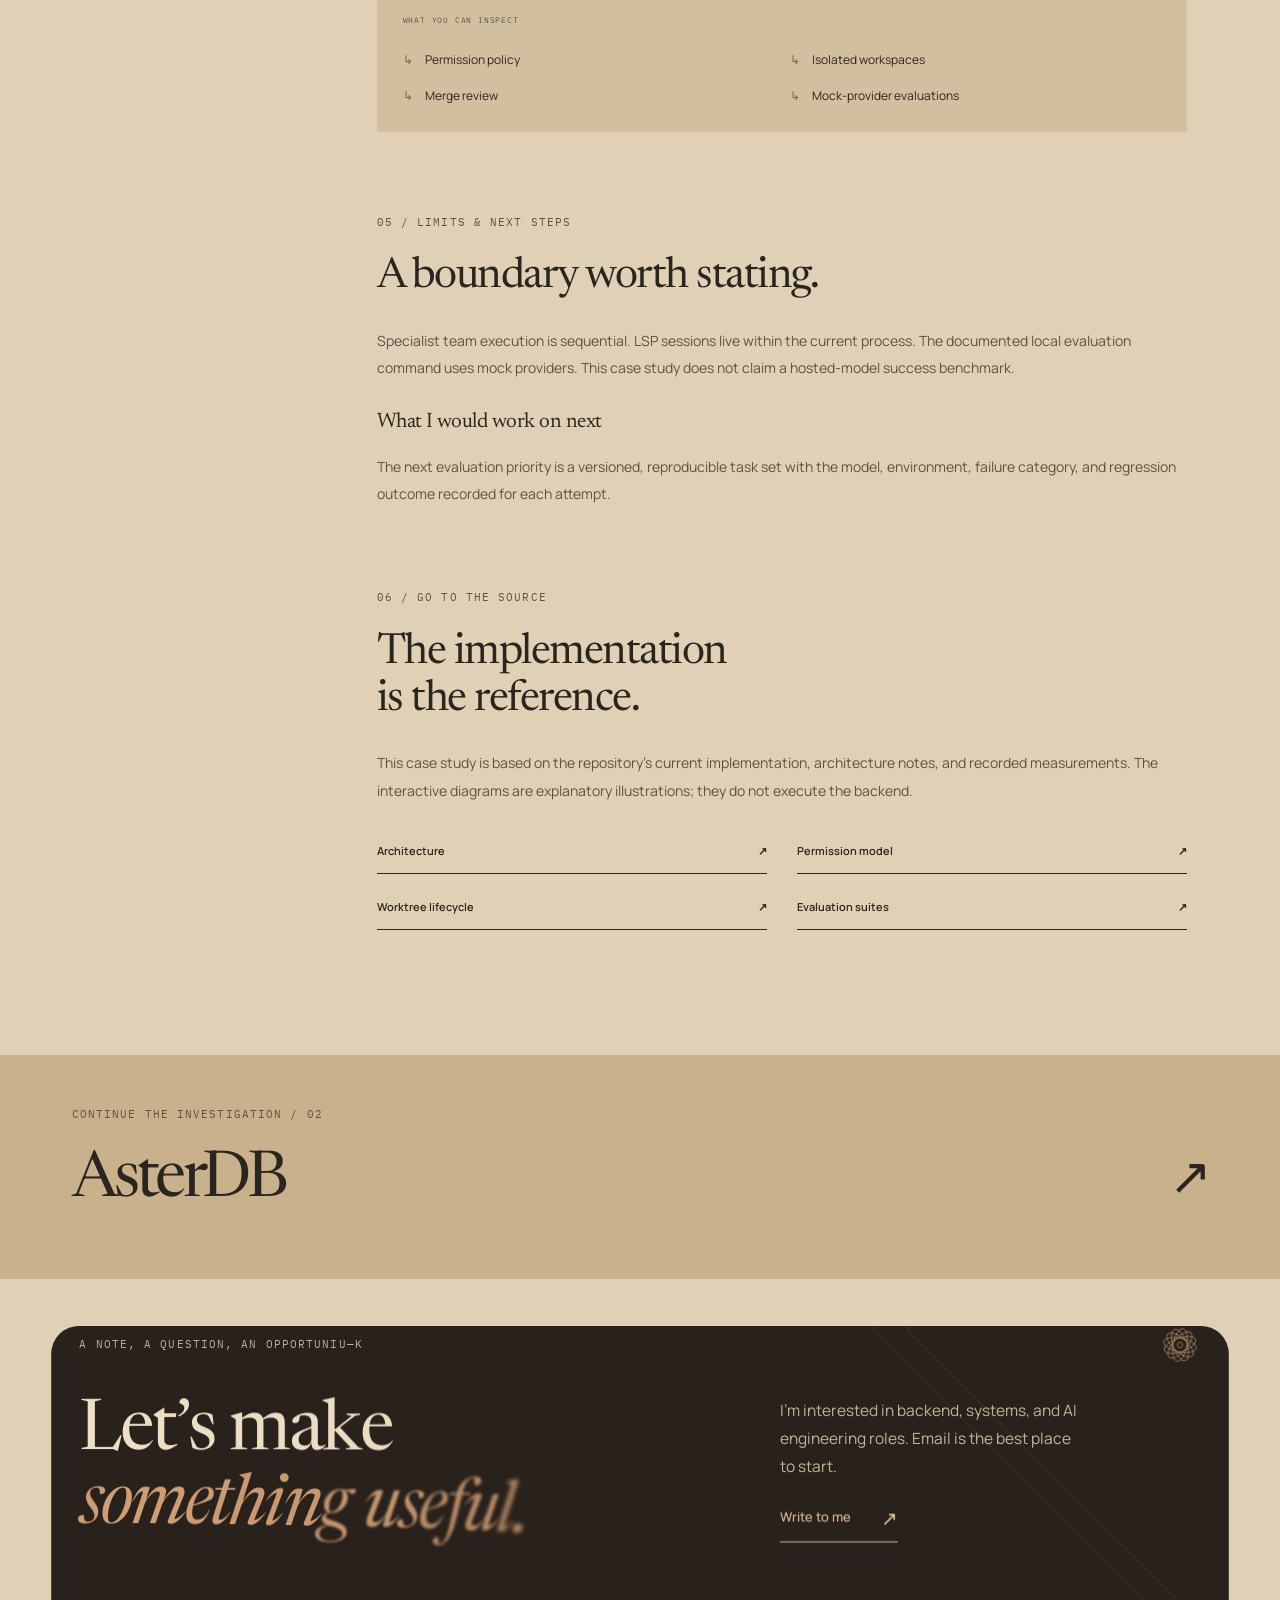
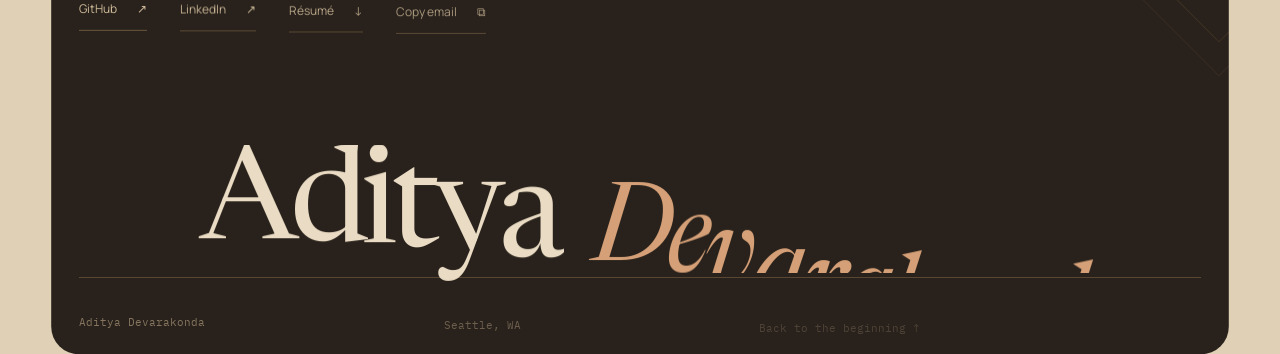
<file: work/apeironcode/index.html>
<!doctype html>
<html lang="en"><head><meta charset="utf-8"><meta name="viewport" content="width=device-width,initial-scale=1"><meta name="theme-color" content="#221f1b">
<title>ApeironCode — Aditya Devarakonda</title><meta name="description" content="A local-first coding system that makes planning, tool permissions, isolated changes, and review part of the same workflow."><link rel="canonical" href="https://adityavasanth18.github.io/work/apeironcode/">
<meta property="og:type" content="website"><meta property="og:title" content="ApeironCode — Aditya Devarakonda"><meta property="og:description" content="A local-first coding system that makes planning, tool permissions, isolated changes, and review part of the same workflow."><meta property="og:url" content="https://adityavasanth18.github.io/work/apeironcode/"><meta property="og:image" content="https://adityavasanth18.github.io/assets/social.png"><meta property="og:image:width" content="1200"><meta property="og:image:height" content="630"><meta name="twitter:card" content="summary_large_image">
<noscript><style>.menu-toggle{display:none}.site-header nav{display:flex;position:static;flex-wrap:wrap}.nav-wrap{flex-wrap:wrap}.collection-tools,.collection-status,.atlas-nodes{display:none}</style></noscript><link rel="icon" type="image/svg+xml" href="/assets/favicon.svg?v=e9a37b15d6"><link rel="preload" href="/assets/manrope.woff" as="font" type="font/woff" crossorigin><link rel="preload" href="/assets/newsreader.woff" as="font" type="font/woff" crossorigin><link rel="stylesheet" href="/assets/styles.css?v=e9a37b15d6"><link rel="stylesheet" href="/assets/folio.css?v=e9a37b15d6"><link rel="stylesheet" href="/assets/upscale.css?v=u2"><link rel="stylesheet" href="/assets/motion.css?v=m3"><script>(function(r){if(matchMedia("(prefers-reduced-motion: reduce)").matches)return;r.classList.add("m");try{if(sessionStorage.getItem("curtain")){r.classList.add("curtain-in");sessionStorage.removeItem("curtain")}else if(/^\/(index\.html)?$/.test(location.pathname)&&!sessionStorage.getItem("ad-seen")){r.classList.add("intro")}}catch(e){}setTimeout(function(){if(!window.__motion)r.classList.remove("m","curtain-in","intro")},3500)})(document.documentElement)</script><script defer src="/assets/app.js?v=e9a37b15d6"></script><script defer src="/assets/vendor/gsap.min.js"></script><script defer src="/assets/vendor/ScrollTrigger.min.js"></script><script defer src="/assets/vendor/SplitText.min.js"></script><script defer src="/assets/vendor/DrawSVGPlugin.min.js"></script><script defer src="/assets/vendor/lenis.min.js"></script><script defer src="/assets/guilloche.js?v=g1"></script><script defer src="/assets/motion.js?v=m3"></script>
</head><body class="case-page" id="top"><a class="skip-link" href="#main">Skip to content</a><header class="site-header"><div class="nav-wrap"><a class="wordmark" href="/" aria-label="Aditya Devarakonda, home"><span class="brand-emblem"><svg viewBox="0 0 48 48" aria-hidden="true"><g fill="none" stroke="currentColor" stroke-width=".65"><ellipse cx="24" cy="24" rx="8" ry="19" transform="rotate(0 24 24)"/><ellipse cx="24" cy="24" rx="8" ry="19" transform="rotate(30 24 24)"/><ellipse cx="24" cy="24" rx="8" ry="19" transform="rotate(60 24 24)"/><ellipse cx="24" cy="24" rx="8" ry="19" transform="rotate(90 24 24)"/><ellipse cx="24" cy="24" rx="8" ry="19" transform="rotate(120 24 24)"/><ellipse cx="24" cy="24" rx="8" ry="19" transform="rotate(150 24 24)"/><circle cx="24" cy="24" r="3"/></g></svg></span><span class="brand-name">aditya<span>.</span></span></a><div class="site-switch" role="navigation" aria-label="Choose a site"><a class="switch-side" href="/" data-side="work" aria-current="page">Work</a><a class="switch-track" href="/essays/" aria-hidden="true" tabindex="-1"><span class="switch-knob"></span></a><a class="switch-side" href="/essays/" data-side="essays">Essays</a></div><button type="button" class="menu-toggle" aria-expanded="false" aria-controls="main-navigation">Menu <span aria-hidden="true">+</span></button><nav id="main-navigation" aria-label="Main navigation"><a href="/#work">Selected work</a><a href="/#all-projects">All projects <small>23</small></a><a href="/#experience">Experience</a><a href="/#research">Research</a><a href="/#contact">Say hello <span aria-hidden="true">↗</span></a></nav></div></header><main id="main"><section class="case-hero container"><a class="back-link" href="/#work">← Selected engineering</a><div class="case-meta"><span class="eyebrow">System study / 01</span><span class="eyebrow">AI agents / developer infrastructure</span></div><p class="case-project-name">ApeironCode</p><h1>A capable agent.<br> A deliberate boundary.</h1><p class="case-summary">A local-first coding system that makes planning, tool permissions, isolated changes, and review part of the same workflow.</p><div class="case-links"><a class="button button-dark" href="https://github.com/Adityavasanth18/ApeironCode" target="_blank" rel="noopener noreferrer">Explore repository <span aria-hidden="true">↗</span></a><span class="stack-line">TypeScript · Node.js · LSP · Git worktrees</span></div></section>
    <div class="case-explorer"><div class="container"><div class="explorer" data-explorer="apeironcode">
      <div class="explorer-toolbar"><span class="eyebrow">Inside the system</span><span class="explorer-note">Illustrated walkthrough</span></div>
      <div class="explorer-tabs" role="tablist" aria-label="Explore apeironcode"><button type="button" role="tab" id="apeironcode-tab-workflow" aria-controls="apeironcode-panel" aria-selected="true" tabindex="0" data-mode="workflow"><span>01</span>Workflow</button><button type="button" role="tab" id="apeironcode-tab-control" aria-controls="apeironcode-panel" aria-selected="false" tabindex="-1" data-mode="control"><span>02</span>Controls</button><button type="button" role="tab" id="apeironcode-tab-recovery" aria-controls="apeironcode-panel" aria-selected="false" tabindex="-1" data-mode="recovery"><span>03</span>Recovery</button></div>
      <div id="apeironcode-panel" role="tabpanel" aria-labelledby="apeironcode-tab-workflow" tabindex="0">
        <div class="flow" aria-label="Workflow stages"><div class="flow-node" data-node="0"><span class="node-symbol" aria-hidden="true">↗</span><span class="node-name">Plan</span><small class="node-detail"></small></div><div class="flow-node" data-node="1"><span class="node-symbol" aria-hidden="true">◇</span><span class="node-name">Permission gate</span><small class="node-detail"></small></div><div class="flow-node" data-node="2"><span class="node-symbol" aria-hidden="true">⊞</span><span class="node-name">Isolated changes</span><small class="node-detail"></small></div><div class="flow-node" data-node="3"><span class="node-symbol" aria-hidden="true">✓</span><span class="node-name">Review + apply</span><small class="node-detail"></small></div></div>
        <div class="explorer-caption"><span class="caption-marker" aria-hidden="true">↳</span><div><h2 class="explorer-title">Explore the engineering decisions.</h2><p class="explorer-description">Select a layer to see what happens inside the system. This diagram explains the architecture; it does not execute the project.</p></div><span class="explorer-state">READ THE SYSTEM</span></div>
      </div><noscript><p class="no-js-note">The diagram shows the primary workflow. Enable JavaScript to explore alternative paths, or read the full case study below.</p></noscript>
    </div></div></div>
    <div class="container case-body"><aside class="case-sidebar"><span class="eyebrow">In this study</span><nav aria-label="Case study sections"><a href="#problem">The problem</a><a href="#decisions">Engineering decisions</a><a href="#failure">Failure behavior</a><a href="#evidence">Evidence</a><a href="#limits">Limits & next steps</a><a href="#sources">Source notes</a></nav><span class="sidebar-note">Implementation reviewed<br> October 2026</span></aside>
    <div class="case-content"><section id="problem"><span class="eyebrow">01 / The problem</span><h2>Giving an agent access to a repository is easy. Making its actions inspectable, bounded, and recoverable is the more interesting problem.</h2><p>ApeironCode brings multiple model providers into a terminal-based engineering workflow. Project context, code intelligence, tools, permissions, and local session history sit around the model, so the workflow is more than a sequence of prompts.</p><div class="constraint"><span class="eyebrow">The constraint that shaped the design</span><p>Model output is a proposal to act. Filesystem, shell, Git, and network operations need an explicit operational boundary, regardless of which provider produced the request.</p></div></section>
    <section id="decisions"><span class="eyebrow">02 / Engineering decisions</span><h2>Where the design<br> becomes a contract.</h2><article class="decision"><span class="decision-number mono">01</span><div><h3>Separate the model from the workflow.</h3><p>A shared provider interface keeps model transport separate from the evented agent loop, context assembly, and tool execution.</p><p class="tradeoff"><span>Tradeoff</span> Provider capabilities still differ. Routing and fallback behavior must describe those differences rather than hide them.</p></div></article><article class="decision"><span class="decision-number mono">02</span><div><h3>Review changes where they were made.</h3><p>Specialist teams run sequentially with scoped tools. Temporary copies or Git worktrees isolate changes; merge review makes the result inspectable before an approval-gated apply.</p><p class="tradeoff"><span>Tradeoff</span> Isolation adds workspace and merge-management overhead. Worktrees are retained for inspection rather than silently removed.</p></div></article><article class="decision"><span class="decision-number mono">03</span><div><h3>Make missing intelligence visible.</h3><p>Process-local language-server sessions provide symbols, diagnostics, definitions, and references. Indexed repository context remains available when a server is missing.</p><p class="tradeoff"><span>Tradeoff</span> This is file-focused code intelligence, not a complete IDE. Fallback results are identified explicitly.</p></div></article></section>
    <section id="failure"><span class="eyebrow">03 / Failure behavior</span><h2>A rejected action is a valid outcome.</h2><p>Tool requests pass through permission and guard layers. Malformed tool directives return to the loop for correction. Denied operations should remain denied; an agent should not turn a refusal into another route to the same action. Isolated changes and local artifacts give review a concrete object.</p></section>
    <section id="evidence"><span class="eyebrow">04 / Evidence</span><h2>Inspect the boundaries, not just the output.</h2><p>The repository includes permission tests, workspace and merge-review flows, and mock-provider evaluation suites for runtime behavior. Those local evaluations check orchestration and safety behavior; they do not establish a general real-model coding success rate.</p><div class="evidence-links"><span class="eyebrow">What you can inspect</span><div><span>Permission policy</span><span>Isolated workspaces</span><span>Merge review</span><span>Mock-provider evaluations</span></div></div></section>
    <section id="limits"><span class="eyebrow">05 / Limits & next steps</span><h2>A boundary worth stating.</h2><p>Specialist team execution is sequential. LSP sessions live within the current process. The documented local evaluation command uses mock providers. This case study does not claim a hosted-model success benchmark.</p><h3>What I would work on next</h3><p>The next evaluation priority is a versioned, reproducible task set with the model, environment, failure category, and regression outcome recorded for each attempt.</p></section>
    <section id="sources" class="case-sources"><span class="eyebrow">06 / Go to the source</span><h2>The implementation<br> is the reference.</h2><p>This case study is based on the repository’s current implementation, architecture notes, and recorded measurements. The interactive diagrams are explanatory illustrations; they do not execute the backend.</p><div class="source-links"><a class="text-link" href="https://github.com/Adityavasanth18/ApeironCode/blob/main/docs/architecture.md" target="_blank" rel="noopener noreferrer">Architecture <span aria-hidden="true">↗</span></a><a class="text-link" href="https://github.com/Adityavasanth18/ApeironCode/blob/main/docs/permissions.md" target="_blank" rel="noopener noreferrer">Permission model <span aria-hidden="true">↗</span></a><a class="text-link" href="https://github.com/Adityavasanth18/ApeironCode/blob/main/docs/worktrees.md" target="_blank" rel="noopener noreferrer">Worktree lifecycle <span aria-hidden="true">↗</span></a><a class="text-link" href="https://github.com/Adityavasanth18/ApeironCode/blob/main/docs/evals.md" target="_blank" rel="noopener noreferrer">Evaluation suites <span aria-hidden="true">↗</span></a></div></section></div></div>
    <a class="next-project" href="/work/asterdb/"><div class="container"><span class="eyebrow">Continue the investigation / 02</span><span class="next-project-name">AsterDB <span aria-hidden="true">↗</span></span></div></a></main><footer id="contact" class="folio-contact"><div class="paper-section"><div class="contact-prelude"><span class="eyebrow">A note, a question, an opportunity.</span><span class="contact-emblem"><svg viewBox="0 0 48 48" aria-hidden="true"><g fill="none" stroke="currentColor" stroke-width=".65"><ellipse cx="24" cy="24" rx="8" ry="19" transform="rotate(0 24 24)"/><ellipse cx="24" cy="24" rx="8" ry="19" transform="rotate(30 24 24)"/><ellipse cx="24" cy="24" rx="8" ry="19" transform="rotate(60 24 24)"/><ellipse cx="24" cy="24" rx="8" ry="19" transform="rotate(90 24 24)"/><ellipse cx="24" cy="24" rx="8" ry="19" transform="rotate(120 24 24)"/><ellipse cx="24" cy="24" rx="8" ry="19" transform="rotate(150 24 24)"/><circle cx="24" cy="24" r="3"/></g></svg></span></div><div class="folio-contact-main"><h2>Let’s make<br><em>something useful.</em></h2><div><p>I’m interested in backend, systems, and AI engineering roles. Email is the best place to start.</p><a class="folio-cta" href="mailto:adityavdevarakonda@gmail.com">Write to me <span aria-hidden="true">↗</span></a></div></div><div class="contact-links"><a class="text-link" href="https://github.com/Adityavasanth18" target="_blank" rel="noopener noreferrer">GitHub <span aria-hidden="true">↗</span></a><a class="text-link" href="https://www.linkedin.com/in/aditya-devarakonda-18768a339" target="_blank" rel="noopener noreferrer">LinkedIn <span aria-hidden="true">↗</span></a><a href="/assets/Aditya-Devarakonda-Resume.pdf" class="text-link" download>Résumé <span aria-hidden="true">↓</span></a><button class="text-link copy-email" type="button" data-email="adityavdevarakonda@gmail.com">Copy email <span aria-hidden="true">⧉</span></button></div><div class="folio-colophon"><span>Aditya Devarakonda</span><span>Seattle, WA</span><a href="#top">Back to the beginning ↑</a><span>© 2026</span></div></div></footer><div class="toast" role="status" aria-live="polite"></div></body></html>
</file>
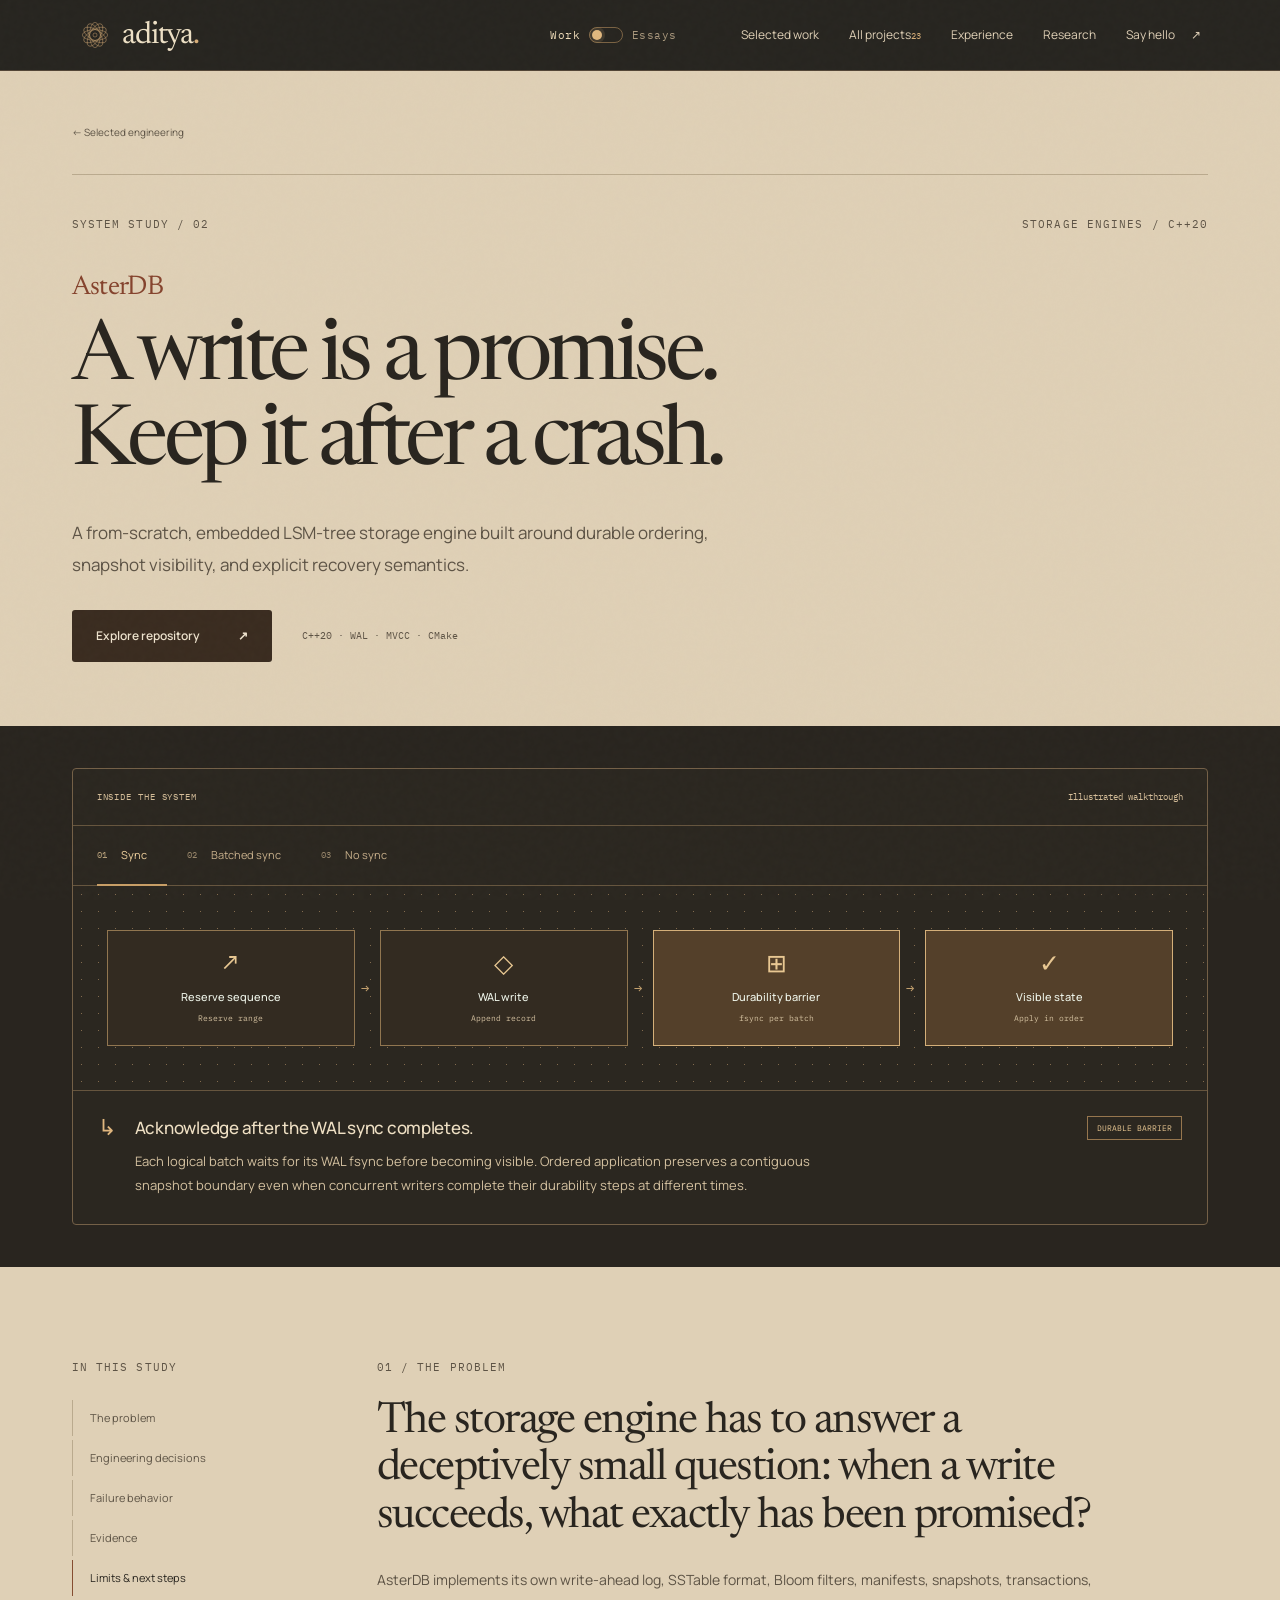
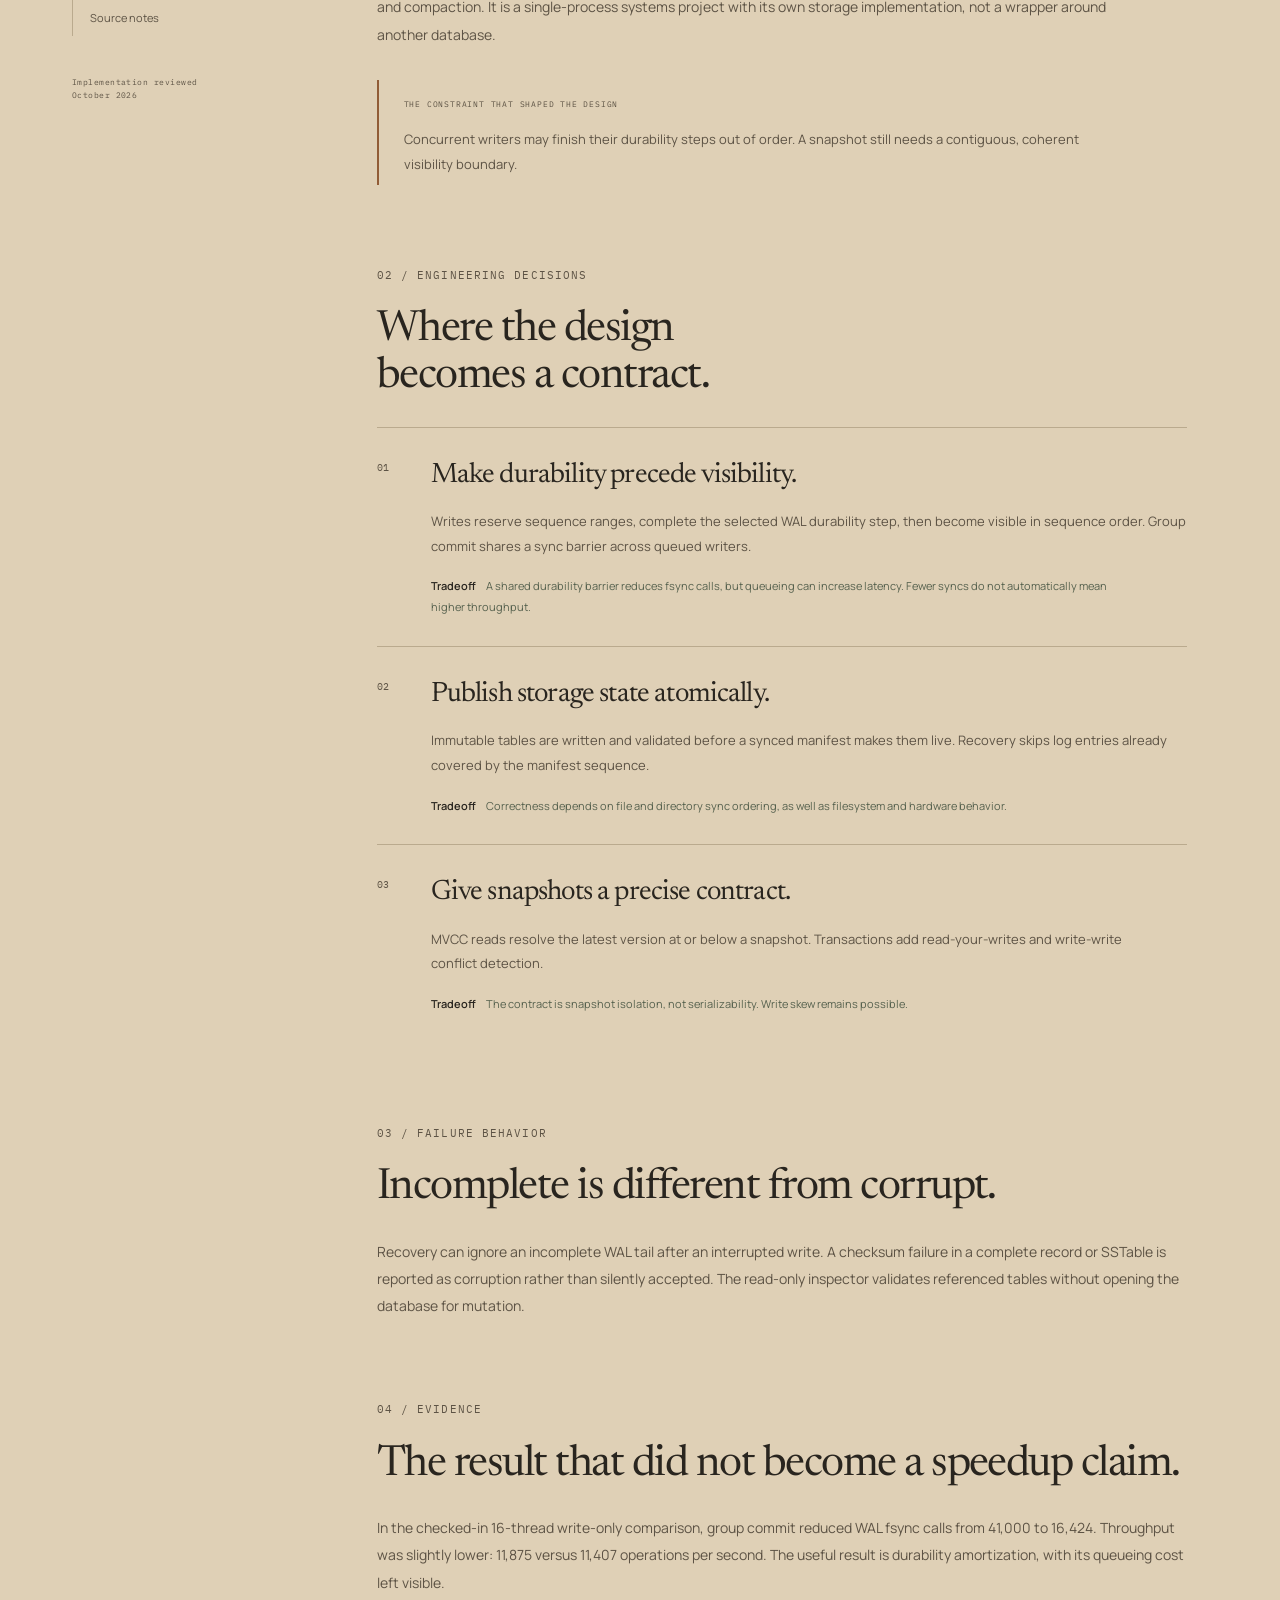
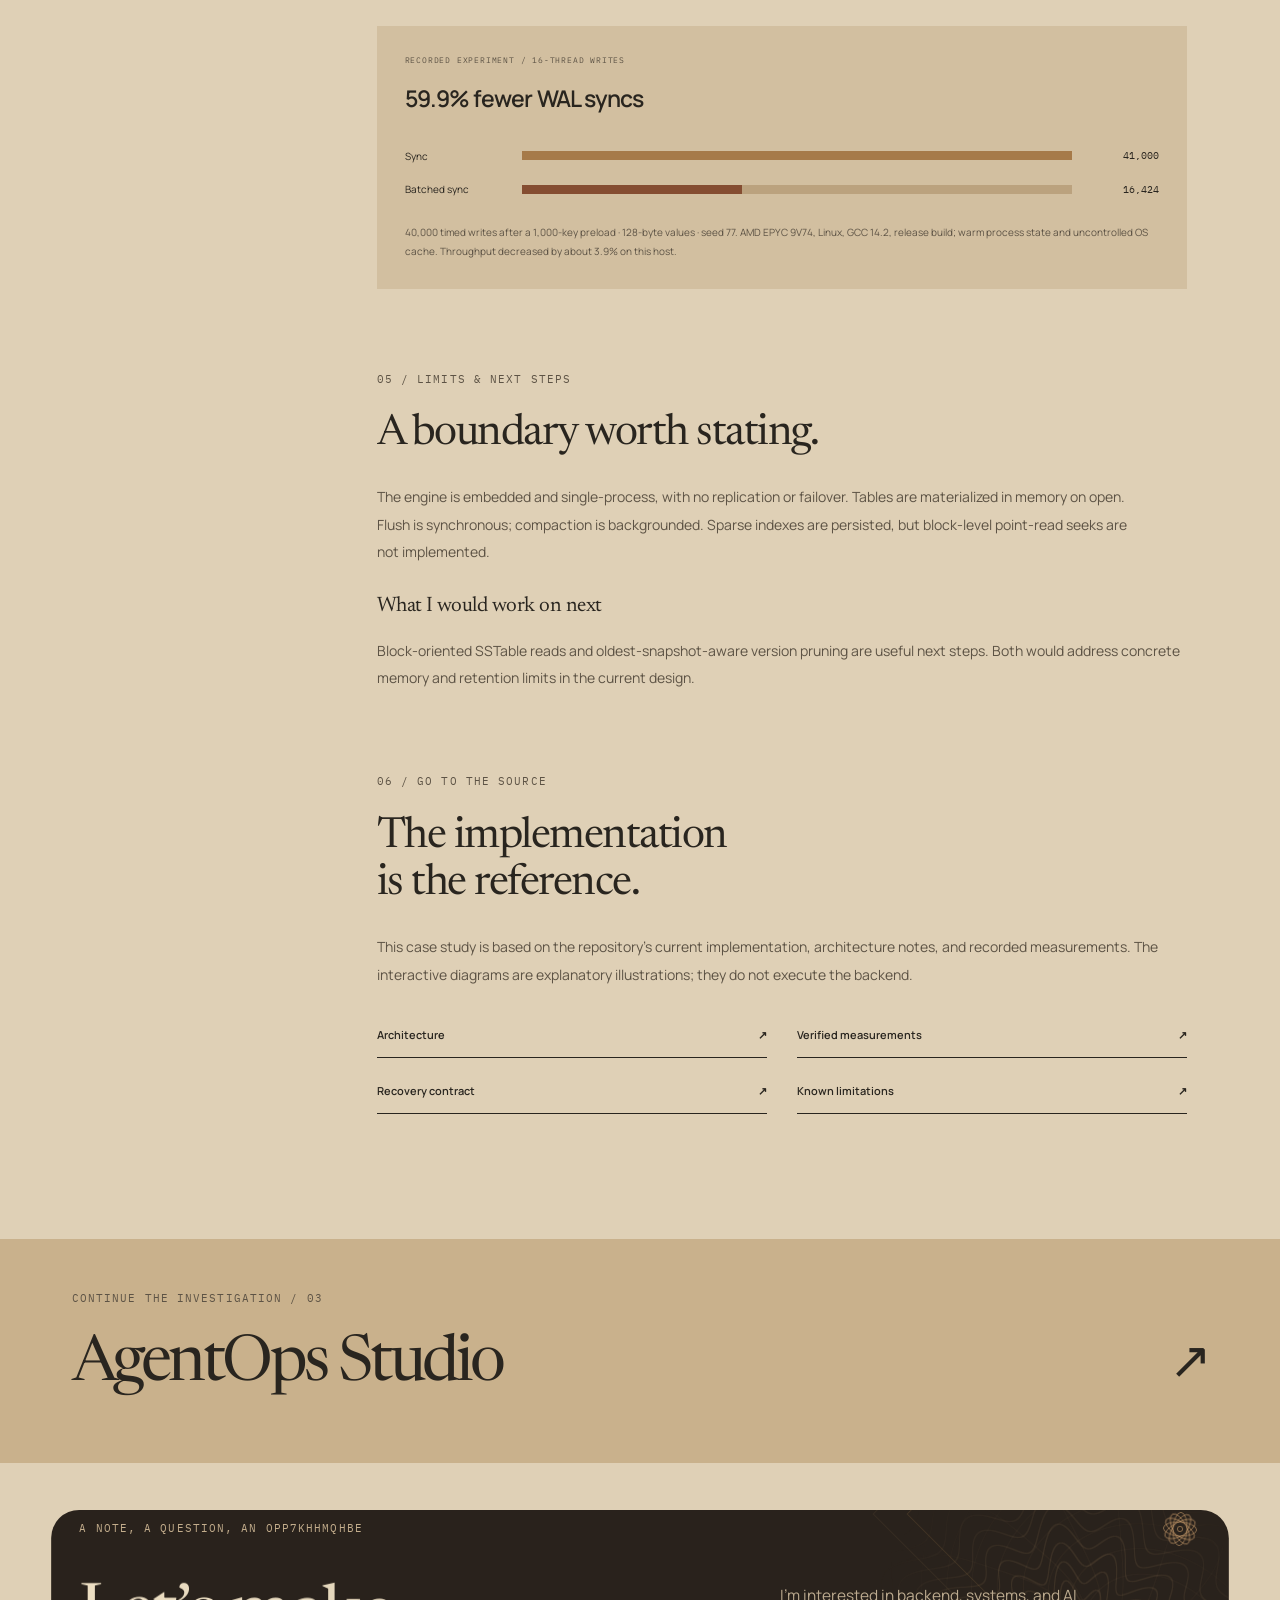
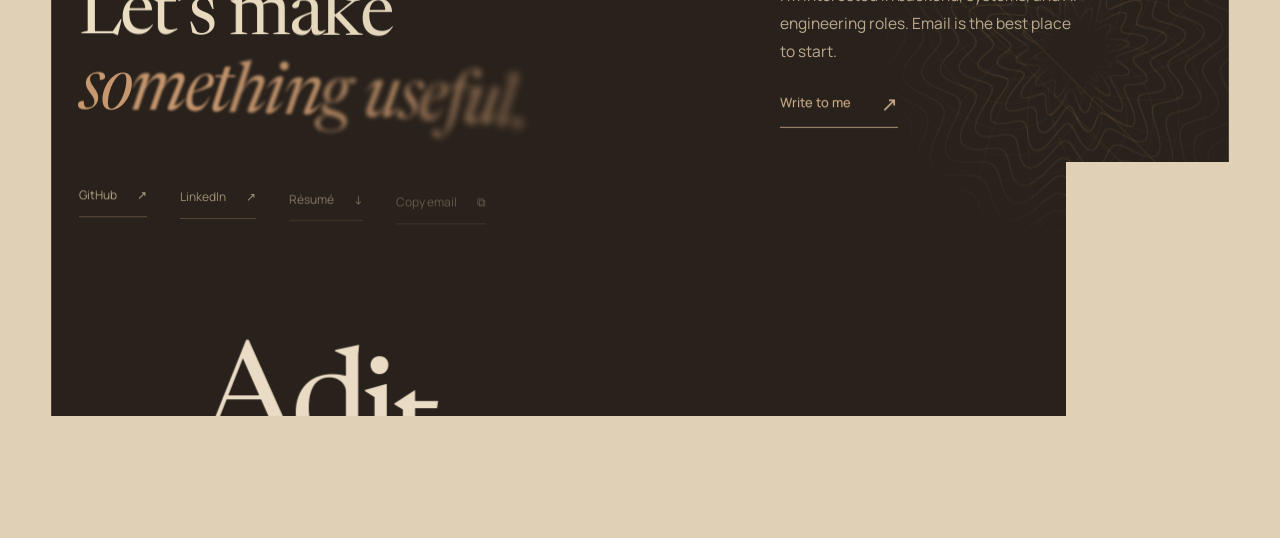
<file: work/asterdb/index.html>
<!doctype html>
<html lang="en"><head><meta charset="utf-8"><meta name="viewport" content="width=device-width,initial-scale=1"><meta name="theme-color" content="#221f1b">
<title>AsterDB — Aditya Devarakonda</title><meta name="description" content="A from-scratch, embedded LSM-tree storage engine built around durable ordering, snapshot visibility, and explicit recovery semantics."><link rel="canonical" href="https://adityavasanth18.github.io/work/asterdb/">
<meta property="og:type" content="website"><meta property="og:title" content="AsterDB — Aditya Devarakonda"><meta property="og:description" content="A from-scratch, embedded LSM-tree storage engine built around durable ordering, snapshot visibility, and explicit recovery semantics."><meta property="og:url" content="https://adityavasanth18.github.io/work/asterdb/"><meta property="og:image" content="https://adityavasanth18.github.io/assets/social.png"><meta property="og:image:width" content="1200"><meta property="og:image:height" content="630"><meta name="twitter:card" content="summary_large_image">
<noscript><style>.menu-toggle{display:none}.site-header nav{display:flex;position:static;flex-wrap:wrap}.nav-wrap{flex-wrap:wrap}.collection-tools,.collection-status,.atlas-nodes{display:none}</style></noscript><link rel="icon" type="image/svg+xml" href="/assets/favicon.svg?v=e9a37b15d6"><link rel="preload" href="/assets/manrope.woff" as="font" type="font/woff" crossorigin><link rel="preload" href="/assets/newsreader.woff" as="font" type="font/woff" crossorigin><link rel="stylesheet" href="/assets/styles.css?v=e9a37b15d6"><link rel="stylesheet" href="/assets/folio.css?v=e9a37b15d6"><link rel="stylesheet" href="/assets/upscale.css?v=u2"><link rel="stylesheet" href="/assets/motion.css?v=m3"><script>(function(r){if(matchMedia("(prefers-reduced-motion: reduce)").matches)return;r.classList.add("m");try{if(sessionStorage.getItem("curtain")){r.classList.add("curtain-in");sessionStorage.removeItem("curtain")}else if(/^\/(index\.html)?$/.test(location.pathname)&&!sessionStorage.getItem("ad-seen")){r.classList.add("intro")}}catch(e){}setTimeout(function(){if(!window.__motion)r.classList.remove("m","curtain-in","intro")},3500)})(document.documentElement)</script><script defer src="/assets/app.js?v=e9a37b15d6"></script><script defer src="/assets/vendor/gsap.min.js"></script><script defer src="/assets/vendor/ScrollTrigger.min.js"></script><script defer src="/assets/vendor/SplitText.min.js"></script><script defer src="/assets/vendor/DrawSVGPlugin.min.js"></script><script defer src="/assets/vendor/lenis.min.js"></script><script defer src="/assets/guilloche.js?v=g1"></script><script defer src="/assets/motion.js?v=m3"></script>
</head><body class="case-page" id="top"><a class="skip-link" href="#main">Skip to content</a><header class="site-header"><div class="nav-wrap"><a class="wordmark" href="/" aria-label="Aditya Devarakonda, home"><span class="brand-emblem"><svg viewBox="0 0 48 48" aria-hidden="true"><g fill="none" stroke="currentColor" stroke-width=".65"><ellipse cx="24" cy="24" rx="8" ry="19" transform="rotate(0 24 24)"/><ellipse cx="24" cy="24" rx="8" ry="19" transform="rotate(30 24 24)"/><ellipse cx="24" cy="24" rx="8" ry="19" transform="rotate(60 24 24)"/><ellipse cx="24" cy="24" rx="8" ry="19" transform="rotate(90 24 24)"/><ellipse cx="24" cy="24" rx="8" ry="19" transform="rotate(120 24 24)"/><ellipse cx="24" cy="24" rx="8" ry="19" transform="rotate(150 24 24)"/><circle cx="24" cy="24" r="3"/></g></svg></span><span class="brand-name">aditya<span>.</span></span></a><div class="site-switch" role="navigation" aria-label="Choose a site"><a class="switch-side" href="/" data-side="work" aria-current="page">Work</a><a class="switch-track" href="/essays/" aria-hidden="true" tabindex="-1"><span class="switch-knob"></span></a><a class="switch-side" href="/essays/" data-side="essays">Essays</a></div><button type="button" class="menu-toggle" aria-expanded="false" aria-controls="main-navigation">Menu <span aria-hidden="true">+</span></button><nav id="main-navigation" aria-label="Main navigation"><a href="/#work">Selected work</a><a href="/#all-projects">All projects <small>23</small></a><a href="/#experience">Experience</a><a href="/#research">Research</a><a href="/#contact">Say hello <span aria-hidden="true">↗</span></a></nav></div></header><main id="main"><section class="case-hero container"><a class="back-link" href="/#work">← Selected engineering</a><div class="case-meta"><span class="eyebrow">System study / 02</span><span class="eyebrow">Storage engines / C++20</span></div><p class="case-project-name">AsterDB</p><h1>A write is a promise.<br> Keep it after a crash.</h1><p class="case-summary">A from-scratch, embedded LSM-tree storage engine built around durable ordering, snapshot visibility, and explicit recovery semantics.</p><div class="case-links"><a class="button button-dark" href="https://github.com/Adityavasanth18/AsterDB" target="_blank" rel="noopener noreferrer">Explore repository <span aria-hidden="true">↗</span></a><span class="stack-line">C++20 · WAL · MVCC · CMake</span></div></section>
    <div class="case-explorer"><div class="container"><div class="explorer" data-explorer="asterdb">
      <div class="explorer-toolbar"><span class="eyebrow">Inside the system</span><span class="explorer-note">Illustrated walkthrough</span></div>
      <div class="explorer-tabs" role="tablist" aria-label="Explore asterdb"><button type="button" role="tab" id="asterdb-tab-sync" aria-controls="asterdb-panel" aria-selected="true" tabindex="0" data-mode="sync"><span>01</span>Sync</button><button type="button" role="tab" id="asterdb-tab-batched" aria-controls="asterdb-panel" aria-selected="false" tabindex="-1" data-mode="batched"><span>02</span>Batched sync</button><button type="button" role="tab" id="asterdb-tab-nosync" aria-controls="asterdb-panel" aria-selected="false" tabindex="-1" data-mode="nosync"><span>03</span>No sync</button></div>
      <div id="asterdb-panel" role="tabpanel" aria-labelledby="asterdb-tab-sync" tabindex="0">
        <div class="flow" aria-label="Workflow stages"><div class="flow-node" data-node="0"><span class="node-symbol" aria-hidden="true">↗</span><span class="node-name">Reserve sequence</span><small class="node-detail"></small></div><div class="flow-node" data-node="1"><span class="node-symbol" aria-hidden="true">◇</span><span class="node-name">WAL write</span><small class="node-detail"></small></div><div class="flow-node" data-node="2"><span class="node-symbol" aria-hidden="true">⊞</span><span class="node-name">Durability barrier</span><small class="node-detail"></small></div><div class="flow-node" data-node="3"><span class="node-symbol" aria-hidden="true">✓</span><span class="node-name">Visible state</span><small class="node-detail"></small></div></div>
        <div class="explorer-caption"><span class="caption-marker" aria-hidden="true">↳</span><div><h2 class="explorer-title">Explore the engineering decisions.</h2><p class="explorer-description">Select a layer to see what happens inside the system. This diagram explains the architecture; it does not execute the project.</p></div><span class="explorer-state">READ THE SYSTEM</span></div>
      </div><noscript><p class="no-js-note">The diagram shows the primary workflow. Enable JavaScript to explore alternative paths, or read the full case study below.</p></noscript>
    </div></div></div>
    <div class="container case-body"><aside class="case-sidebar"><span class="eyebrow">In this study</span><nav aria-label="Case study sections"><a href="#problem">The problem</a><a href="#decisions">Engineering decisions</a><a href="#failure">Failure behavior</a><a href="#evidence">Evidence</a><a href="#limits">Limits & next steps</a><a href="#sources">Source notes</a></nav><span class="sidebar-note">Implementation reviewed<br> October 2026</span></aside>
    <div class="case-content"><section id="problem"><span class="eyebrow">01 / The problem</span><h2>The storage engine has to answer a deceptively small question: when a write succeeds, what exactly has been promised?</h2><p>AsterDB implements its own write-ahead log, SSTable format, Bloom filters, manifests, snapshots, transactions, and compaction. It is a single-process systems project with its own storage implementation, not a wrapper around another database.</p><div class="constraint"><span class="eyebrow">The constraint that shaped the design</span><p>Concurrent writers may finish their durability steps out of order. A snapshot still needs a contiguous, coherent visibility boundary.</p></div></section>
    <section id="decisions"><span class="eyebrow">02 / Engineering decisions</span><h2>Where the design<br> becomes a contract.</h2><article class="decision"><span class="decision-number mono">01</span><div><h3>Make durability precede visibility.</h3><p>Writes reserve sequence ranges, complete the selected WAL durability step, then become visible in sequence order. Group commit shares a sync barrier across queued writers.</p><p class="tradeoff"><span>Tradeoff</span> A shared durability barrier reduces fsync calls, but queueing can increase latency. Fewer syncs do not automatically mean higher throughput.</p></div></article><article class="decision"><span class="decision-number mono">02</span><div><h3>Publish storage state atomically.</h3><p>Immutable tables are written and validated before a synced manifest makes them live. Recovery skips log entries already covered by the manifest sequence.</p><p class="tradeoff"><span>Tradeoff</span> Correctness depends on file and directory sync ordering, as well as filesystem and hardware behavior.</p></div></article><article class="decision"><span class="decision-number mono">03</span><div><h3>Give snapshots a precise contract.</h3><p>MVCC reads resolve the latest version at or below a snapshot. Transactions add read-your-writes and write-write conflict detection.</p><p class="tradeoff"><span>Tradeoff</span> The contract is snapshot isolation, not serializability. Write skew remains possible.</p></div></article></section>
    <section id="failure"><span class="eyebrow">03 / Failure behavior</span><h2>Incomplete is different from corrupt.</h2><p>Recovery can ignore an incomplete WAL tail after an interrupted write. A checksum failure in a complete record or SSTable is reported as corruption rather than silently accepted. The read-only inspector validates referenced tables without opening the database for mutation.</p></section>
    <section id="evidence"><span class="eyebrow">04 / Evidence</span><h2>The result that did not become a speedup claim.</h2><p>In the checked-in 16-thread write-only comparison, group commit reduced WAL fsync calls from 41,000 to 16,424. Throughput was slightly lower: 11,875 versus 11,407 operations per second. The useful result is durability amortization, with its queueing cost left visible.</p><div class="benchmark"><div class="benchmark-header"><span class="eyebrow">Recorded experiment / 16-thread writes</span><strong>59.9% fewer WAL syncs</strong></div><div class="benchmark-row"><span>Sync</span><div class="bar-track"><i style="width:100%"></i></div><strong>41,000</strong></div><div class="benchmark-row"><span>Batched sync</span><div class="bar-track"><i style="width:40.06%"></i></div><strong>16,424</strong></div><p>40,000 timed writes after a 1,000-key preload · 128-byte values · seed 77. AMD EPYC 9V74, Linux, GCC 14.2, release build; warm process state and uncontrolled OS cache. Throughput decreased by about 3.9% on this host.</p></div></section>
    <section id="limits"><span class="eyebrow">05 / Limits & next steps</span><h2>A boundary worth stating.</h2><p>The engine is embedded and single-process, with no replication or failover. Tables are materialized in memory on open. Flush is synchronous; compaction is backgrounded. Sparse indexes are persisted, but block-level point-read seeks are not implemented.</p><h3>What I would work on next</h3><p>Block-oriented SSTable reads and oldest-snapshot-aware version pruning are useful next steps. Both would address concrete memory and retention limits in the current design.</p></section>
    <section id="sources" class="case-sources"><span class="eyebrow">06 / Go to the source</span><h2>The implementation<br> is the reference.</h2><p>This case study is based on the repository’s current implementation, architecture notes, and recorded measurements. The interactive diagrams are explanatory illustrations; they do not execute the backend.</p><div class="source-links"><a class="text-link" href="https://github.com/Adityavasanth18/AsterDB/blob/main/docs/architecture.md" target="_blank" rel="noopener noreferrer">Architecture <span aria-hidden="true">↗</span></a><a class="text-link" href="https://github.com/Adityavasanth18/AsterDB/blob/main/docs/benchmark-results.md" target="_blank" rel="noopener noreferrer">Verified measurements <span aria-hidden="true">↗</span></a><a class="text-link" href="https://github.com/Adityavasanth18/AsterDB/blob/main/docs/recovery.md" target="_blank" rel="noopener noreferrer">Recovery contract <span aria-hidden="true">↗</span></a><a class="text-link" href="https://github.com/Adityavasanth18/AsterDB/blob/main/docs/limitations.md" target="_blank" rel="noopener noreferrer">Known limitations <span aria-hidden="true">↗</span></a></div></section></div></div>
    <a class="next-project" href="/work/agentops-studio/"><div class="container"><span class="eyebrow">Continue the investigation / 03</span><span class="next-project-name">AgentOps Studio <span aria-hidden="true">↗</span></span></div></a></main><footer id="contact" class="folio-contact"><div class="paper-section"><div class="contact-prelude"><span class="eyebrow">A note, a question, an opportunity.</span><span class="contact-emblem"><svg viewBox="0 0 48 48" aria-hidden="true"><g fill="none" stroke="currentColor" stroke-width=".65"><ellipse cx="24" cy="24" rx="8" ry="19" transform="rotate(0 24 24)"/><ellipse cx="24" cy="24" rx="8" ry="19" transform="rotate(30 24 24)"/><ellipse cx="24" cy="24" rx="8" ry="19" transform="rotate(60 24 24)"/><ellipse cx="24" cy="24" rx="8" ry="19" transform="rotate(90 24 24)"/><ellipse cx="24" cy="24" rx="8" ry="19" transform="rotate(120 24 24)"/><ellipse cx="24" cy="24" rx="8" ry="19" transform="rotate(150 24 24)"/><circle cx="24" cy="24" r="3"/></g></svg></span></div><div class="folio-contact-main"><h2>Let’s make<br><em>something useful.</em></h2><div><p>I’m interested in backend, systems, and AI engineering roles. Email is the best place to start.</p><a class="folio-cta" href="mailto:adityavdevarakonda@gmail.com">Write to me <span aria-hidden="true">↗</span></a></div></div><div class="contact-links"><a class="text-link" href="https://github.com/Adityavasanth18" target="_blank" rel="noopener noreferrer">GitHub <span aria-hidden="true">↗</span></a><a class="text-link" href="https://www.linkedin.com/in/aditya-devarakonda-18768a339" target="_blank" rel="noopener noreferrer">LinkedIn <span aria-hidden="true">↗</span></a><a href="/assets/Aditya-Devarakonda-Resume.pdf" class="text-link" download>Résumé <span aria-hidden="true">↓</span></a><button class="text-link copy-email" type="button" data-email="adityavdevarakonda@gmail.com">Copy email <span aria-hidden="true">⧉</span></button></div><div class="folio-colophon"><span>Aditya Devarakonda</span><span>Seattle, WA</span><a href="#top">Back to the beginning ↑</a><span>© 2026</span></div></div></footer><div class="toast" role="status" aria-live="polite"></div></body></html>
</file>
<file: assets/styles.css>
@font-face {
  font-family: Manrope;
  src: url("/assets/manrope.woff") format("woff");
  font-weight: 200 800;
  font-style: normal;
  font-display: swap;
}
@font-face {
  font-family: "Plex Mono";
  src: url("/assets/plex-mono.woff") format("woff");
  font-weight: 400;
  font-style: normal;
  font-display: swap;
}
:root {
  --paper: #edf0e9;
  --white: #f7f8f3;
  --ink: #192a23;
  --muted: #58675d;
  --line: #cbd2c5;
  --forest: #152c23;
  --sage: #d5edb1;
  --max: 1280px;
  --gutter: clamp(24px, 5.6vw, 96px);
  --mono: "Plex Mono", monospace;
}
* {
  box-sizing: border-box;
}
html {
  scroll-behavior: smooth;
  scroll-padding-top: 104px;
}
body {
  margin: 0;
  background: var(--paper);
  color: var(--ink);
  font-family: Manrope, Arial, sans-serif;
  font-size: 16px;
  line-height: 1.65;
  -webkit-font-smoothing: antialiased;
}
::selection {
  background: #cadfa7;
  color: #14251c;
}
a {
  color: inherit;
  text-decoration: none;
}
button {
  font: inherit;
  color: inherit;
  cursor: pointer;
}
a,
button {
  -webkit-tap-highlight-color: transparent;
}
button:disabled {
  cursor: default;
}
button {
  border: 0;
}
button:focus-visible,
a:focus-visible,
[tabindex]:focus-visible {
  outline: 2px solid #567d2e;
  outline-offset: 6px;
}
svg {
  display: block;
  width: 100%;
  height: auto;
}
h1,
h2,
h3,
h4,
p {
  margin: 0;
}
h1,
h2,
h3,
h4 {
  font-weight: 500;
  line-height: 1.13;
  letter-spacing: -0.045em;
}
p {
  color: var(--muted);
}
h2 {
  font-size: clamp(34px, 4vw, 58px);
}
h3 {
  font-size: 24px;
}
strong {
  font-weight: 600;
}
.container {
  max-width: calc(var(--max) + var(--gutter) * 2);
  margin: 0 auto;
  padding-left: var(--gutter);
  padding-right: var(--gutter);
}
.eyebrow,
.mono,
.stack-line,
.source-note,
.visual-tag,
.art-caption,
.sidebar-note {
  font-family: var(--mono);
  font-size: 10px;
  letter-spacing: 0.06em;
  line-height: 1.65;
}
.eyebrow {
  text-transform: uppercase;
  letter-spacing: 0.13em;
}
.text-link {
  display: inline-flex;
  align-items: center;
  justify-content: space-between;
  gap: 24px;
  font-size: 13px;
  font-weight: 600;
  line-height: 1.5;
  min-height: 44px;
  border-bottom: 1px solid currentColor;
  transition: opacity 0.2s;
}
.text-link:hover {
  opacity: 0.65;
}
.text-link > span,
.button > span {
  transition: transform 0.2s;
}
.text-link:hover > span,
.button:hover > span {
  transform: translate(3px, -3px);
}
.button {
  display: inline-flex;
  align-items: center;
  justify-content: space-between;
  gap: 38px;
  padding: 16px 23px;
  font-size: 12px;
  font-weight: 600;
  line-height: 1.5;
  border: 1px solid transparent;
  min-height: 52px;
  border-radius: 3px;
  transition:
    background 0.2s,
    transform 0.2s;
}
.button:hover {
  transform: translateY(-2px);
}
.button-dark {
  background: var(--ink);
  color: var(--white);
}
.button-dark:hover {
  background: #304a3c;
}
.button-light {
  background: var(--sage);
  color: var(--ink);
}
.button-light:hover {
  background: #e6f7ca;
}
.skip-link {
  position: fixed;
  top: -100px;
  left: 24px;
  z-index: 100;
  background: var(--sage);
  padding: 12px 24px;
}
.skip-link:focus {
  top: 12px;
}
.accent {
  color: var(--sage);
}
/* Quiet, persistent navigation. */
.site-header {
  position: sticky;
  top: 0;
  z-index: 30;
  background: rgba(237, 240, 233, 0.97);
  border-bottom: 1px solid var(--line);
}
.nav-wrap {
  max-width: calc(var(--max) + var(--gutter) * 2);
  padding: 18px var(--gutter);
  margin: auto;
  display: flex;
  justify-content: space-between;
  align-items: center;
  gap: 30px;
}
.wordmark {
  display: flex;
  align-items: center;
  gap: 15px;
  font-size: 12px;
  line-height: 1.4;
  font-weight: 700;
}
.wordmark-sub {
  display: block;
  font-size: 10px;
  color: var(--muted);
  font-weight: 400;
  margin-top: 3px;
}
.monogram {
  font-size: 32px;
  letter-spacing: -0.25em;
  font-weight: 600;
  display: inline-flex;
  align-items: center;
  line-height: 1;
  width: 42px;
  padding-right: 10px;
}
.monogram span {
  transform: translateY(-3px);
  display: inline-block;
}
.site-header nav {
  display: flex;
  align-items: center;
  gap: 34px;
}
.site-header nav a {
  font-size: 11px;
  min-height: 36px;
  display: flex;
  align-items: center;
  gap: 16px;
}
.site-header nav a:hover {
  text-decoration: underline;
  text-underline-offset: 6px;
}
.menu-toggle {
  display: none;
  background: transparent;
  padding: 10px 0;
  min-height: 44px;
}
.resume-link {
  font-size: 11px;
  display: flex;
  align-items: center;
  gap: 18px;
  min-height: 44px;
}
.resume-link:hover {
  text-decoration: underline;
}
/* Opening composition. */
.hero {
  padding-top: 30px;
}
.hero-topline {
  display: flex;
  justify-content: space-between;
  align-items: center;
}
.hero-topline .eyebrow {
  font-size: 9px;
}
.hero-grid {
  display: grid;
  grid-template-columns: 1.2fr 1fr;
  gap: 25px;
  align-items: center;
  padding: 60px 0 58px;
}
.hero-name {
  font-size: 12px;
  letter-spacing: 0.025em;
  margin-bottom: 25px;
}
.hero h1 {
  font-size: clamp(70px, 7.6vw, 116px);
  font-weight: 500;
  letter-spacing: -0.065em;
  line-height: 1.01;
  margin-left: -6px;
}
.hero h1 > span {
  color: #77846e;
}
.hero-description {
  max-width: 375px;
  font-size: 15px;
  line-height: 1.85;
  margin-top: 28px;
  margin-bottom: 30px;
}
.hero-art {
  position: relative;
  padding-top: 5px;
}
.system-art {
  overflow: visible;
}
.art-layer {
  transition: transform 0.65s cubic-bezier(0.2, 0.7, 0.2, 1);
}
.hero-art:hover .layer-top {
  transform: translateY(-12px);
}
.hero-art:hover .layer-bottom {
  transform: translateY(10px);
}
.art-caption {
  display: flex;
  align-items: center;
  gap: 9px;
  font-size: 8px;
  margin: 0 20px;
  padding: 15px 0;
  border-top: 1px solid var(--line);
  color: var(--muted);
}
.art-caption > span:last-child {
  margin-left: auto;
}
.tiny-square {
  height: 5px;
  width: 5px;
  background: var(--ink);
}
.hero-foot {
  border-top: 1px solid var(--line);
  display: flex;
  align-items: center;
  justify-content: space-between;
  padding: 23px 0;
  font-size: 10px;
  color: var(--muted);
}
.hero-foot .mono {
  font-size: 9px;
}
/* Work is an editorial sequence, not a uniform card grid. */
.selected-work {
  padding-top: 102px;
}
.section-heading {
  display: flex;
  justify-content: space-between;
  gap: 40px;
  align-items: flex-end;
  margin-bottom: 42px;
}
.section-heading h2 {
  margin-top: 19px;
}
.section-heading > p {
  font-size: 13px;
  line-height: 1.9;
  max-width: 295px;
  padding-bottom: 5px;
}
.project-index {
  display: grid;
  grid-template-columns: repeat(3, 1fr);
  border-top: 1px solid var(--line);
  border-bottom: 1px solid var(--line);
  margin: 0 0 52px;
}
.project-index a {
  display: flex;
  align-items: center;
  gap: 20px;
  padding: 25px 24px 25px 0;
}
.project-index a + a {
  border-left: 1px solid var(--line);
  padding-left: 28px;
}
.index-number {
  font: 10px var(--mono);
  align-self: flex-start;
  padding-top: 6px;
  color: var(--muted);
}
.project-index a > span:nth-child(2) {
  font-size: 15px;
  font-weight: 500;
}
.project-index small {
  display: block;
  font-size: 9px;
  color: var(--muted);
  font-weight: 400;
  margin-top: 3px;
}
.project-index a > span:last-child {
  margin-left: auto;
  font-size: 20px;
  transition: transform 0.2s;
}
.project-index a:hover > span:last-child {
  transform: translate(4px, 4px);
}
.flagship {
  background: var(--forest);
  color: var(--paper);
  padding: 52px 0 26px;
  scroll-margin-top: 100px;
}
.project-topline {
  display: flex;
  justify-content: space-between;
  gap: 20px;
  color: #b4c3b6;
}
.project-intro {
  display: grid;
  grid-template-columns: 1.25fr 1fr;
  align-items: start;
  gap: 70px;
  margin: 45px 0 50px;
}
.project-intro h3 {
  font-size: clamp(34px, 4vw, 58px);
  line-height: 1.12;
}
.project-intro p {
  color: #b9c8bd;
  font-size: 14px;
  max-width: 385px;
  line-height: 1.9;
  margin-bottom: 17px;
}
.project-intro .text-link {
  color: var(--sage);
}
.flagship-bottom {
  display: flex;
  align-items: center;
  justify-content: space-between;
  gap: 25px;
  border-top: 1px solid #3b5043;
  margin-top: 26px;
  padding-top: 14px;
  color: #b9c8bd;
  font: 10px var(--mono);
}
.flagship-bottom .text-link {
  border: 0;
  font: 10px var(--mono);
}
/* A keyboard-accessible architecture explorer. */
.explorer {
  background: #1d382b;
  border: 1px solid #415946;
  border-radius: 4px;
  overflow: hidden;
  color: #eef4e9;
}
.explorer-toolbar {
  padding: 20px 24px;
  display: flex;
  justify-content: space-between;
  align-items: center;
  border-bottom: 1px solid #3c5140;
}
.explorer-toolbar .eyebrow {
  font-size: 9px;
}
.explorer-note {
  font: 9px var(--mono);
  color: #b6c6b8;
}
.explorer-tabs {
  display: flex;
  gap: 0;
  padding: 0 24px;
  border-bottom: 1px solid #3c5140;
}
.explorer-tabs button {
  background: transparent;
  border-bottom: 2px solid transparent;
  margin-bottom: -1px;
  padding: 20px 20px;
  min-height: 58px;
  display: flex;
  gap: 14px;
  align-items: center;
  color: #b2c4b6;
  font-size: 11px;
}
.explorer-tabs button:first-child {
  padding-left: 0;
}
.explorer-tabs button span {
  font: 9px var(--mono);
  opacity: 0.7;
}
.explorer-tabs button[aria-selected="true"] {
  color: var(--sage);
  border-color: var(--sage);
}
.explorer-tabs button:hover {
  color: #fff;
}
.explorer button:focus-visible,
.explorer [tabindex]:focus-visible {
  outline-color: var(--sage);
  outline-offset: -4px;
}
.flow {
  display: grid;
  grid-template-columns: repeat(4, minmax(0, 1fr));
  padding: 44px 34px;
  gap: 25px;
  background-image: radial-gradient(#4c604f 0.7px, transparent 0.7px);
  background-size: 17px 17px;
}
.flow-node {
  position: relative;
  min-height: 116px;
  background: #203c2e;
  border: 1px solid #58715b;
  display: flex;
  flex-direction: column;
  align-items: center;
  justify-content: center;
  text-align: center;
  padding: 14px 8px;
  transition:
    background 0.25s,
    border-color 0.25s,
    opacity 0.25s;
}
.flow-node:not(:last-child):after {
  content: "→";
  position: absolute;
  left: calc(100% + 7px);
  font: 14px var(--mono);
  color: #89a37e;
}
.flow-node.active {
  background: #2e4d35;
  border-color: #bad896;
}
.flow-node.dim {
  opacity: 1;
  border-style: dashed;
  background: #1a3126;
}
.flow-node.warning {
  border-color: #d8bd82;
  background: #464333;
}
.node-symbol {
  font: 25px var(--mono);
  line-height: 1;
  margin-bottom: 13px;
  color: var(--sage);
}
.node-name {
  font-size: 11px;
  font-weight: 500;
}
.node-detail {
  font: 8px var(--mono);
  color: #c1d1bd;
  min-height: 13px;
  margin-top: 7px;
}
.explorer-caption {
  padding: 25px;
  display: grid;
  grid-template-columns: 22px 1fr auto;
  gap: 15px;
  border-top: 1px solid #3c5140;
  min-height: 134px;
  align-items: start;
}
.caption-marker {
  font-size: 22px;
  color: var(--sage);
  line-height: 1;
}
.explorer-caption .explorer-title {
  font-size: 16px;
  letter-spacing: -0.015em;
  margin-bottom: 10px;
  color: #e5eedf;
}
.explorer-caption p {
  color: #b7cbb7;
  font-size: 11px;
  line-height: 1.85;
  max-width: 680px;
}
.explorer-state {
  font: 8px var(--mono);
  padding: 6px 9px;
  border: 1px solid #5a714e;
  color: var(--sage);
  white-space: nowrap;
}
.no-js-note {
  padding: 16px;
  color: #dae8d5;
  font-size: 12px;
}
.project-pair {
  display: grid;
  grid-template-columns: 1fr 1fr;
  gap: 7.5%;
  padding-top: 76px;
  padding-bottom: 130px;
}
.offset-project {
  padding-top: 85px;
}
.project-secondary {
  scroll-margin-top: 125px;
}
.project-visual {
  padding: 24px 26px 18px;
  background: #dce5cf;
  overflow: hidden;
  border-radius: 3px;
}
.project-visual > .eyebrow {
  font-size: 9px;
}
.project-visual svg {
  margin-top: 10px;
}
.visual-tag {
  display: block;
  text-align: right;
  font-size: 8px;
}
.runtime-visual {
  background: #d8e2d9;
  color: #234531;
}
.secondary-heading {
  display: flex;
  align-items: center;
  justify-content: space-between;
  margin: 23px 0 8px;
  gap: 10px;
}
.secondary-heading h3 {
  font-size: 31px;
}
.circle-link {
  width: 40px;
  height: 40px;
  display: flex;
  justify-content: center;
  align-items: center;
  border: 1px solid #aebba8;
  border-radius: 50%;
  font-size: 20px;
  flex-shrink: 0;
  transition:
    background 0.2s,
    transform 0.2s;
}
.circle-link:hover {
  background: #d5e1c9;
  transform: rotate(8deg);
}
.project-secondary > p {
  font-size: 16px;
  color: var(--ink);
}
.secondary-detail {
  font-size: 12px;
  line-height: 1.9;
  max-width: 370px;
  color: var(--muted);
  margin: 13px 0 19px;
}
.project-secondary > .text-link {
  font-size: 11px;
}
.approach {
  border-top: 1px solid var(--line);
  display: grid;
  grid-template-columns: 1fr 2.3fr;
  gap: 40px;
  padding-top: 65px;
  padding-bottom: 110px;
}
.approach > .eyebrow {
  padding-top: 10px;
}
.approach h2 {
  font-size: clamp(36px, 4.3vw, 65px);
}
.approach-lead {
  font-size: 15px;
  line-height: 1.9;
  max-width: 610px;
  margin-top: 28px;
}
.principles {
  display: grid;
  grid-template-columns: repeat(3, 1fr);
  gap: 30px;
  margin-top: 48px;
}
.principles .mono {
  font-size: 9px;
  color: var(--muted);
}
.principles h3 {
  font-size: 17px;
  letter-spacing: -0.025em;
  margin: 16px 0 12px;
}
.principles p {
  font-size: 11px;
  line-height: 1.9;
}
.experience {
  background: #e2e7dc;
  padding: 82px 0 60px;
}
.experience .section-heading {
  margin-bottom: 52px;
}
.experience-row {
  display: grid;
  grid-template-columns: 1.1fr 1.7fr 0.95fr;
  gap: 42px;
  padding: 43px 0;
  border-top: 1px solid #bdc9b6;
}
.experience-meta .mono {
  font-size: 8px;
  color: var(--muted);
}
.experience-meta h3 {
  font-size: 18px;
  letter-spacing: -0.025em;
  margin: 17px 0 7px;
}
.experience-meta p {
  font-size: 11px;
}
.experience-story h4 {
  font-size: 22px;
  letter-spacing: -0.035em;
  margin-bottom: 18px;
}
.experience-story > p {
  font-size: 12px;
  line-height: 1.9;
  margin-bottom: 18px;
}
.stack-line {
  color: var(--muted);
  font-size: 8px;
  letter-spacing: 0;
}
.experience-proof {
  border-left: 1px solid #bdc9b6;
  padding-left: 30px;
}
.metric {
  font-size: 39px;
  line-height: 1.2;
  letter-spacing: -0.07em;
  font-weight: 500;
  display: block;
  white-space: nowrap;
}
.metric > span {
  font-size: 25px;
  font-weight: 400;
  color: #6a805b;
  padding: 0 7px;
}
.metric small {
  font-size: 13px;
  letter-spacing: -0.03em;
  margin-left: 5px;
}
.experience-proof p {
  font-size: 10px;
  line-height: 1.7;
  margin: 10px 0 17px;
}
.mini-bar {
  display: grid;
  gap: 6px;
  max-width: 170px;
  margin-bottom: 16px;
}
.mini-bar i {
  height: 4px;
  background: #b0bca7;
}
.mini-bar i + i {
  background: #4f6d3d;
}
.proof-secondary {
  font: 9px var(--mono);
  color: #425a34;
}
.source-note {
  font-size: 8px;
  color: var(--muted);
  border-top: 1px solid #bdc9b6;
  padding-top: 20px;
  max-width: 100%;
  letter-spacing: 0;
}
.territory {
  display: grid;
  grid-template-columns: 1.2fr 1fr;
  gap: 90px;
  padding-top: 110px;
  padding-bottom: 100px;
}
.territory h2 {
  font-size: 40px;
  margin-top: 22px;
}
.territory > div > p {
  max-width: 380px;
  font-size: 13px;
  line-height: 1.9;
  margin-top: 23px;
}
.skills-list {
  margin: 0;
}
.skills-list > div {
  display: grid;
  grid-template-columns: 1fr 1.5fr;
  gap: 22px;
  padding: 20px 0;
  border-top: 1px solid var(--line);
}
.skills-list dt {
  font-size: 10px;
  font-weight: 600;
}
.skills-list dd {
  margin: 0;
  font-size: 10px;
  line-height: 1.9;
  color: var(--muted);
}
.lab {
  padding-bottom: 112px;
}
.compact h2 {
  font-size: 40px;
}
.compact {
  margin-bottom: 30px;
}
.compact > .text-link {
  font-size: 10px;
}
.lab-row {
  display: grid;
  grid-template-columns: 1fr 1.6fr 0.75fr 18px;
  gap: 32px;
  align-items: center;
  padding: 25px 0;
  border-top: 1px solid var(--line);
  transition:
    padding 0.2s,
    background 0.2s;
}
.lab-row:last-child {
  border-bottom: 1px solid var(--line);
}
.lab-row:hover {
  background: #e2e7da;
  padding-left: 12px;
  padding-right: 12px;
}
.lab-name {
  font-size: 16px;
  font-weight: 500;
  letter-spacing: -0.03em;
}
.lab-description {
  font-size: 11px;
  line-height: 1.8;
  color: var(--muted);
}
.lab-category {
  font: 8px var(--mono);
  color: var(--muted);
}
.about {
  display: grid;
  grid-template-columns: 1fr 2.3fr;
  gap: 40px;
  padding-top: 60px;
  padding-bottom: 110px;
  border-top: 1px solid var(--line);
}
.about-label {
  display: flex;
  flex-direction: column;
  gap: 25px;
  padding-top: 6px;
}
.monogram.large {
  font-size: 66px;
  width: 80px;
}
.about h2 {
  font-size: 39px;
  margin-bottom: 25px;
}
.about-copy > p {
  font-size: 14px;
  line-height: 1.95;
  max-width: 635px;
  margin-bottom: 20px;
}
.credentials {
  display: grid;
  grid-template-columns: 1fr 1fr;
  gap: 35px;
  margin-top: 38px;
  border-top: 1px solid var(--line);
  padding-top: 25px;
}
.credentials > div {
  display: flex;
  flex-direction: column;
}
.credentials .mono {
  font-size: 8px;
  color: var(--muted);
  margin-bottom: 12px;
}
.credentials strong {
  font-size: 12px;
  font-weight: 600;
  margin-bottom: 5px;
}
.credentials > div > span:last-child {
  font-size: 9px;
  color: var(--muted);
}
.contact {
  background: var(--forest);
  color: var(--paper);
  padding-top: 55px;
}
.section-kicker {
  display: flex;
  justify-content: space-between;
  gap: 20px;
  color: #bac9bb;
}
.contact-main {
  display: grid;
  grid-template-columns: 1.7fr 1fr;
  gap: 70px;
  margin-top: 45px;
  margin-bottom: 35px;
  align-items: end;
}
.contact-main h2 {
  font-size: clamp(37px, 4.9vw, 70px);
  letter-spacing: -0.055em;
  line-height: 1.15;
}
.contact-aside p {
  font-size: 12px;
  line-height: 1.9;
  color: #b9cab9;
  max-width: 300px;
  margin-bottom: 23px;
}
.contact-links {
  display: flex;
  gap: 38px;
  align-items: center;
  padding: 14px 0 48px;
}
.contact-links .text-link {
  font-size: 10px;
  font-weight: 400;
  border-color: #5a6c59;
  gap: 20px;
  background: none;
  padding: 0;
  color: #dce8d4;
}
.footer-bottom {
  display: flex;
  justify-content: space-between;
  gap: 20px;
  padding: 22px 0;
  border-top: 1px solid #435542;
  font: 8px var(--mono);
  color: #bccbb5;
}
.toast {
  position: fixed;
  left: 50%;
  bottom: 26px;
  transform: translate(-50%, 20px);
  padding: 12px 24px;
  background: var(--ink);
  border: 1px solid #789a66;
  color: #f0f5e8;
  border-radius: 4px;
  font-size: 12px;
  z-index: 60;
  opacity: 0;
  pointer-events: none;
  transition:
    opacity 0.2s,
    transform 0.2s;
  max-width: 90vw;
  text-align: center;
}
.toast.visible {
  opacity: 1;
  transform: translate(-50%, 0);
}
/* Long-form project studies. */
.case-hero {
  padding-top: 39px;
  padding-bottom: 64px;
}
.back-link {
  font-size: 10px;
  color: var(--muted);
  display: inline-flex;
  min-height: 44px;
  align-items: center;
}
.back-link:hover {
  color: var(--ink);
  text-decoration: underline;
}
.case-meta {
  display: flex;
  justify-content: space-between;
  gap: 20px;
  padding-top: 40px;
  margin-top: 20px;
  border-top: 1px solid var(--line);
  color: var(--muted);
}
.case-project-name {
  color: #586a4b;
  font-size: 18px;
  letter-spacing: -0.025em;
  margin: 40px 0 17px;
}
.case-hero h1 {
  font-size: clamp(50px, 6vw, 87px);
  max-width: 1050px;
  line-height: 1.08;
  letter-spacing: -0.055em;
}
.case-summary {
  font-size: 17px;
  line-height: 1.85;
  max-width: 670px;
  margin: 30px 0;
}
.case-links {
  display: flex;
  align-items: center;
  gap: 30px;
}
.case-links .stack-line {
  font-size: 10px;
}
.case-explorer {
  background: var(--forest);
  padding: 42px 0;
}
.case-body {
  display: grid;
  grid-template-columns: 230px minmax(0, 1fr);
  gap: 75px;
  padding-top: 85px;
  padding-bottom: 50px;
}
.case-sidebar {
  position: sticky;
  top: 128px;
  align-self: start;
}
.case-sidebar nav {
  display: flex;
  flex-direction: column;
  margin-top: 22px;
  gap: 4px;
}
.case-sidebar nav a {
  font-size: 11px;
  min-height: 36px;
  display: flex;
  align-items: center;
  color: var(--muted);
  border-left: 1px solid var(--line);
  padding-left: 17px;
}
.case-sidebar nav a:hover,
.case-sidebar nav a[aria-current="location"] {
  border-color: #5f7e3c;
  color: var(--ink);
}
.sidebar-note {
  display: block;
  color: var(--muted);
  font-size: 8px;
  margin-top: 40px;
}
.case-content {
  max-width: 810px;
}
.case-content > section {
  padding-bottom: 75px;
  scroll-margin-top: 115px;
}
.case-content h2 {
  font-size: clamp(29px, 3vw, 43px);
  line-height: 1.23;
  margin-top: 20px;
  margin-bottom: 26px;
}
.case-content > section > p {
  font-size: 14px;
  line-height: 1.95;
}
.constraint {
  border-left: 2px solid #789557;
  margin-top: 32px;
  padding: 8px 0 8px 25px;
}
.constraint .eyebrow {
  font-size: 8px;
}
.constraint p {
  font-size: 13px;
  line-height: 1.9;
  margin-top: 13px;
}
.decision {
  display: grid;
  grid-template-columns: 32px 1fr;
  gap: 22px;
  padding: 28px 0;
  border-top: 1px solid var(--line);
}
.decision-number {
  font-size: 10px;
  color: var(--muted);
  padding-top: 4px;
}
.decision h3 {
  font-size: 22px;
  letter-spacing: -0.03em;
  line-height: 1.4;
  margin-bottom: 14px;
}
.decision p {
  font-size: 13px;
  line-height: 1.9;
}
.decision p.tradeoff {
  font-size: 11px;
  margin-top: 18px;
  color: #56614e;
}
.tradeoff > span {
  display: inline-block;
  color: var(--ink);
  font-weight: 600;
  margin-right: 8px;
}
.case-content section > h3 {
  font-size: 21px;
  margin: 30px 0 18px;
  letter-spacing: -0.025em;
}
.benchmark {
  background: #e0e8d5;
  padding: 28px;
  margin-top: 30px;
}
.benchmark-header {
  display: flex;
  flex-direction: column;
  gap: 12px;
  margin-bottom: 30px;
}
.benchmark-header .eyebrow {
  font-size: 8px;
}
.benchmark-header strong {
  font-size: 23px;
  letter-spacing: -0.04em;
}
.benchmark-row {
  display: grid;
  grid-template-columns: 105px 1fr 75px;
  gap: 12px;
  align-items: center;
  margin-top: 17px;
  font-size: 10px;
}
.benchmark-row strong {
  font: 10px var(--mono);
  text-align: right;
}
.bar-track {
  height: 9px;
  background: #d0dbc5;
}
.bar-track i {
  display: block;
  height: 100%;
  background: #527343;
}
.benchmark-row:nth-child(2) .bar-track i {
  background: #8ca37a;
}
.benchmark > p {
  font-size: 10px;
  line-height: 1.9;
  margin-top: 25px;
}
.evidence-links {
  margin-top: 30px;
  padding: 26px;
  background: #e2e8d9;
}
.evidence-links .eyebrow {
  font-size: 8px;
}
.evidence-links > div {
  display: grid;
  grid-template-columns: 1fr 1fr;
  gap: 16px;
  margin-top: 20px;
  font-size: 12px;
}
.evidence-links > div > span:before {
  content: "↳";
  margin-right: 12px;
  color: #587741;
}
.source-links {
  display: grid;
  grid-template-columns: 1fr 1fr;
  gap: 12px 30px;
  margin-top: 26px;
}
.source-links .text-link {
  font-size: 11px;
}
.next-project {
  display: block;
  background: #dce6cf;
  padding: 44px 0 55px;
  transition: background 0.2s;
}
.next-project:hover {
  background: #d0dfbf;
}
.next-project-name {
  font-size: clamp(36px, 5vw, 74px);
  letter-spacing: -0.055em;
  line-height: 1.3;
  display: flex;
  justify-content: space-between;
  align-items: center;
  margin-top: 15px;
}
.next-project-name > span {
  font-size: 0.8em;
}
.not-found {
  padding-top: 110px;
  padding-bottom: 120px;
}
.not-found h1 {
  font-size: clamp(48px, 6vw, 85px);
  margin: 20px 0 30px;
}
.not-found p {
  margin-bottom: 30px;
}
/* Tablet: rebalance the composition before it becomes cramped. */
@media (min-width: 1600px) {
  .hero-grid {
    padding-top: 85px;
    padding-bottom: 80px;
  }
  .hero h1 {
    font-size: 120px;
  }
}
@media (max-width: 1100px) {
  :root {
    --gutter: 40px;
  }
  .hero h1 {
    font-size: 84px;
  }
  .hero-grid {
    gap: 5px;
    padding-top: 45px;
  }
  .hero-art {
    margin-right: -18px;
  }
  .project-intro {
    gap: 35px;
  }
  .experience-row {
    grid-template-columns: 1fr 1.6fr;
    gap: 25px;
  }
  .experience-proof {
    grid-column: 2;
    display: grid;
    grid-template-columns: 1fr 1fr;
    align-items: center;
    gap: 7px 25px;
    border-left: 0;
    border-top: 1px solid #bdc9b6;
    padding: 20px 0 0;
  }
  .experience-proof p {
    margin: 0;
  }
  .mini-bar {
    margin: 0;
  }
  .proof-secondary {
    font-size: 8px;
  }
  .territory {
    gap: 45px;
  }
  .lab-row {
    grid-template-columns: 0.9fr 1.5fr 15px;
    gap: 24px;
  }
  .lab-category {
    display: none;
  }
  .contact-main {
    gap: 35px;
  }
  .case-body {
    grid-template-columns: 180px 1fr;
    gap: 35px;
  }
  .flow {
    gap: 20px;
    padding: 34px 24px;
  }
  .flow-node:not(:last-child):after {
    left: calc(100% + 4px);
  }
  .explorer-state {
    display: none;
  }
  .explorer-caption {
    grid-template-columns: 22px 1fr;
    min-height: 148px;
  }
}
@media (max-width: 800px) {
  :root {
    --gutter: 28px;
  }
  .nav-wrap {
    padding-top: 14px;
    padding-bottom: 14px;
  }
  .site-header nav {
    gap: 19px;
  }
  .site-header nav a {
    font-size: 10px;
  }
  .wordmark {
    font-size: 11px;
    gap: 9px;
  }
  .hero-grid {
    grid-template-columns: 1fr 1fr;
    gap: 8px;
  }
  .hero h1 {
    font-size: 66px;
  }
  .hero-name {
    font-size: 10px;
  }
  .hero-description {
    font-size: 13px;
  }
  .hero-art {
    margin: 0 -15px 0 -25px;
  }
  .art-caption {
    font-size: 6px;
    margin-right: 15px;
  }
  .art-caption > span:last-child {
    display: none;
  }
  .hero-topline .eyebrow {
    font-size: 8px;
  }
  .hero-foot {
    gap: 20px;
    font-size: 8px;
  }
  .hero-foot .mono {
    font-size: 7px;
  }
  .selected-work {
    padding-top: 75px;
  }
  .section-heading h2 {
    font-size: 37px;
  }
  .section-heading > p {
    font-size: 11px;
  }
  .project-index a {
    gap: 12px;
    padding: 20px 10px 20px 0;
  }
  .project-index a + a {
    padding-left: 15px;
  }
  .project-index a > span:nth-child(2) {
    font-size: 12px;
  }
  .project-index small {
    font-size: 8px;
  }
  .project-intro {
    grid-template-columns: 1.15fr 1fr;
    gap: 25px;
  }
  .project-intro h3 {
    font-size: 34px;
  }
  .project-intro p {
    font-size: 12px;
  }
  .project-topline .eyebrow {
    font-size: 8px;
  }
  .flow-node {
    min-height: 105px;
  }
  .node-name {
    font-size: 10px;
  }
  .node-detail {
    font-size: 7px;
  }
  .flow {
    padding: 28px 20px;
  }
  .explorer-tabs button {
    font-size: 10px;
    padding: 18px 15px;
  }
  .project-pair {
    gap: 35px;
    padding-bottom: 85px;
  }
  .project-visual {
    padding: 18px 15px 15px;
  }
  .project-visual .eyebrow {
    font-size: 7px;
  }
  .visual-tag {
    font-size: 7px;
  }
  .secondary-heading h3 {
    font-size: 25px;
  }
  .project-secondary > p {
    font-size: 13px;
  }
  .secondary-detail {
    font-size: 11px;
  }
  .approach {
    grid-template-columns: 1fr;
    gap: 25px;
    padding-top: 45px;
    padding-bottom: 75px;
  }
  .approach-content {
    padding-left: 13%;
  }
  .approach h2 {
    font-size: 46px;
  }
  .principles {
    gap: 25px;
  }
  .experience {
    padding-top: 65px;
  }
  .territory {
    grid-template-columns: 1fr;
    gap: 35px;
    padding-top: 75px;
    padding-bottom: 70px;
  }
  .territory > div > p {
    max-width: 570px;
  }
  .skills-list {
    padding-left: 13%;
  }
  .skills-list > div {
    grid-template-columns: 1fr 1.5fr;
  }
  .skills-list dt,
  .skills-list dd {
    font-size: 12px;
  }
  .lab {
    padding-bottom: 75px;
  }
  .about {
    grid-template-columns: 1fr 3fr;
    gap: 35px;
    padding-bottom: 80px;
  }
  .about-copy > p {
    font-size: 12px;
  }
  .credentials {
    gap: 20px;
  }
  .credentials strong {
    font-size: 10px;
  }
  .credentials > div > span:last-child {
    font-size: 8px;
  }
  .contact-main h2 {
    font-size: 42px;
  }
  .contact-main {
    grid-template-columns: 1.4fr 1fr;
    gap: 30px;
  }
  .contact-aside p {
    font-size: 11px;
  }
  .contact-links {
    gap: 25px;
  }
  .case-body {
    grid-template-columns: 1fr;
    gap: 0;
    padding-top: 45px;
  }
  .case-sidebar {
    display: none;
  }
  .case-content {
    max-width: 680px;
    margin: auto;
  }
  .case-meta .eyebrow {
    font-size: 8px;
  }
  .case-hero h1 {
    font-size: 58px;
  }
  .case-summary {
    font-size: 15px;
  }
  .case-links .stack-line {
    font-size: 8px;
  }
  .case-content > section {
    padding-bottom: 65px;
  }
  .case-content h2 {
    font-size: 36px;
  }
}
/* Mobile has its own reading rhythm and simplified navigation. */
@media (max-width: 600px) {
  :root {
    --gutter: 22px;
  }
  html {
    scroll-padding-top: 85px;
  }
  .nav-wrap {
    padding-top: 13px;
    padding-bottom: 13px;
    min-height: 70px;
  }
  .wordmark {
    font-size: 10px;
  }
  .wordmark-sub {
    font-size: 8px;
  }
  .monogram {
    font-size: 30px;
    width: 37px;
  }
  .menu-toggle {
    display: flex;
    align-items: center;
    gap: 20px;
    font-size: 11px;
  }
  .menu-toggle span {
    font-size: 22px;
    transition: transform 0.2s;
  }
  .menu-toggle[aria-expanded="true"] span {
    transform: rotate(45deg);
  }
  .site-header nav {
    position: absolute;
    left: 0;
    right: 0;
    top: 100%;
    background: var(--paper);
    border-bottom: 1px solid var(--line);
    padding: 12px var(--gutter) 20px;
    display: none;
  }
  .site-header nav.open {
    display: flex;
    flex-direction: column;
    align-items: stretch;
    gap: 0;
  }
  .site-header nav a {
    font-size: 14px;
    min-height: 48px;
    justify-content: space-between;
    border-top: 1px solid var(--line);
  }
  .hero {
    padding-top: 15px;
  }
  .hero-topline .eyebrow {
    font-size: 6px;
    letter-spacing: 0.08em;
    max-width: 190px;
  }
  .resume-link {
    font-size: 9px;
    gap: 12px;
  }
  .hero-grid {
    grid-template-columns: 1fr;
    padding-top: 38px;
    padding-bottom: 20px;
    gap: 18px;
  }
  .hero-name {
    font-size: 9px;
    margin-bottom: 18px;
  }
  .hero h1 {
    font-size: clamp(54px, 15.7vw, 92px);
    margin-left: -3px;
  }
  .hero-description {
    font-size: 13px;
    line-height: 1.85;
    margin-top: 22px;
    max-width: 315px;
    margin-bottom: 24px;
  }
  .button {
    font-size: 10px;
    padding: 14px 18px;
    min-height: 48px;
    gap: 32px;
  }
  .hero-art {
    max-width: 355px;
    width: 100%;
    margin: -5px auto 0;
  }
  .system-art {
    max-height: 290px;
  }
  .art-caption {
    font-size: 7px;
    margin: 0 18px;
    padding-top: 12px;
    padding-bottom: 12px;
  }
  .art-caption > span:last-child {
    display: block;
  }
  .hero-foot {
    padding: 18px 0;
    font-size: 8px;
    line-height: 1.8;
  }
  .hero-foot .mono {
    display: none;
  }
  .selected-work {
    padding-top: 62px;
  }
  .section-heading {
    display: block;
    margin-bottom: 30px;
  }
  .eyebrow {
    font-size: 8px;
  }
  .section-heading h2 {
    font-size: 36px;
    margin-top: 16px;
  }
  .section-heading > p {
    font-size: 12px;
    margin-top: 22px;
    line-height: 1.8;
  }
  .project-index {
    grid-template-columns: 1fr;
    margin-bottom: 35px;
  }
  .project-index a,
  .project-index a + a {
    padding: 15px 0;
    border-left: 0;
    border-top: 1px solid var(--line);
    gap: 19px;
  }
  .project-index a:first-child {
    border-top: 0;
  }
  .project-index a > span:nth-child(2) {
    font-size: 13px;
    display: flex;
    align-items: baseline;
    justify-content: space-between;
    flex: 1;
    gap: 15px;
  }
  .project-index small {
    font-size: 7px;
  }
  .project-index a > span:last-child {
    font-size: 17px;
    margin-left: 4px;
  }
  .index-number {
    padding-top: 2px;
    font-size: 8px;
  }
  .flagship {
    padding-top: 30px;
    padding-bottom: 18px;
  }
  .project-topline {
    gap: 25px;
    align-items: start;
  }
  .project-topline .eyebrow {
    font-size: 7px;
  }
  .project-topline > .eyebrow:last-child {
    max-width: 130px;
    text-align: right;
  }
  .project-intro {
    grid-template-columns: 1fr;
    gap: 22px;
    margin: 28px 0;
  }
  .project-intro h3 {
    font-size: 36px;
  }
  .project-intro p {
    font-size: 12px;
    max-width: 330px;
    line-height: 1.8;
    margin-bottom: 8px;
  }
  .project-intro .text-link {
    font-size: 11px;
  }
  .explorer-toolbar {
    padding: 15px;
  }
  .explorer-toolbar .eyebrow {
    font-size: 7px;
  }
  .explorer-note {
    font-size: 7px;
  }
  .explorer-tabs {
    padding: 0 15px;
    justify-content: space-between;
    gap: 5px;
  }
  .explorer-tabs button {
    font-size: 9px;
    padding: 14px 5px;
    min-height: 48px;
    gap: 6px;
    flex: 1;
    justify-content: center;
    white-space: normal;
    text-align: center;
  }
  .explorer-tabs button:first-child {
    padding-left: 5px;
  }
  .explorer-tabs button span {
    font-size: 7px;
  }
  .flow {
    grid-template-columns: 1fr 1fr;
    padding: 24px 18px;
    gap: 24px 22px;
  }
  .flow-node {
    min-height: 97px;
    padding: 11px 6px;
  }
  .node-name {
    font-size: 10px;
  }
  .node-detail {
    font-size: 7px;
  }
  .node-symbol {
    font-size: 22px;
    margin-bottom: 11px;
  }
  .flow-node:not(:last-child):after {
    left: calc(100% + 6px);
    font-size: 12px;
  }
  .flow-node:nth-child(2):after {
    content: "↓";
    top: calc(100% + 4px);
    left: 50%;
    transform: translateX(-50%);
  }
  .flow-node:nth-child(3) {
    grid-column: 2;
    grid-row: 2;
  }
  .flow-node:nth-child(3):after {
    content: "←";
    left: auto;
    right: calc(100% + 6px);
  }
  .flow-node:nth-child(4) {
    grid-column: 1;
    grid-row: 2;
  }
  .explorer-caption {
    padding: 18px 15px;
    gap: 10px;
    grid-template-columns: 15px 1fr;
    min-height: 175px;
  }
  .explorer-caption .explorer-title {
    font-size: 14px;
    line-height: 1.4;
    margin-bottom: 7px;
  }
  .explorer-caption p {
    font-size: 10px;
    line-height: 1.9;
  }
  .caption-marker {
    font-size: 18px;
  }
  .flagship-bottom {
    font-size: 7px;
    gap: 15px;
    margin-top: 18px;
    padding-top: 8px;
  }
  .flagship-bottom > span {
    max-width: 200px;
    line-height: 1.9;
  }
  .flagship-bottom .text-link {
    font-size: 8px;
    gap: 8px;
    white-space: nowrap;
  }
  .project-pair {
    grid-template-columns: 1fr;
    gap: 43px;
    padding-top: 39px;
    padding-bottom: 64px;
  }
  .offset-project {
    padding-top: 0;
  }
  .project-visual {
    padding: 20px 21px 16px;
  }
  .project-visual > .eyebrow {
    font-size: 8px;
  }
  .project-visual svg {
    max-height: 240px;
  }
  .visual-tag {
    font-size: 7px;
  }
  .secondary-heading {
    margin-top: 17px;
    margin-bottom: 8px;
  }
  .secondary-heading h3 {
    font-size: 28px;
  }
  .project-secondary > p {
    font-size: 14px;
  }
  .secondary-detail {
    font-size: 12px;
    margin-top: 10px;
    margin-bottom: 10px;
  }
  .project-secondary > .text-link {
    font-size: 10px;
  }
  .approach {
    padding-top: 37px;
    padding-bottom: 63px;
    gap: 21px;
  }
  .approach-content {
    padding: 0;
  }
  .approach h2 {
    font-size: 38px;
  }
  .approach-lead {
    font-size: 13px;
    margin-top: 22px;
  }
  .principles {
    grid-template-columns: 1fr;
    gap: 0;
    margin-top: 24px;
  }
  .principles > div {
    display: grid;
    grid-template-columns: 25px 1fr;
    gap: 0 15px;
    padding: 22px 0;
    border-top: 1px solid var(--line);
  }
  .principles .mono {
    grid-row: 1 / span 2;
    padding-top: 1px;
    font-size: 8px;
  }
  .principles h3 {
    font-size: 17px;
    margin: 0 0 10px;
  }
  .principles p {
    font-size: 12px;
  }
  .experience {
    padding: 53px 0 40px;
  }
  .experience .section-heading {
    margin-bottom: 27px;
  }
  .experience-row {
    grid-template-columns: 1fr;
    padding: 28px 0;
    gap: 24px;
  }
  .experience-meta {
    display: grid;
    grid-template-columns: 1fr auto;
    gap: 7px 12px;
  }
  .experience-meta .mono {
    grid-column: 1 / -1;
    font-size: 7px;
  }
  .experience-meta h3 {
    font-size: 17px;
    margin: 2px 0;
  }
  .experience-meta p {
    font-size: 9px;
    align-self: center;
  }
  .experience-story h4 {
    font-size: 23px;
    margin-bottom: 15px;
  }
  .experience-story > p {
    font-size: 12px;
    margin-bottom: 12px;
  }
  .stack-line {
    font-size: 7px;
  }
  .experience-proof {
    grid-column: 1;
    padding-top: 21px;
    gap: 9px 20px;
  }
  .metric {
    font-size: 43px;
  }
  .metric > span {
    font-size: 28px;
  }
  .experience-proof p {
    font-size: 10px;
  }
  .proof-secondary {
    font-size: 8px;
  }
  .source-note {
    font-size: 7px;
    line-height: 1.9;
  }
  .territory {
    padding-top: 62px;
    padding-bottom: 57px;
    gap: 28px;
  }
  .territory h2 {
    font-size: 34px;
  }
  .territory > div > p {
    font-size: 12px;
    margin-top: 19px;
  }
  .skills-list {
    padding: 0;
  }
  .skills-list > div {
    grid-template-columns: 1fr 1.45fr;
    gap: 15px;
    padding: 17px 0;
  }
  .skills-list dt {
    font-size: 10px;
  }
  .skills-list dd {
    font-size: 10px;
  }
  .lab {
    padding-bottom: 60px;
  }
  .compact {
    display: flex;
    align-items: flex-end;
    gap: 25px;
  }
  .compact h2 {
    font-size: 31px;
  }
  .compact > .text-link {
    font-size: 8px;
    gap: 8px;
    white-space: nowrap;
    min-height: 32px;
  }
  .lab-row {
    grid-template-columns: 1fr 18px;
    gap: 9px 20px;
    padding: 21px 0;
  }
  .lab-name {
    font-size: 18px;
  }
  .lab-description {
    grid-row: 2;
    grid-column: 1;
    font-size: 11px;
  }
  .lab-row > span:last-child {
    grid-column: 2;
    grid-row: 1;
  }
  .about {
    grid-template-columns: 1fr;
    padding-top: 35px;
    padding-bottom: 65px;
    gap: 25px;
  }
  .about-label {
    flex-direction: row;
    align-items: center;
    gap: 25px;
  }
  .monogram.large {
    font-size: 49px;
    width: 60px;
  }
  .about h2 {
    font-size: 32px;
    margin-bottom: 20px;
  }
  .about-copy > p {
    font-size: 13px;
  }
  .credentials {
    grid-template-columns: 1fr;
    gap: 22px;
    margin-top: 27px;
    padding-top: 22px;
  }
  .credentials .mono {
    font-size: 7px;
    margin-bottom: 8px;
  }
  .credentials strong {
    font-size: 12px;
  }
  .credentials > div > span:last-child {
    font-size: 10px;
  }
  .contact {
    padding-top: 32px;
  }
  .section-kicker .eyebrow {
    font-size: 7px;
  }
  .contact-main {
    grid-template-columns: 1fr;
    gap: 26px;
    margin-top: 30px;
    margin-bottom: 23px;
  }
  .contact-main h2 {
    font-size: 41px;
  }
  .contact-aside p {
    font-size: 12px;
    max-width: 315px;
    margin-bottom: 18px;
  }
  .contact-links {
    display: grid;
    grid-template-columns: 1fr 1fr;
    gap: 4px 25px;
    padding-bottom: 30px;
  }
  .contact-links .text-link {
    font-size: 10px;
  }
  .footer-bottom {
    font-size: 7px;
    display: grid;
    grid-template-columns: 1fr auto;
    gap: 10px;
    padding: 21px 0;
  }
  .footer-bottom > span:nth-child(2) {
    grid-row: 2;
  }
  .footer-bottom a {
    grid-row: 1;
    grid-column: 2;
  }
  .case-hero {
    padding-top: 20px;
    padding-bottom: 36px;
  }
  .case-meta {
    padding-top: 24px;
    margin-top: 16px;
    gap: 25px;
  }
  .case-meta > .eyebrow:last-child {
    max-width: 160px;
    text-align: right;
    font-size: 7px;
  }
  .case-meta > .eyebrow:first-child {
    font-size: 7px;
    white-space: nowrap;
  }
  .case-project-name {
    font-size: 15px;
    margin: 29px 0 16px;
  }
  .case-hero h1 {
    font-size: 42px;
    line-height: 1.15;
  }
  .case-summary {
    font-size: 13px;
    margin: 24px 0;
  }
  .case-links {
    flex-wrap: wrap;
    gap: 20px;
  }
  .case-links .stack-line {
    font-size: 8px;
  }
  .case-explorer {
    padding: 24px 0;
  }
  .case-explorer > .container {
    padding: 0 14px;
  }
  .case-body {
    padding-top: 42px;
    padding-bottom: 0;
  }
  .case-content h2 {
    font-size: 30px;
    line-height: 1.25;
    margin-top: 17px;
    margin-bottom: 22px;
  }
  .case-content > section > p {
    font-size: 13px;
  }
  .case-content > section {
    padding-bottom: 49px;
    scroll-margin-top: 95px;
  }
  .constraint {
    padding-left: 19px;
    margin-top: 26px;
  }
  .constraint .eyebrow {
    font-size: 7px;
  }
  .constraint p {
    font-size: 12px;
  }
  .decision {
    grid-template-columns: 20px 1fr;
    gap: 15px;
    padding: 22px 0;
  }
  .decision h3 {
    font-size: 20px;
    line-height: 1.4;
  }
  .decision p {
    font-size: 12px;
  }
  .decision p.tradeoff {
    font-size: 11px;
  }
  .benchmark {
    padding: 22px 18px;
  }
  .benchmark-header strong {
    font-size: 21px;
  }
  .benchmark-header .eyebrow {
    font-size: 7px;
  }
  .benchmark-row {
    grid-template-columns: 83px 1fr 65px;
    gap: 8px;
    font-size: 9px;
  }
  .benchmark-row strong {
    font-size: 9px;
  }
  .benchmark > p {
    font-size: 9px;
  }
  .evidence-links {
    padding: 22px 18px;
  }
  .evidence-links > div {
    grid-template-columns: 1fr;
    font-size: 11px;
    gap: 12px;
  }
  .source-links {
    grid-template-columns: 1fr;
    gap: 8px;
  }
  .next-project {
    padding: 31px 0 39px;
  }
  .next-project-name {
    font-size: 38px;
  }
  .not-found {
    padding-top: 65px;
    padding-bottom: 75px;
  }
  .not-found h1 {
    font-size: 48px;
  }
  .not-found p {
    font-size: 13px;
  }
}
@media (prefers-reduced-motion: reduce) {
  html {
    scroll-behavior: auto;
  }
  *,
  *:before,
  *:after {
    animation: none !important;
    transition: none !important;
  }
  .art-layer {
    transform: none !important;
  }
}
@media print {
  .site-header,
  .hero-art,
  .explorer,
  .case-sidebar,
  .menu-toggle,
  .toast,
  .contact-links,
  .button,
  .next-project {
    display: none !important;
  }
  body {
    background: white;
    color: #000;
  }
  .container {
    padding: 20px;
  }
  .contact,
  .flagship,
  .experience {
    background: white;
    color: #000;
  }
  .contact p,
  .flagship p {
    color: #333;
  }
  a {
    text-decoration: underline;
  }
  .hero-grid,
  .project-intro,
  .case-body {
    display: block;
  }
  .case-content {
    max-width: none;
  }
  .case-content > section {
    break-inside: avoid;
  }
  .hero h1 {
    font-size: 60px;
  }
  .hero-foot {
    display: none;
  }
}

/* Reading sizes stay comfortable across the narrative sections. */
.hero-description {
  font-size: 16px;
}
.project-intro p,
.secondary-detail,
.principles p,
.experience-story > p,
.territory > div > p,
.lab-description,
.about-copy > p {
  font-size: 14px;
}
.explorer-caption p {
  font-size: 13px;
}
.skills-list dt,
.skills-list dd,
.contact-aside p {
  font-size: 12px;
}
@media (max-width: 600px) {
  .hero-description,
  .project-intro p,
  .secondary-detail,
  .principles p,
  .experience-story > p,
  .territory > div > p,
  .lab-description,
  .about-copy > p {
    font-size: 13px;
  }
  .explorer-caption {
    min-height: 200px;
  }
  .explorer-caption p {
    font-size: 11px;
  }
  .skills-list dt,
  .skills-list dd {
    font-size: 11px;
  }
}
</file>
<file: assets/folio.css>
@font-face {
  font-family: Newsreader;
  src: url('/assets/newsreader.woff') format('woff');
  font-style: normal;
  font-weight: 200 800;
  font-display: swap;
}
@font-face {
  font-family: Newsreader;
  src: url('/assets/newsreader-italic.woff') format('woff');
  font-style: italic;
  font-weight: 200 800;
  font-display: swap;
}
:root {
  --paper: #dfd0b6;
  --white: #ede2cd;
  --ink: #29251f;
  --muted: #5d5345;
  --line: #baaa8e;
  --forest: #252820;
  --sage: #d9b583;
  --terra: #85432d;
  --night: #221f1b;
  --night-soft: #2c2720;
  --cream: #ede0c5;
  --bronze: #d7ae78;
  --night-muted: #c0ad8f;
  --night-line: #524536;
  --serif: Newsreader, Georgia, serif;
}
body { background: var(--paper); color: var(--ink); font-optical-sizing: auto; }
body::before {
  content: ''; position: fixed; inset: 0; pointer-events: none; z-index: 90; opacity: .018;
  background-image: url("data:image/svg+xml,%3Csvg viewBox='0 0 180 180' xmlns='http://www.w3.org/2000/svg'%3E%3Cfilter id='n'%3E%3CfeTurbulence type='fractalNoise' baseFrequency='.78' numOctaves='3' stitchTiles='stitch'/%3E%3C/filter%3E%3Crect width='100%25' height='100%25' filter='url(%23n)'/%3E%3C/svg%3E");
}
::selection { background: #ab6b42; color: #fff4df; }
h1, h2, h3, h4 { font-family: var(--serif); font-weight: 400; font-optical-sizing: auto; letter-spacing: -.035em; text-wrap: balance; }
em { font-weight: inherit; }
[hidden] { display: none !important; }
a:focus-visible, button:focus-visible, input:focus-visible, summary:focus-visible, [tabindex]:focus-visible { outline: 2px solid currentColor; outline-offset: 5px; }
.sr-only { position: absolute; width: 1px; height: 1px; overflow: hidden; clip: rect(0,0,0,0); white-space: nowrap; }
.paper-section { width: min(100%, 1440px); margin: 0 auto; padding-inline: clamp(24px, 6.2vw, 94px); }
.eyebrow { font: 11px/1.7 var(--mono); letter-spacing: .1em; color: var(--muted); }
.small-emblem { display: inline-block; width: 25px; color: var(--terra); }
/* Navigation is part of the dark opening, including the mobile menu. */
.site-header { background: #221f1bf7; color: var(--cream); border-color: var(--night-line); }
.nav-wrap { max-width: 1440px; padding: 17px clamp(24px, 6.2vw, 94px); }
.wordmark { gap: 11px; }
.brand-emblem { width: 32px; color: var(--bronze); }
.brand-name { font: 400 31px/1 var(--serif); letter-spacing: -.04em; }
.brand-name > span { color: var(--bronze); }
.site-header nav { gap: 30px; }
.site-header nav a { color: #dfd0b6; font-size: 12px; }
.site-header nav a:hover { color: #fff1d6; }
.site-header nav small { font: 9px var(--mono); color: var(--bronze); margin-left: -16px; }
.menu-toggle { color: var(--cream); }
/* The opening is a dark engraved instrument, with a quiet editorial left edge. */
.hero-world { background: var(--night); color: var(--cream); position: relative; overflow: hidden; }
.hero-world::after { content: ''; position: absolute; left: 50%; top: 0; bottom: 0; border-left: 1px solid #b7905910; pointer-events: none; }
.folio-hero { padding-top: 28px; position: relative; z-index: 1; }
.folio-topline, .folio-bottomline { display: flex; align-items: center; justify-content: space-between; gap: 20px; font: 10px/1.7 var(--mono); color: var(--night-muted); }
.folio-topline { text-transform: uppercase; letter-spacing: .07em; }
.folio-hero-grid { display: grid; grid-template-columns: 1.02fr 1fr; align-items: center; gap: 4%; padding: 64px 0 56px; }
.folio-intro { min-width: 0; }
.folio-intro .eyebrow { color: var(--bronze); font-size: 10px; }
.folio-intro h1 { font-size: clamp(80px, 8vw, 114px); line-height: .99; letter-spacing: -.055em; margin: 30px 0; }
.folio-intro h1 em { display: inline-block; font-size: .70em; color: #d5a077; }
.folio-intro > p { color: #cabb9f; font-size: 16px; line-height: 1.85; max-width: 36ch; }
.folio-hero-actions { display: flex; flex-wrap: wrap; align-items: center; gap: 12px 26px; margin-top: 26px; }
.folio-cta { display: inline-flex; justify-content: space-between; align-items: center; gap: 30px; min-height: 49px; border-bottom: 1px solid currentColor; font-size: 13px; font-weight: 500; transition: color .2s; }
.folio-cta > span { font-size: 20px; transition: transform .25s; }
.folio-cta:hover > span { transform: translate(3px,-3px); }
.folio-cta:hover { color: var(--terra); }
.hero-world .folio-cta { color: var(--cream); }
.hero-world .folio-cta:hover { color: var(--bronze); }
.quiet-link { font-size: 12px; color: var(--night-muted); display: inline-flex; align-items: center; min-height: 44px; }
.quiet-link:hover { color: var(--cream); }
.hero-index-note { display: flex; align-items: center; gap: 25px; margin-top: 44px; }
.hero-index-note > span:not(.hero-note-rule) { font: 400 32px/1 var(--serif); color: #d7b489; }
.hero-index-note small { display: block; font: 9px/1.7 var(--mono); text-transform: uppercase; letter-spacing: .06em; color: var(--night-muted); margin-top: 9px; }
.hero-note-rule { height: 44px; width: 1px; background: var(--night-line); }
.hero-index-note p { color: var(--night-muted); font: 12px/1.8 Manrope,sans-serif; }
.folio-bottomline { border-top: 1px solid var(--night-line); padding: 16px 0; }
.folio-bottomline .small-emblem { color: var(--bronze); width: 21px; }
.folio-bottomline a { display: flex; gap: 15px; align-items: center; min-height: 44px; }
.folio-atlas-wrap { min-width: 0; width: 100%; }
.project-atlas { position: relative; aspect-ratio: 1; color: var(--bronze); isolation: isolate; }
.atlas-geometry { width: 100%; height: 100%; }
.atlas-petals { transform-origin: 300px 300px; transition: transform 1s ease; }
.project-atlas:hover .atlas-petals { transform: rotate(5deg); }
.atlas-focus-ray { transform-origin: 300px 300px; transition: transform .7s cubic-bezier(.2,.7,.3,1); }
.atlas-corner { position: absolute; color: #b6a083; font: 8px/1.5 var(--mono); letter-spacing: .07em; }
.corner-nw { top: 0; left: 0; }
.corner-se { right: 0; bottom: 0; }
.atlas-nodes { position: absolute; inset: 0; }
.atlas-node { position: absolute; transform: translate(-50%,-50%); width: 44px; height: 44px; padding: 0; border-radius: 50%; background: transparent; color: #dec6a0; font: 10px var(--mono); isolation: isolate; }
.atlas-node::before { content: ''; position: absolute; inset: 5px; border-radius: 50%; border: 1px solid #8e714d; background: #2a231b; z-index: -1; transition: transform .25s,background .25s; }
.atlas-node:hover::before { transform: scale(1.15); background: #59432d; }
.atlas-node.selected { color: #28211a; }
.atlas-node.selected::before { background: #e0b87e; border-color: #e0b87e; }
.atlas-center { position: absolute; left: 50%; top: 50%; transform: translate(-50%,-50%); width: 39%; display: flex; flex-direction: column; align-items: center; text-align: center; gap: 10px; }
.atlas-count { font: 9px var(--mono); letter-spacing: .12em; color: #c7a779; }
.atlas-field { font: 9px/1.5 var(--mono); text-transform: uppercase; color: #c2ad8a; }
.atlas-project { font: 400 clamp(20px,2.15vw,30px)/1.12 var(--serif); letter-spacing: -.02em; color: #f0ddba; overflow-wrap: anywhere; min-height: 2.24em; display: flex; align-items: center; }
.atlas-open { display: inline-flex; align-items: center; gap: 12px; font-size: 11px; min-height: 39px; border-bottom: 1px solid #96734c; color: #e4bd87; }
.atlas-instruction { font: 11px/1.8 Manrope,sans-serif; text-align: center; color: #bca989; margin-top: 14px; }
.atlas-instruction > span { margin-right: 7px; color: #d5a66f; }
/* Large, distinct plates: sandstone, oxblood, then charcoal olive. */
.section-introduction { padding-top: 90px; padding-bottom: 55px; }
.section-introduction > div { display: flex; justify-content: space-between; align-items: end; gap: 40px; margin-top: 24px; }
.section-introduction h2, .collection-heading h2, .folio-section-head h2, .folio-about h2 { font-size: clamp(46px,5.1vw,72px); line-height: 1.06; letter-spacing: -.045em; }
.section-introduction h2 em, .folio-section-head h2 em, .folio-about h2 em { color: var(--terra); }
.section-introduction p { font-size: 14px; line-height: 1.8; max-width: 28ch; }
.work-stage { position: relative; }
.gateway-stage { background: #dfd0b6; }
.folio-project, .folio-storage-inner { display: grid; grid-template-columns: .9fr 1.1fr; align-items: center; gap: 9%; padding-top: 56px; padding-bottom: 88px; }
.folio-project-copy { min-width: 0; }
.folio-number { display: flex; gap: 10px; align-items: center; font: 10px var(--mono); letter-spacing: .12em; color: var(--muted); margin-bottom: 38px; }
.folio-number i { font-style: normal; opacity: .5; }
.folio-project-copy .eyebrow { font-size: 10px; letter-spacing: .06em; }
.folio-project h3, .folio-storage h3 { font-size: clamp(46px,5vw,70px); line-height: 1.02; letter-spacing: -.045em; margin: 17px 0 25px; }
.folio-project-premise { font: 400 26px/1.3 var(--serif); letter-spacing: -.02em; color: var(--ink); margin-bottom: 22px; }
.folio-project-copy > p:not(.folio-project-premise) { font-size: 15px; line-height: 1.85; max-width: 41ch; }
.folio-tags { font: 10px/1.9 var(--mono); color: var(--muted); margin: 23px 0 20px; max-width: 45ch; }
.gateway-illustration, .storage-illustration, .runtime-illustration { min-width: 0; position: relative; }
.gateway-illustration { color: #805233; background: #d2bea0; border: 1px solid #b89d77; padding: 10px 10px 22px; box-shadow: 12px 12px 0 #c7b291; }
.folio-plate { overflow: visible; }
.plate-label { font: 10px 'Plex Mono',monospace; letter-spacing: .7px; }
.figure-label { display: block; text-align: center; font: 10px/1.7 var(--mono); color: inherit; margin-top: 8px; }
.gateway-core, .storage-layer, .run-step { transition: transform .5s ease; }
.gateway-illustration:hover .gateway-core { transform: translateY(-7px); }
.folio-storage { background: #562f25; color: #f0dfc3; position: relative; }
.folio-storage::before, .runtime-stage::before { content: ''; position: absolute; inset: 12px 0; border-block: 1px solid #cda57233; pointer-events: none; }
.folio-storage-inner { grid-template-columns: 1.1fr .9fr; padding-block: 90px; }
.folio-storage .folio-number, .folio-storage .eyebrow, .folio-storage p, .folio-storage .folio-tags { color: #d9b99a; }
.folio-storage .folio-project-premise { color: #f0dfc3; }
.folio-storage .folio-cta:hover { color: #f4c590; }
.storage-illustration { color: #e3be95; }
.storage-illustration:hover .layer-2 { transform: translateY(-9px); }
.storage-illustration:hover .layer-0 { transform: translateY(6px); }
.runtime-stage { background: #252b23; color: #e9dfc8; }
.folio-runtime { padding-block: 86px; }
.runtime-stage .folio-number, .runtime-stage .eyebrow, .runtime-stage p, .runtime-stage .folio-tags { color: #bfbea2; }
.runtime-stage .folio-project-premise { color: #e9dfc8; }
.runtime-stage .folio-cta:hover { color: #d4b47d; }
.runtime-illustration { color: #bdc0a1; }
.trace-route { transition: stroke-dashoffset 1.5s ease; }
.runtime-illustration:hover .trace-route { stroke-dashoffset: -48; }
.runtime-illustration:hover .step-2 { transform: translateY(-5px); }
/* A practical, typographically distinct catalogue beneath the illustrated work. */
.collection-world { background: #221f1b; color: #e6d8bc; }
.collection-section { padding-block: 100px 90px; }
.collection-heading { display: flex; align-items: end; justify-content: space-between; gap: 40px; margin-bottom: 42px; }
.collection-heading .eyebrow { color: #c4a57c; }
.collection-heading h2 { margin-top: 22px; }
.collection-heading h2 em { color: #d5a077; }
.collection-heading > p { color: #c0ae91; font-size: 14px; line-height: 1.8; }
.collection-tools { display: flex; justify-content: space-between; gap: 24px; align-items: end; border-bottom: 1px solid #68533b; padding-bottom: 8px; }
.collection-filters { display: flex; flex-wrap: wrap; gap: 5px 22px; }
.collection-filters button { background: none; border-bottom: 2px solid transparent; color: #c0ae91; min-height: 46px; padding: 11px 0; font-size: 12px; }
.collection-filters button span { font: 9px var(--mono); vertical-align: super; margin-left: 3px; }
.collection-filters button[aria-pressed='true'] { color: #edc392; border-color: #d1a16f; }
.project-search { position: relative; flex: 0 1 210px; }
.project-search input { display: block; width: 100%; min-height: 46px; border: 0; border-bottom: 1px solid #68533b; background: none; padding: 12px 25px 12px 0; border-radius: 0; color: #eddfc4; font: 13px Manrope,sans-serif; }
.project-search input::placeholder { color: #bfad8f; opacity: 1; }
.project-search > span:last-child { position: absolute; right: 0; top: 7px; font-size: 23px; color: #cead80; pointer-events: none; }
.collection-status { display: flex; align-items: center; justify-content: space-between; min-height: 59px; font: 10px var(--mono); color: #bda88a; }
.collection-status button { background: none; font: inherit; min-height: 44px; text-decoration: underline; }
.collection-row { border-bottom: 1px solid #4f4436; scroll-margin-top: 110px; }
.collection-row:first-child { border-top: 1px solid #4f4436; }
.collection-row summary { list-style: none; display: grid; grid-template-columns: 38px minmax(0,1fr) 155px 24px; gap: 18px; align-items: center; padding: 24px 10px; min-height: 86px; cursor: pointer; transition: background .2s; }
.collection-row summary::-webkit-details-marker { display: none; }
.collection-row summary:hover, .collection-row[open] { background: #302921; }
.collection-number { color: #b69d78; font: 10px var(--mono); }
.collection-identity { display: flex; align-items: center; gap: 20px; min-width: 0; }
.category-mark { width: 27px; flex: 0 0 27px; color: #b69061; }
.collection-name { font: 450 22px/1.35 Manrope,sans-serif; letter-spacing: -.035em; overflow-wrap: anywhere; }
.collection-category { color: #bdab8b; font: 10px var(--mono); }
.collection-toggle { font-size: 23px; color: #d7b183; transition: transform .25s; }
.collection-row[open] .collection-toggle { transform: rotate(45deg); }
.collection-row[open] .collection-name { color: #f1c799; }
.collection-body { display: grid; grid-template-columns: 1.7fr 1fr; gap: 60px; padding: 0 15px 32px 103px; }
.collection-body p { color: #c8b99f; font-size: 14px; line-height: 1.85; }
.collection-body .collection-summary { color: #eee1c8; font-size: 16px; line-height: 1.7; margin-bottom: 15px; }
.collection-stack { display: block; font: 10px/1.9 var(--mono); color: #c5a880; margin-top: 18px; }
.collection-actions { display: flex; flex-direction: column; align-items: start; gap: 10px; }
.collection-actions .text-link { color: #e0ba8b; font-size: 12px; }
.collection-foot { display: flex; flex-wrap: wrap; justify-content: space-between; gap: 20px; margin-top: 30px; color: #b6a284; font: 10px/1.8 var(--mono); }
#project-empty { color: #d7c8ad; padding: 36px 0; }
/* Reading sections return to warm stone; the stepwell replaces repeated rosettes. */
.folio-experience { padding-top: 100px; padding-bottom: 60px; }
.folio-section-head { display: grid; grid-template-columns: .6fr 1.7fr; gap: 35px; align-items: start; margin-bottom: 55px; }
.folio-section-head > .eyebrow { padding-top: 8px; }
.ledger-entry { display: grid; grid-template-columns: .6fr 1.7fr; gap: 35px; border-top: 1px solid #b8a587; padding: 35px 0 44px; }
.ledger-meta > span { font: 11px var(--mono); color: var(--terra); }
.ledger-meta h3 { font-size: 31px; line-height: 1.1; margin: 17px 0; }
.ledger-meta p { font-size: 12px; line-height: 1.9; }
.ledger-story h4 { font-size: 29px; line-height: 1.25; margin-bottom: 20px; }
.ledger-story > p { font-size: 15px; line-height: 1.85; max-width: 64ch; }
.ledger-results { display: grid; grid-template-columns: 1.3fr 1fr; gap: 30px; margin-top: 28px; }
.ledger-results > div { display: flex; flex-direction: column; }
.ledger-results strong { font: 400 clamp(34px,3.5vw,48px)/1.2 var(--serif); color: #743f2b; letter-spacing: -.045em; font-variant-numeric: lining-nums tabular-nums; }
.ledger-results strong span { font-size: 27px; color: #8f7555; }
.ledger-results strong small { font-size: 16px; margin-left: 5px; }
.ledger-results > div > span { font: 11px/1.8 var(--mono); color: var(--muted); margin-top: 10px; }
.ledger-source { border-top: 1px solid var(--line); padding-top: 20px; font: 10px/1.9 var(--mono); }
.folio-about { display: grid; grid-template-columns: .6fr 1.7fr; gap: 35px; padding-top: 35px; padding-bottom: 65px; }
.about-ornament { max-width: 210px; padding-right: 20px; padding-top: 24px; }
.about-ornament > span { display: block; text-align: center; margin-top: 18px; font: 9px var(--mono); color: #745b3c; text-transform: uppercase; letter-spacing: .07em; }
.folio-about h2 { font-size: clamp(43px,4.4vw,62px); margin: 22px 0 27px; }
.folio-about-copy > p { font-size: 15px; line-height: 1.85; margin-bottom: 20px; max-width: 64ch; }
.folio-credentials { display: grid; grid-template-columns: 1fr 1fr; gap: 30px; border-top: 1px solid var(--line); padding-top: 28px; margin-top: 35px; }
.folio-credentials strong { display: block; font: 400 25px/1.15 var(--serif); margin: 13px 0; }
.folio-credentials p { font-size: 12px; }
.folio-tools { display: grid; grid-template-columns: .6fr 1.7fr; gap: 35px; padding-top: 22px; padding-bottom: 80px; }
.folio-tools > div { border-top: 1px solid var(--line); padding-top: 20px; }
.folio-tools p { font-size: 12px; line-height: 1.9; margin-bottom: 12px; }
.folio-tools b { display: block; color: var(--ink); font-weight: 500; margin-bottom: 3px; }
.folio-contact { position: relative; background: #29221c; color: #eee0c4; padding-top: 45px; overflow: hidden; }
.folio-contact::before { content: ''; position: absolute; width: 440px; height: 440px; right: -160px; top: -170px; border: 1px solid #ad80502b; outline: 1px solid #ad805019; outline-offset: 23px; transform: rotate(45deg); pointer-events: none; }
.folio-contact .paper-section { position: relative; }
.contact-prelude { display: flex; align-items: center; justify-content: space-between; }
.contact-prelude .eyebrow { color: #c3ad8c; }
.contact-emblem { width: 42px; color: #d0a16e; }
.folio-contact-main { display: grid; grid-template-columns: 1.5fr 1fr; gap: 70px; align-items: end; padding: 30px 0; }
.folio-contact-main h2 { font-size: clamp(48px,5.5vw,78px); line-height: 1.04; }
.folio-contact-main h2 em { color: #d4a176; }
.folio-contact-main > div > p { color: #c8b699; font-size: 14px; line-height: 1.8; max-width: 34ch; margin-bottom: 12px; }
.folio-contact .folio-cta { color: #e6c399; }
.folio-contact .folio-cta:hover { color: #fff1d7; }
.folio-contact .contact-links { gap: 33px; padding-bottom: 38px; }
.folio-contact .contact-links .text-link { font-size: 12px; color: #d9c4a2; border-color: #776044; }
.folio-colophon { display: flex; align-items: center; justify-content: space-between; gap: 20px; border-top: 1px solid #594733; padding: 16px 0; color: #bda788; font: 10px/1.7 var(--mono); }
.folio-colophon a { display: flex; align-items: center; min-height: 44px; }
/* Deep studies use the same paper, ink, and bronze palette. */
.case-hero h1 { font-size: clamp(48px,6.5vw,88px); line-height: 1.02; }
.case-project-name { font: 400 27px var(--serif); color: var(--terra); }
.case-summary { line-height: 1.85; }
.case-content h2 { font-size: 43px; line-height: 1.1; }
.case-content h3 { font-size: 28px; }
.case-explorer { background: #29251f; }
.explorer { background: #2b2720; border-color: #746047; }
.explorer-toolbar, .explorer-tabs, .explorer-caption { border-color: #66553e; }
.explorer-toolbar .eyebrow, .explorer-note { color: #d4bd98; }
.explorer-tabs button { color: #c8b08b; }
.explorer-tabs button[aria-selected='true'] { color: #f1d29f; border-color: #c89e66; }
.flow { background-image: radial-gradient(#826b4e .7px,transparent .7px); }
.flow-node, .flow-node.dim { background: #332b21; border-color: #917650; }
.flow-node.active { background: #54402a; border-color: #d4af79; }
.flow-node.warning { background: #654030; border-color: #e0ad80; }
.node-symbol, .explorer-state { color: #e8c792; }
.node-detail, .explorer-caption p { color: #d4c1a0; }
.flow-node:not(:last-child)::after { color: #c4a16e; }
.explorer-caption .explorer-title { font: 500 17px Manrope,sans-serif; color: #efe0c4; }
.caption-marker { color: #e0b67e; }
.explorer-state { border-color: #96764e; }
.benchmark, .evidence-links { background: #d2bfa0; }
.benchmark-row .bar-track { background: #bba27e; }
.bar-track i { background: #854d31; }
.benchmark-row:nth-child(2) .bar-track i { background: #a67a49; }
.constraint { border-color: #915c36; }
.case-sidebar nav a[aria-current='location'] { border-color: #854d31; }
.next-project { background: #c9b18c; }
.next-project:hover { background: #bda078; }
.next-project-name { font-family: var(--serif); }
.button-dark { background: #3a2c20; }
.button-dark:hover { background: #795035; }
.toast { background: #31261c; color: #f2dfbc; border-color: #ba905f; }
@media (min-width: 801px) and (max-width: 1100px) {
  .folio-hero-grid { gap: 2%; }
  .folio-intro h1 { font-size: 84px; }
  .folio-intro h1 em { font-size: .67em; }
  .folio-project, .folio-storage-inner { gap: 6%; }
  .collection-tools { flex-direction: column; align-items: stretch; }
  .project-search { flex: none; }
  .atlas-count { display: none; }
  .hero-index-note { gap: 20px; }
  .hero-index-note p { font-size: 11px; }
}
@media (max-width: 800px) {
  .site-header nav { gap: 20px; }
  .site-header nav a { font-size: 11px; }
  .folio-hero-grid { grid-template-columns: 1fr; gap: 35px; padding-top: 45px; padding-bottom: 35px; }
  .folio-intro h1 { font-size: 105px; }
  .folio-intro h1 em { font-size: .73em; }
  .folio-atlas-wrap { max-width: 480px; margin: 0 auto; }
  .folio-intro > p { max-width: 46ch; }
  .folio-intro > p br { display: none; }
  .hero-world::after { display: none; }
  .folio-project, .folio-storage-inner { grid-template-columns: 1fr; gap: 42px; padding-block: 55px; }
  .folio-project-copy > p:not(.folio-project-premise) { max-width: 58ch; }
  .folio-storage .folio-project-copy { grid-row: 1; }
  .gateway-illustration, .storage-illustration, .runtime-illustration { max-width: 500px; width: 100%; margin: auto; }
  .folio-number { margin-bottom: 26px; }
  .folio-project h3, .folio-storage h3 { font-size: 62px; }
  .collection-tools { flex-direction: column; align-items: stretch; gap: 14px; }
  .project-search { flex: none; }
  .collection-row summary { grid-template-columns: 25px minmax(0,1fr) 115px 22px; gap: 13px; }
  .collection-identity { gap: 14px; }
  .collection-name { font-size: 19px; }
  .collection-category { font-size: 9px; }
  .collection-body { grid-template-columns: 1fr; padding-left: 86px; gap: 20px; }
  .collection-actions { flex-direction: row; flex-wrap: wrap; gap: 12px 25px; }
  .folio-section-head, .ledger-entry, .folio-about, .folio-tools { grid-template-columns: 1fr; gap: 28px; }
  .ledger-meta h3 br { display: none; }
  .ledger-meta h3 { margin-block: 12px; }
  .about-ornament { max-width: 130px; padding: 0; }
  .about-ornament > span { display: none; }
  .folio-contact-main { grid-template-columns: 1fr; gap: 25px; }
  .folio-contact-main > div > p { max-width: 46ch; }
}
@media (max-width: 600px) {
  .paper-section { padding-inline: 23px; }
  .nav-wrap { padding: 15px 23px; }
  .brand-name { font-size: 29px; }
  .brand-emblem { width: 27px; }
  .site-header nav { background: #221f1b; border-color: #594833; }
  .site-header nav a { font-size: 15px; border-color: #594833; justify-content: flex-start; }
  .site-header nav small { margin-left: 0; }
  .folio-hero { padding-top: 21px; }
  .folio-topline { font-size: 9px; }
  .edition-label { display: none; }
  .folio-hero-grid { padding-top: 38px; gap: 31px; }
  .folio-intro .eyebrow { font-size: 9px; letter-spacing: .04em; }
  .folio-intro h1 { font-size: clamp(72px,18vw,103px); margin-block: 25px; }
  .folio-intro h1 em { font-size: .68em; }
  .folio-intro > p { font-size: 15px; }
  .folio-hero-actions { gap: 9px 22px; }
  .hero-index-note { margin-top: 29px; gap: 21px; }
  .hero-index-note > span:not(.hero-note-rule) { font-size: 29px; }
  .hero-index-note small { font-size: 8px; }
  .hero-index-note p { font-size: 10px; }
  .hero-note-rule { display: none; }
  .folio-atlas-wrap { width: calc(100% + 12px); margin-inline: -6px; }
  .atlas-node { width: 36px; height: 36px; font-size: 10px; }
  .atlas-node::before { inset: 4px; }
  .atlas-center { width: 39%; gap: 7px; }
  .atlas-count, .atlas-field { display: none; }
  .atlas-project { font-size: clamp(18px,5.1vw,25px); }
  .atlas-open { font-size: 11px; min-height: 37px; }
  .atlas-corner { font-size: 7px; }
  .atlas-instruction { font-size: 10px; }
  .folio-bottomline { flex-wrap: wrap; font-size: 9px; gap: 8px 18px; }
  .folio-bottomline .small-emblem { display: none; }
  .section-introduction { padding-top: 59px; padding-bottom: 20px; }
  .section-introduction > div { display: block; margin-top: 20px; }
  .section-introduction h2, .collection-heading h2, .folio-section-head h2, .folio-about h2 { font-size: clamp(39px,10.5vw,55px); }
  .section-introduction p { max-width: 38ch; margin-top: 24px; font-size: 13px; }
  .section-introduction p br { display: none; }
  .folio-project, .folio-storage-inner { padding-block: 39px 52px; gap: 30px; }
  .folio-project h3, .folio-storage h3 { font-size: clamp(43px,11vw,61px); }
  .folio-project-copy .eyebrow { font-size: 9px; }
  .folio-project-premise { font-size: 25px; }
  .folio-project-copy > p:not(.folio-project-premise) { font-size: 14px; }
  .folio-tags { font-size: 10px; }
  .gateway-illustration { padding: 4px 4px 16px; box-shadow: 6px 6px 0 #c7b291; }
  .figure-label { font-size: 9px; margin-top: 8px; }
  .collection-section { padding-block: 60px; }
  .collection-heading { display: block; margin-bottom: 27px; }
  .collection-heading > p { margin-top: 23px; font-size: 13px; }
  .collection-heading > p br { display: none; }
  .collection-filters { gap: 3px 18px; }
  .collection-filters button { font-size: 11px; }
  .collection-row summary { grid-template-columns: 20px minmax(0,1fr) 20px; gap: 10px; padding: 21px 0; min-height: 77px; }
  .collection-identity { gap: 12px; }
  .category-mark { width: 21px; flex-basis: 21px; }
  .collection-category { display: none; }
  .collection-name { font-size: 17px; line-height: 1.45; }
  .collection-body { padding: 0 8px 28px 30px; }
  .collection-body .collection-summary { font-size: 15px; }
  .collection-body p { font-size: 13px; }
  .collection-foot { font-size: 9px; gap: 15px; }
  .folio-experience { padding-top: 60px; padding-bottom: 35px; }
  .folio-section-head { margin-bottom: 30px; gap: 21px; }
  .ledger-entry { gap: 24px; padding: 28px 0 35px; }
  .ledger-story h4 { font-size: 27px; }
  .ledger-story > p, .folio-about-copy > p { font-size: 14px; }
  .ledger-results { gap: 15px; }
  .ledger-results strong { font-size: clamp(28px,8vw,40px); }
  .ledger-results strong span { font-size: 20px; }
  .ledger-results strong small { font-size: 12px; margin-left: 2px; }
  .ledger-results > div > span { font: 11px/1.8 Manrope,sans-serif; }
  .ledger-source { font-size: 9px; }
  .folio-about { padding-block: 25px 40px; }
  .about-ornament { width: 96px; }
  .folio-credentials { grid-template-columns: 1fr; gap: 27px; }
  .folio-tools { gap: 18px; padding-bottom: 49px; }
  .folio-contact { padding-top: 30px; }
  .contact-prelude { gap: 20px; }
  .contact-prelude .eyebrow { max-width: 220px; font-size: 10px; }
  .contact-emblem { width: 33px; flex-shrink: 0; }
  .folio-contact-main { padding-top: 30px; padding-bottom: 25px; }
  .folio-contact-main h2 { font-size: clamp(39px,10.5vw,58px); }
  .folio-contact-main > div > p { font-size: 13px; }
  .folio-contact .contact-links { display: grid; grid-template-columns: 1fr 1fr; gap: 5px 28px; padding-bottom: 28px; }
  .folio-colophon { display: grid; grid-template-columns: 1fr auto; gap: 9px; font-size: 9px; }
  .folio-colophon a { grid-row: 2; grid-column: 1; }
  .folio-colophon > span:last-child { text-align: right; }
  .case-hero h1 { font-size: clamp(39px,10vw,57px); }
  .case-content h2 { font-size: 35px; }
  .case-content h3 { font-size: 26px; }
  .explorer-caption .explorer-title { font-size: 15px; }
}
@media (prefers-reduced-motion: reduce) {
  .atlas-petals, .atlas-focus-ray, .gateway-core, .storage-layer, .run-step, .trace-route { transition: none; }
  .project-atlas:hover .atlas-petals, .gateway-illustration:hover .gateway-core, .storage-illustration:hover .storage-layer, .runtime-illustration:hover .run-step { transform: none; }
  .runtime-illustration:hover .trace-route { stroke-dashoffset: 0; }
}
@media print {
  .hero-world, .folio-storage, .runtime-stage, .collection-world, .folio-contact { background: white; color: #222; }
  .folio-home p, .folio-home .eyebrow, .collection-name, .collection-summary, .collection-stack, .collection-category, .collection-number { color: #222; }
  .atlas-nodes, .collection-tools, .collection-status { display: none; }
  .collection-row { break-inside: avoid; }
}

/* ───────── Instrument layer: patina categories, calibration, preview ─────────
   Extends the bronze dial without changing its structure. Category colours are
   patinas of the same metal, and they recur in the collection list below. */
:root {
  --patina-agents: #e0b87e;   /* polished gold */
  --patina-systems: #d58b5f;  /* copper */
  --patina-search: #8fb59c;   /* verdigris */
  --patina-products: #bdb5a2; /* pewter */
}

/* Category bands engraved on the inner ring */
.atlas-sector-arc { fill: none; stroke-width: 3.2; stroke-linecap: butt; opacity: .42; transition: opacity .35s ease, stroke-width .35s ease; }
.atlas-sector-label { font: 500 8.4px var(--mono); letter-spacing: .22em; text-transform: uppercase; opacity: .55; transition: opacity .35s ease; }
.atlas-sector.is-hint .atlas-sector-arc { opacity: .72; }
.atlas-sector.is-hint .atlas-sector-label { opacity: .8; }
.atlas-sector.is-active .atlas-sector-arc { opacity: 1; stroke-width: 4.2; }
.atlas-sector.is-active .atlas-sector-label { opacity: 1; }
.atlas-sector[data-category="agents"] { color: var(--patina-agents); }
.atlas-sector[data-category="systems"] { color: var(--patina-systems); }
.atlas-sector[data-category="search"] { color: var(--patina-search); }
.atlas-sector[data-category="products"] { color: var(--patina-products); }
.atlas-sector-arc { stroke: currentColor; }
.atlas-sector-label { fill: currentColor; stroke: none; }

/* Selected point takes its field's patina */
.atlas-node[data-category="systems"].selected::before { background: var(--patina-systems); border-color: var(--patina-systems); }
.atlas-node[data-category="search"].selected::before { background: var(--patina-search); border-color: var(--patina-search); }
.atlas-node[data-category="products"].selected::before { background: var(--patina-products); border-color: var(--patina-products); }
.atlas-node:focus-visible { outline: 1px solid #f0ddba; outline-offset: 1px; }

/* Hover preview: the centre names the point under the cursor, set in italic
   so it reads as provisional until the point is chosen. */
.atlas-center .atlas-project { transition: color .2s ease; }
.atlas-center.is-preview .atlas-project { font-style: italic; color: #d9bf98; }
.atlas-center.is-preview .atlas-open { opacity: .45; }
.atlas-open { transition: opacity .2s ease; }

/* Calibration: the one orchestrated moment on the page.
   Bezel settles, points light in order, the pointer sweeps once to 01. */
@keyframes atlas-bezel-settle { from { transform: rotate(-14deg); opacity: 0; } to { transform: rotate(0); opacity: .55; } }
@keyframes atlas-point-in { from { opacity: 0; transform: translate(-50%,-50%) scale(.35); } to { opacity: 1; transform: translate(-50%,-50%) scale(1); } }
@keyframes atlas-ray-sweep { from { transform: rotate(-360deg); } to { transform: rotate(0); } }
@keyframes atlas-arc-draw { from { stroke-dashoffset: var(--arc-length); } to { stroke-dashoffset: 0; } }
@keyframes atlas-fade-in { from { opacity: 0; } to { opacity: 1; } }
.atlas-geometry > g > g:first-child { transform-origin: 300px 300px; animation: atlas-bezel-settle 1.5s cubic-bezier(.2,.7,.25,1) both; }
.project-atlas .atlas-node { animation: atlas-point-in .55s cubic-bezier(.2,.8,.3,1.25) backwards; }
.project-atlas .atlas-node:nth-child(1) { animation-delay: 260ms; }
.project-atlas .atlas-node:nth-child(2) { animation-delay: 294ms; }
.project-atlas .atlas-node:nth-child(3) { animation-delay: 328ms; }
.project-atlas .atlas-node:nth-child(4) { animation-delay: 362ms; }
.project-atlas .atlas-node:nth-child(5) { animation-delay: 396ms; }
.project-atlas .atlas-node:nth-child(6) { animation-delay: 430ms; }
.project-atlas .atlas-node:nth-child(7) { animation-delay: 464ms; }
.project-atlas .atlas-node:nth-child(8) { animation-delay: 498ms; }
.project-atlas .atlas-node:nth-child(9) { animation-delay: 532ms; }
.project-atlas .atlas-node:nth-child(10) { animation-delay: 566ms; }
.project-atlas .atlas-node:nth-child(11) { animation-delay: 600ms; }
.project-atlas .atlas-node:nth-child(12) { animation-delay: 634ms; }
.project-atlas .atlas-node:nth-child(13) { animation-delay: 668ms; }
.project-atlas .atlas-node:nth-child(14) { animation-delay: 702ms; }
.project-atlas .atlas-node:nth-child(15) { animation-delay: 736ms; }
.project-atlas .atlas-node:nth-child(16) { animation-delay: 770ms; }
.project-atlas .atlas-node:nth-child(17) { animation-delay: 804ms; }
.project-atlas .atlas-node:nth-child(18) { animation-delay: 838ms; }
.project-atlas .atlas-node:nth-child(19) { animation-delay: 872ms; }
.project-atlas .atlas-node:nth-child(20) { animation-delay: 906ms; }
.project-atlas .atlas-node:nth-child(21) { animation-delay: 940ms; }
.project-atlas .atlas-node:nth-child(22) { animation-delay: 974ms; }
.project-atlas .atlas-node:nth-child(23) { animation-delay: 1008ms; }
.project-atlas .atlas-node:nth-child(24) { animation-delay: 1042ms; }
.project-atlas .atlas-node:nth-child(25) { animation-delay: 1076ms; }
.project-atlas .atlas-node:nth-child(26) { animation-delay: 1110ms; }
.project-atlas .atlas-node:nth-child(27) { animation-delay: 1144ms; }
.project-atlas .atlas-node:nth-child(28) { animation-delay: 1178ms; }
.project-atlas .atlas-node:nth-child(29) { animation-delay: 1212ms; }
.project-atlas .atlas-node:nth-child(30) { animation-delay: 1246ms; }
.project-atlas .atlas-node:nth-child(31) { animation-delay: 1280ms; }
.project-atlas .atlas-node:nth-child(32) { animation-delay: 1314ms; }
.atlas-focus-ray { animation: atlas-ray-sweep 1.9s cubic-bezier(.45,.05,.2,1) .2s backwards; }
.atlas-sector-arc { stroke-dasharray: var(--arc-length); animation: atlas-arc-draw 1s cubic-bezier(.3,.6,.2,1) both; animation-delay: calc(var(--sector-index) * 140ms + 450ms); }
.atlas-sector-label { animation: atlas-fade-in .8s ease both; animation-delay: calc(var(--sector-index) * 140ms + 1050ms); }
.atlas-center { animation: atlas-fade-in .9s ease 1.25s backwards; }

/* The list below speaks the dial's colours */
.collection-row[data-category="agents"] .category-mark { color: var(--patina-agents); }
.collection-row[data-category="systems"] .category-mark { color: var(--patina-systems); }
.collection-row[data-category="search"] .category-mark { color: var(--patina-search); }
.collection-row[data-category="products"] .category-mark { color: var(--patina-products); }
.collection-filters button:not([data-filter="all"])::before { content: ''; display: inline-block; width: 6px; height: 6px; border-radius: 50%; margin-right: 8px; vertical-align: 1px; background: var(--swatch); opacity: .8; }
.collection-filters button[data-filter="agents"] { --swatch: var(--patina-agents); }
.collection-filters button[data-filter="systems"] { --swatch: var(--patina-systems); }
.collection-filters button[data-filter="search"] { --swatch: var(--patina-search); }
.collection-filters button[data-filter="products"] { --swatch: var(--patina-products); }

@media (max-width: 700px) {
  .atlas-sector-label { display: none; }
  .atlas-sector-arc { stroke-width: 4; }
}
@media (prefers-reduced-motion: reduce) {
  .atlas-geometry > g > g:first-child, .project-atlas .atlas-node, .atlas-focus-ray,
  .atlas-sector-arc, .atlas-sector-label, .atlas-center { animation: none; }
  .atlas-sector-arc, .atlas-sector-label, .atlas-open, .atlas-center .atlas-project { transition: none; }
}

/* ───────── Experience detail: the work beneath the numbers ─────────
   iRAL is a sequence, so it is drawn as the path a submission takes.
   Pink Moon was three products in parallel, so they sit side by side. */
.ledger-results-three { grid-template-columns: 1.3fr 1fr 1fr; }
.ledger-detail { margin-top: 42px; padding-top: 26px; border-top: 1px solid #c7b496; }
.ledger-sub { font: 11px/1.8 var(--mono); color: var(--terra); margin-bottom: 26px; }
.ledger-detail h5 { font: 400 21px/1.2 var(--serif); letter-spacing: -.02em; color: var(--ink); margin: 0 0 10px; }
.ledger-detail p:not(.ledger-sub) { font-size: 13px; line-height: 1.75; color: var(--muted); max-width: 38ch; }
.ledger-stack { display: block; margin-top: 14px; font: 10px/1.8 var(--mono); color: #7a5a3e; }

.submission-path { list-style: none; display: grid; grid-template-columns: repeat(4, minmax(0, 1fr)); gap: 0 26px; counter-reset: stage; position: relative; padding: 0; }
.submission-path::before { content: ''; position: absolute; left: 5px; right: 0; top: 5px; height: 1px; background: linear-gradient(to right, #a58a69 0 92%, transparent); }
.submission-path li { position: relative; padding-top: 24px; counter-increment: stage; }
.submission-path h5::before { content: counter(stage, decimal-leading-zero); display: block; font: 10px var(--mono); color: #9a7b59; letter-spacing: .04em; margin-bottom: 9px; }
.path-node { position: absolute; top: 0; left: 0; width: 11px; height: 11px; border-radius: 50%; border: 1px solid var(--terra); background: #e2d2b6; }
.submission-path li:last-child .path-node { background: var(--terra); }

.product-plates { display: grid; grid-template-columns: repeat(3, minmax(0, 1fr)); }
.product-plate { padding: 4px 26px 6px; border-left: 1px solid #c7b496; }
.product-plate:first-child { padding-left: 0; border-left: 0; }
.product-glyph { width: 40px; height: 40px; color: var(--terra); display: block; margin-bottom: 18px; }
.plate-domain { display: block; font: 10px/1.6 var(--mono); color: #9a7b59; margin-bottom: 7px; }

@media (max-width: 1100px) {
  .submission-path { grid-template-columns: repeat(2, minmax(0, 1fr)); gap: 34px 26px; }
  .submission-path::before { display: none; }
  .ledger-results-three { grid-template-columns: 1fr 1fr; }
}
@media (max-width: 800px) {
  .product-plates { grid-template-columns: 1fr; }
  .product-plate, .product-plate:first-child { padding: 24px 0 0; border-left: 0; border-top: 1px solid #c7b496; margin-top: 24px; }
  .product-plate:first-child { border-top: 0; margin-top: 0; padding-top: 0; }
  .ledger-detail p:not(.ledger-sub) { max-width: 60ch; }
}
@media (max-width: 600px) {
  .ledger-detail { margin-top: 32px; }
  .submission-path { grid-template-columns: 1fr; gap: 26px; padding-left: 26px; }
  .submission-path::before { display: block; left: 5px; right: auto; top: 6px; bottom: 6px; width: 1px; height: auto; background: #a58a69; }
  .submission-path li { padding-top: 0; }
  .path-node { left: -26px; top: 3px; }
  .ledger-results-three { gap: 15px; }
}

/* ───────── Site switch: the same person, two desks ─────────
   Work is the bronze instrument; Essays is the reading room. The knob is
   one of the dial's points, moved into the header. */
.site-switch { display: flex; align-items: center; gap: 9px; margin-left: auto; margin-right: 34px; }
.switch-side { font: 11px var(--mono); letter-spacing: .04em; color: #a8977c; min-height: 36px; display: inline-flex; align-items: center; transition: color .2s ease; }
.switch-side[aria-current="page"] { color: #f0ddba; }
.switch-side:hover { color: #fff1d6; }
.switch-track { position: relative; display: block; width: 34px; height: 16px; border: 1px solid #7a6243; border-radius: 999px; }
.switch-knob { position: absolute; top: 2px; left: 2px; width: 10px; height: 10px; border-radius: 50%; background: var(--patina-agents, #e0b87e); box-shadow: 0 0 0 3px #e0b87e22; transition: transform .22s cubic-bezier(.3,.7,.3,1); }
.site-switch.hint-other .switch-knob { transform: translateX(4px); }
.site-switch.is-switching .switch-knob { transform: translateX(18px); }
.switch-side:focus-visible { outline: 1px solid #f0ddba; outline-offset: 3px; }
.about-essays a { color: var(--terra); text-decoration: underline; text-decoration-thickness: 1px; text-underline-offset: 4px; }
.about-essays a:hover { color: var(--ink); }
@media (max-width: 1100px) { .site-switch { margin-right: 22px; } }
@media (max-width: 800px) { .site-switch { margin-right: 18px; gap: 7px; } .switch-side { font-size: 10px; } }
@media (max-width: 380px) { .site-switch { gap: 5px; margin-right: 12px; } .switch-track { width: 28px; } .site-switch.is-switching .switch-knob { transform: translateX(12px); } }
@media (prefers-reduced-motion: reduce) { .switch-knob { transition: none; } }
@media (max-width: 380px) {
  .menu-toggle { font-size: 0; gap: 0; }
  .menu-toggle span { font-size: 22px; }
  .brand-name { font-size: 26px; }
}
</file>
<file: assets/upscale.css>
/* ==========================================================================
   upscale.css — a polish layer on top of styles.css + folio.css.
   Nothing in the original stylesheets is edited; delete this file and its
   <link> to get the original site back exactly.

   Sources for every change:
   - Taste Skill v2 inspector: small text, grey body copy, contrast, lopsided
     sections, too many font sizes.
   - Vercel Web Interface Guidelines: focus states, text wrapping, tabular
     numbers, touch behaviour, reduced motion.
   The look (palette, typefaces, mono labels, hairlines, layout) is unchanged.
   ========================================================================== */

/* ---- 1. Readability: nothing meant to be read below 11px ---------------- */
.folio-topline, .folio-bottomline,
.folio-intro .eyebrow,
.folio-number, .folio-tags, .folio-project-copy .eyebrow,
.figure-label,
.collection-number, .collection-category, .collection-stack, .collection-foot,
#project-count,
.ledger-stack, .ledger-source, .plate-domain,
.folio-colophon { font-size: 11px; }

.hero-index-note small { font-size: 10px; }
.atlas-corner { font-size: 10px; }
.atlas-node { font-size: 11px; }
.atlas-count, .atlas-field { font-size: 10.5px; }
.atlas-open, .atlas-instruction { font-size: 12px; }
.collection-filters button > span { font-size: 10px; }

/* ---- 2. Running text: one step larger, full ink on paper ---------------- */
.folio-project-copy > p:not(.folio-project-premise),
.ledger-story > p,
.folio-about-copy > p { font-size: 16.5px; line-height: 1.8; }

.collection-body p { font-size: 16px; }
.collection-body .collection-summary { font-size: 17px; }
.ledger-detail p:not(.ledger-sub),
.product-plate p { font-size: 14px; }
.folio-contact-main > div > p { font-size: 15.5px; }
.folio-credentials p { font-size: 13px; }

/* Body copy on the paper sections was #5d5345 (about 5:1). Set it in a deeper
   ink so it reads as finished text; keep the softer tone for notes only. */
.folio-experience .ledger-story > p,
.folio-about-copy > p,
.product-plate p,
.ledger-detail p:not(.ledger-sub) { color: #3e362b; }

/* Low-contrast figure caption flagged by the inspector (3.7:1). */
.gateway-illustration .figure-label { color: #4a3f31; }

/* ---- 3. The working materials: use the full width ----------------------- */
@media (min-width: 601px) {
  .folio-tools > div { display: grid; grid-template-columns: repeat(3, minmax(0, 1fr)); gap: 0 40px; }
  .folio-tools p { font-size: 14px; line-height: 1.8; margin-bottom: 0; }
  .folio-tools b { font-size: 15px; margin-bottom: 8px; }
}
@media (max-width: 600px) {
  .folio-tools p { font-size: 13.5px; }
}

/* ---- 4. Type details (Web Interface Guidelines) ------------------------- */
h1, h2, h3, h4, h5 { text-wrap: balance; }
p, li { text-wrap: pretty; }
.atlas-node, .atlas-count, .collection-number, .folio-number,
.hero-index-note, .ledger-results strong, .collection-filters button > span,
#project-count { font-variant-numeric: tabular-nums; }

/* ---- 5. Focus, touch, anchors ------------------------------------------- */
a:focus-visible, button:focus-visible, summary:focus-visible,
input:focus-visible, [tabindex]:focus-visible {
  outline: 2px solid #d9b583;
  outline-offset: 3px;
}
.folio-experience a:focus-visible, .folio-about a:focus-visible,
.case-page a:focus-visible { outline-color: #7a3b2a; }

a, button, summary, label { touch-action: manipulation; -webkit-tap-highlight-color: rgba(217, 181, 131, .18); }
section[id], [id^="project-"] { scroll-margin-top: 88px; }

@media (pointer: fine) { html { overscroll-behavior-y: none; } }

/* ---- 6. Mobile: the same labels, readable on a phone -------------------- */
@media (max-width: 600px) {
  .folio-topline, .folio-intro .eyebrow, .folio-bottomline,
  .folio-project-copy .eyebrow, .figure-label, .collection-foot,
  .ledger-source, .folio-colophon { font-size: 10.5px; }
  .hero-index-note small { font-size: 9.5px; }
  .hero-index-note p { font-size: 11.5px; }
  .atlas-corner { font-size: 9px; }
  .atlas-instruction { font-size: 11.5px; }
  .folio-project-copy > p:not(.folio-project-premise),
  .ledger-story > p, .folio-about-copy > p { font-size: 15.5px; }
  .collection-body p { font-size: 15px; }
  .folio-contact-main > div > p { font-size: 14.5px; }
  .switch-side { font-size: 11px; }
}

/* Safe areas on notched phones in landscape (same gutters otherwise). */
@supports (padding: max(0px)) {
  .paper-section, .nav-wrap {
    padding-left: max(clamp(24px, 6.2vw, 94px), env(safe-area-inset-left));
    padding-right: max(clamp(24px, 6.2vw, 94px), env(safe-area-inset-right));
  }
  @media (max-width: 600px) {
    .paper-section, .nav-wrap {
      padding-left: max(23px, env(safe-area-inset-left));
      padding-right: max(23px, env(safe-area-inset-right));
    }
  }
}

/* ==========================================================================
   Talvexis spotlight — a cool parchment plate after the three case studies,
   so the run of dark plates (oxblood, olive) breaks before the collection.
   ========================================================================== */
.folio-spotlight { background: #e6e0d3; color: var(--ink); position: relative; }
.folio-spotlight::before { content: ''; position: absolute; inset: 12px 0; border-block: 1px solid #2f415226; pointer-events: none; }
.spotlight-inner { display: grid; grid-template-columns: .95fr 1.05fr; align-items: center; gap: 8%; padding-block: 96px 100px; }
.spotlight-flag { display: flex; width: fit-content; align-items: center; gap: 10px; font: 500 12px/1 Manrope, sans-serif; letter-spacing: .02em; color: #2f4152; margin-bottom: 30px; }
.spotlight-dot { width: 8px; height: 8px; border-radius: 50%; background: #b07a3e; box-shadow: 0 0 0 0 #b07a3e66; animation: spot-pulse 2.4s ease-out infinite; }
@keyframes spot-pulse { 0% { box-shadow: 0 0 0 0 #b07a3e66; } 70%, 100% { box-shadow: 0 0 0 9px #b07a3e00; } }
.folio-spotlight .eyebrow { color: #4c5a64; }
.folio-spotlight h3 { font-size: clamp(50px, 5.6vw, 80px); line-height: .98; letter-spacing: -.05em; margin: 16px 0 26px; }
.folio-spotlight h3 em { color: #2f4152; }
.folio-spotlight .folio-project-premise { color: #23303b; }
.folio-spotlight .folio-project-copy > p:not(.folio-project-premise) { color: #3e362b; max-width: 46ch; }
.spotlight-steps { list-style: none; display: grid; grid-template-columns: repeat(3, minmax(0, 1fr)); gap: 22px; margin: 34px 0 6px; padding: 0; counter-reset: spot; }
.spotlight-steps li { border-top: 1px solid #2f415240; padding-top: 14px; counter-increment: spot; }
.spotlight-steps b { display: block; font: 400 21px/1.2 var(--serif); letter-spacing: -.02em; color: #23303b; margin-bottom: 7px; }
.spotlight-steps b::before { content: counter(spot, decimal-leading-zero); display: block; font: 11px var(--mono); color: #b07a3e; letter-spacing: .08em; margin-bottom: 9px; }
.spotlight-steps span { display: block; font-size: 13.5px; line-height: 1.65; color: #4a4236; }
.folio-spotlight .folio-tags { color: #4c5a64; }
.folio-spotlight .folio-cta { color: #23303b; }
.folio-spotlight .folio-cta:hover { color: #b07a3e; }
.spotlight-illustration { min-width: 0; color: #2f4152; background: #ede8de; border: 1px solid #2f415233; padding: 10px 10px 22px; }
.spotlight-illustration .figure-label { color: #4c5a64; }
.spot-url { font-size: 8.5px; letter-spacing: .3px; }
.spot-routine, .spot-marks { transition: transform .5s ease; }
.spot-trace { transition: stroke-dashoffset 1.4s ease; }
.spotlight-illustration:hover .spot-routine { transform: translateX(-6px); }
.spotlight-illustration:hover .spot-trace { stroke-dashoffset: -54; }

/* ==========================================================================
   Research experience — a night plate between Experience and About.
   ========================================================================== */
.folio-research { background: var(--night); color: var(--cream); }
.research-inner { padding-block: 104px 70px; }
.folio-research .folio-section-head .eyebrow { color: #c4a57c; }
.folio-research .folio-section-head h2 em { color: #d5a077; }
.research-lede { color: #cdbd9f; font-size: 16.5px; line-height: 1.75; max-width: 54ch; margin-top: 26px; }
.research-entry { display: grid; grid-template-columns: .6fr 1.7fr; gap: 35px; border-top: 1px solid var(--night-line); padding: 40px 0 52px; scroll-margin-top: 88px; }
.research-meta { min-width: 0; }
.research-status { display: inline-flex; align-items: center; gap: 9px; font: 11px var(--mono); letter-spacing: .04em; color: #d7ae78; }
.research-status.is-live > span { width: 7px; height: 7px; border-radius: 50%; background: #9fc28a; animation: spot-pulse-live 2.4s ease-out infinite; }
@keyframes spot-pulse-live { 0% { box-shadow: 0 0 0 0 #9fc28a66; } 70%, 100% { box-shadow: 0 0 0 8px #9fc28a00; } }
.research-meta h3 { font-size: 29px; line-height: 1.12; margin: 16px 0 14px; color: #f0e2c6; }
.research-abbr { color: #b39c7a; }
.research-stack { font: 11px/1.85 var(--mono); color: #bfa987; margin-bottom: 16px; max-width: 30ch; }
.research-meta .text-link { color: #e0ba8b; font-size: 13px; }
.research-story { min-width: 0; }
.research-story h4 { font-size: clamp(25px, 2.3vw, 31px); line-height: 1.22; letter-spacing: -.03em; color: #f3e6cb; max-width: 30ch; margin-bottom: 30px; }
.research-figures { display: grid; grid-template-columns: repeat(3, minmax(0, 1fr)); gap: 26px; padding-bottom: 28px; margin-bottom: 26px; border-bottom: 1px solid #3d342a; }
.research-figures > div { display: flex; flex-direction: column; }
.research-figures strong { font: 400 clamp(38px, 3.8vw, 54px)/1 var(--serif); letter-spacing: -.045em; color: #e4b07c; font-variant-numeric: lining-nums tabular-nums; }
.research-figures strong small { font-size: 18px; margin-left: 4px; letter-spacing: 0; color: #c99c6c; }
.research-figures > div > span { font: 11px/1.75 var(--mono); color: #bba786; margin-top: 12px; }
.research-figures-bench { grid-template-columns: 1fr 2fr; align-items: end; }
.bench-list { list-style: none; padding: 0; margin: 0; display: flex; flex-wrap: wrap; gap: 8px 26px; font-size: 14px; color: #e6d8bc; }
.bench-list li { position: relative; padding-left: 16px; }
.bench-list li::before { content: ''; position: absolute; left: 0; top: .78em; width: 7px; height: 1px; background: #d7ae78; }
.research-points { list-style: none; padding: 0; margin: 0; display: grid; gap: 16px; max-width: 72ch; }
.research-points li { position: relative; padding-left: 26px; font-size: 15.5px; line-height: 1.8; color: #d6c8ad; }
.research-points li::before { content: ''; position: absolute; left: 0; top: .9em; width: 12px; height: 1px; background: #d7ae78; }
.research-next { display: flex; gap: 14px; align-items: baseline; margin-top: 26px; font-size: 14.5px; color: #e6d8bc; }
.research-next > span { font: 11px var(--mono); color: #9fc28a; letter-spacing: .06em; text-transform: uppercase; }
.folio-research a:focus-visible { outline-color: #d9b583; }

@media (max-width: 1100px) {
  .spotlight-inner { grid-template-columns: 1fr; gap: 56px; }
  .spotlight-illustration { max-width: 640px; }
}
@media (max-width: 800px) {
  .research-entry { grid-template-columns: 1fr; gap: 20px; }
  .research-figures { gap: 18px; }
}
@media (max-width: 600px) {
  .spotlight-inner { padding-block: 64px 70px; gap: 44px; }
  .spotlight-steps { grid-template-columns: 1fr; gap: 14px; }
  .folio-spotlight h3 { font-size: clamp(46px, 13vw, 60px); }
  .research-inner { padding-block: 72px 40px; }
  .research-lede { font-size: 15.5px; }
  .research-figures { grid-template-columns: 1fr 1fr; }
  .research-figures > div:nth-child(3) { grid-column: 1 / -1; }
  .research-figures-bench { grid-template-columns: 1fr; }
  .research-figures-bench > div:nth-child(3) { grid-column: auto; }
  .research-story h4 { font-size: 24px; }
  .research-points li { font-size: 15px; }
}
@media (prefers-reduced-motion: reduce) {
  .spotlight-dot, .research-status.is-live > span { animation: none; }
  .spot-routine, .spot-marks, .spot-trace { transition: none; }
}
@media print {
  .folio-spotlight, .folio-research { background: none; color: #222; }
  .research-points li, .research-figures strong, .research-meta h3, .research-story h4 { color: #222; }
}
</file>
<file: assets/sharpen.css>
/* ==========================================================================
   sharpen.css — a third layer on top of styles.css, folio.css and upscale.css.
   Goal: a clearer first read for someone deciding in five seconds.
   Every color here already exists in the site's palette; nothing new is
   introduced. Remove this file and its <link> to return to the previous look
   (the markup additions it styles degrade to plain text).
   ========================================================================== */

/* ---- 1. Hero: say what you want, then prove it ------------------------- */
.folio-intro > p.hero-status {
  display: inline-flex; align-items: center; gap: 10px; max-width: none;
  margin: 24px 0 4px; padding: 8px 16px 8px 13px; white-space: nowrap;
  border: 1px solid #96734c; border-radius: 999px;
  font: 500 12.5px/1.3 Manrope, sans-serif; letter-spacing: .005em; color: #e4bd87;
}
.hero-status > span {
  flex: none; width: 7px; height: 7px; border-radius: 50%; background: #9fc28a;
  animation: status-pulse 2.6s ease-out infinite;
}
@keyframes status-pulse {
  0%   { box-shadow: 0 0 0 0 rgba(159, 194, 138, .55); }
  70%  { box-shadow: 0 0 0 7px rgba(159, 194, 138, 0); }
  100% { box-shadow: 0 0 0 0 rgba(159, 194, 138, 0); }
}

.hero-proof {
  display: grid; grid-template-columns: repeat(3, minmax(0, 1fr));
  max-width: 600px; margin-top: 42px; border-top: 1px solid var(--night-line);
}
.hero-proof a {
  display: flex; flex-direction: column; gap: 10px;
  padding: 20px 18px 6px 0; color: inherit; text-decoration: none;
}
.hero-proof a + a { padding-left: 20px; border-left: 1px solid var(--night-line); }
.hero-proof strong {
  font: 400 31px/1 var(--serif); letter-spacing: -.03em; white-space: nowrap;
  color: #d7b489; font-variant-numeric: lining-nums tabular-nums; transition: color .2s ease;
}
.hero-proof strong small { font-size: 15px; margin-left: 2px; letter-spacing: 0; }
.hero-proof strong span { font-size: .55em; margin: 0 5px; color: #96734c; vertical-align: .2em; }
.hero-proof strong .approx { font-size: .8em; margin: 0 2px 0 0; vertical-align: .05em; }
.hero-proof a > span {
  font: 10.5px/1.65 var(--mono); text-transform: uppercase; letter-spacing: .05em;
  color: var(--night-muted);
}
.hero-proof a:hover strong { color: #f0ddba; }
.hero-proof a:focus-visible { outline: 1px solid var(--bronze); outline-offset: 4px; }

/* ---- 2. The dial says something about the point it is on -------------- */
.atlas-summary {
  max-width: 44ch; min-height: 3.3em; margin: 20px auto 0; text-align: center;
  font: 14.5px/1.65 Manrope, sans-serif; color: #e6d8bc; text-wrap: balance;
  transition: opacity .2s ease;
}
.atlas-summary.is-preview { opacity: .7; }
.atlas-summary + .atlas-instruction { margin-top: 6px; }

/* ---- 3. Project list: scannable without opening every row -------------- */
.collection-text { display: flex; flex-direction: column; gap: 5px; min-width: 0; }
.collection-line {
  font: 14px/1.5 Manrope, sans-serif; color: #bdab8b;
  white-space: nowrap; overflow: hidden; text-overflow: ellipsis; max-width: 66ch;
}
.collection-row[open] .collection-line { display: none; }

/* ---- 4. Research: question and numbers first, method on request -------- */
.research-method > summary {
  list-style: none; display: inline-flex; align-items: center; gap: 16px;
  min-height: 44px; cursor: pointer; border-bottom: 1px solid #96734c;
  font: 11px var(--mono); text-transform: uppercase; letter-spacing: .08em; color: #e0ba8b;
  transition: color .2s ease;
}
.research-method > summary::-webkit-details-marker { display: none; }
.research-method > summary:hover { color: #f0ddba; }
.research-method > summary:focus-visible { outline: 1px solid var(--bronze); outline-offset: 4px; }
.research-method-toggle { font: 17px/1 Manrope, sans-serif; transition: transform .25s ease; }
.research-method[open] .research-method-toggle { transform: rotate(45deg); }
.research-method[open] > summary { margin-bottom: 26px; }

/* ---- Responsive -------------------------------------------------------- */
@media (max-width: 800px) {
  .hero-proof { max-width: none; }
}
/* Where the intro column is narrow (phones, and tablets beside the dial),
   the three results stack as rows: number, then what it measures. */
@media (max-width: 600px), (min-width: 801px) and (max-width: 1100px) {
  .hero-proof { grid-template-columns: 1fr; margin-top: 32px; }
  .hero-proof a { flex-direction: row; align-items: center; gap: 18px; padding: 15px 0; }
  .hero-proof a + a { padding-left: 0; border-left: 0; border-top: 1px solid var(--night-line); }
  .hero-proof strong { min-width: 116px; font-size: 28px; }
  .hero-proof a > span { font-size: 10px; }
}
@media (max-width: 600px) {
  .folio-intro > p.hero-status { font-size: 12px; white-space: normal; border-radius: 18px; margin-top: 20px; }
  .collection-line {
    white-space: normal; display: -webkit-box; -webkit-line-clamp: 2; -webkit-box-orient: vertical;
    font-size: 13.5px;
  }
  .atlas-summary { font-size: 14px; }
}

@media (prefers-reduced-motion: reduce) {
  .hero-status > span { animation: none; }
  .research-method-toggle, .hero-proof strong, .atlas-summary { transition: none; }
}

/* Printed copies show everything a reader would otherwise have to open. */
@media print {
  .hero-status > span { animation: none; }
  .research-method-toggle { display: none; }
}
</file>
<file: assets/motion.css>
/* Motion layer: Lenis + GSAP. Everything here is inert unless motion.js runs
   (the <html class="m"> flag is only set when reduced motion is not requested). */

/* Lenis */
html.lenis, html.lenis body { height: auto; }
.lenis.lenis-smooth { scroll-behavior: auto !important; }
.lenis.lenis-smooth [data-lenis-prevent] { overscroll-behavior: contain; }
.lenis.lenis-stopped { overflow: hidden; }
.lenis.lenis-smooth iframe { pointer-events: none; }

/* Hide the hero copy only until the intro timeline takes over (no flash). */
.m .folio-topline, .m .folio-intro > *, .m .folio-bottomline,
.m .case-page h1, .m .case-summary, .m .case-meta { visibility: hidden; }

/* Arriving from another page: start covered, motion.js lifts the curtain. */
html.curtain-in body::after {
  content: ""; position: fixed; inset: 0; z-index: 200; background: #1c1916;
}
.page-curtain {
  position: fixed; inset: 0; z-index: 200; background: #1c1916; color: #d7ae78;
  display: grid; place-items: center; pointer-events: none; will-change: transform;
}
.page-curtain svg { width: 44px; height: 44px; }
.page-curtain::after {
  content: ""; position: absolute; left: 0; right: 0; top: 0; height: 1px;
  background: linear-gradient(90deg, transparent, #d7ae78 30%, #d7ae78 70%, transparent);
  opacity: .6;
}

/* Header: hairline reading progress + hide on the way down */
.site-header { transition: transform .5s cubic-bezier(.2,.7,.2,1); }
.site-header.is-tucked { transform: translateY(-100%); }
.scroll-progress {
  position: absolute; left: 0; right: 0; bottom: -1px; height: 1px;
  background: #d7ae78; transform-origin: 0 50%; transform: scaleX(0); pointer-events: none;
}

/* Split text helpers */
.m-line-mask { overflow: clip; padding-bottom: .08em; margin-bottom: -.08em; }
.m-char, .m-word { will-change: transform, opacity, filter; }
.tnum { font-variant-numeric: tabular-nums; }

/* Hero cursor light: a faint bronze lamp over the engraving */
.hero-world { position: relative; }
.hero-lamp {
  position: absolute; inset: 0; pointer-events: none; z-index: 3; opacity: 0;
  mix-blend-mode: screen; transition: opacity .6s ease;
  background: radial-gradient(520px circle at var(--lx, 70%) var(--ly, 40%), rgba(215,174,120,.10), transparent 62%);
}
.hero-world:hover .hero-lamp { opacity: 1; }

/* Project rows: a small engraver's nudge on hover */
@media (hover: hover) {
  .collection-row .collection-name { display: inline-block; transition: transform .45s cubic-bezier(.2,.7,.2,1), color .3s; }
  .collection-row summary:hover .collection-name { transform: translateX(8px); color: #e8c48f; }
  .collection-row .category-mark { transition: transform .6s cubic-bezier(.2,.7,.2,1); }
  .collection-row summary:hover .category-mark { transform: rotate(90deg); }
}

/* Scroll-speed marquee between the collection and the experience ledger */
.m-marquee {
  overflow: hidden; border-top: 1px solid rgba(215,174,120,.18); border-bottom: 1px solid rgba(215,174,120,.18);
  padding: clamp(18px, 3vw, 34px) 0; user-select: none; pointer-events: none; margin-top: clamp(28px, 3vw, 44px);
}
.m-marquee-track { display: flex; width: max-content; will-change: transform; }
.m-marquee-row { display: flex; align-items: center; flex-shrink: 0; }
.m-marquee span {
  font-family: Newsreader, Georgia, serif; font-size: clamp(44px, 8vw, 120px); line-height: 1;
  letter-spacing: -.035em; padding: 0 .28em; white-space: nowrap; color: #e9dcc5;
}
.m-marquee span:nth-child(4n+2), .m-marquee span:nth-child(4n+4) { font-size: clamp(16px, 2vw, 26px); color: #d7ae78; letter-spacing: 0; }
.m-marquee span:nth-child(4n+3) { font-style: italic; color: transparent; -webkit-text-stroke: 1px #d7ae78; }

/* Click spark */
.m-spark { position: fixed; z-index: 250; pointer-events: none; overflow: visible; }

/* Magnetic elements need to be transformable */
.m-magnet { will-change: transform; }

@media (prefers-reduced-motion: reduce) {
  .site-header { transition: none; }
  .hero-lamp, .m-marquee { display: none; }
}

/* ===================== The AD opening ===================== */
html.intro body::after {
  content: ""; position: fixed; inset: 0; z-index: 300; background: #1c1916;
}
.ad-loader { position: fixed; inset: 0; z-index: 300; pointer-events: auto; cursor: progress; }
.ad-panel { position: absolute; top: 0; bottom: 0; width: 50.5%; background: #1c1916; will-change: transform; }
.ad-panel-l { left: 0; box-shadow: inset -1px 0 0 rgba(215,174,120,.10); }
.ad-panel-r { right: 0; }
.ad-panel::after { /* the same faint paper grain as the site */
  content: ""; position: absolute; inset: 0; opacity: .05;
  background-image: radial-gradient(rgba(233,220,197,.6) .5px, transparent .6px); background-size: 3px 3px;
}
.ad-stage { position: absolute; inset: 0; display: grid; place-items: center; pointer-events: none; }
.ad-ring { width: min(78vh, 86vw); height: min(78vh, 86vw); overflow: visible; }
.ad-fly {
  position: fixed; z-index: 310; display: block; margin: 0; pointer-events: none; white-space: pre;
  font-family: Newsreader, Georgia, serif; text-align: left; transform-origin: 50% 50%; will-change: transform;
}
.ad-meta {
  position: absolute; font: 11px/1.4 "Plex Mono", ui-monospace, monospace; letter-spacing: .14em;
  text-transform: uppercase; color: #b9a88d; white-space: nowrap;
}
.ad-meta b { font-weight: 400; color: #d7ae78; margin-right: .8em; font-variant-numeric: tabular-nums; }
.ad-tl { top: 28px; left: 32px; } .ad-tr { top: 28px; right: 32px; }
.ad-bl { bottom: 28px; left: 32px; } .ad-br { bottom: 28px; right: 32px; }
.ad-progress {
  position: absolute; left: 0; right: 0; bottom: 0; height: 1px; background: #d7ae78;
  transform-origin: 0 50%; transform: scaleX(0);
}
@media (max-width: 640px) {
  .ad-meta { font-size: 9.5px; letter-spacing: .1em; }
  .ad-tl, .ad-bl { left: 18px; } .ad-tr, .ad-br { right: 18px; }
  .ad-tr, .ad-br { display: none; }
}

/* ===================== Cursor ===================== */
html.has-cursor, html.has-cursor a, html.has-cursor button, html.has-cursor summary,
html.has-cursor label, html.has-cursor [role="button"] { cursor: none; }
html.has-cursor input, html.has-cursor textarea { cursor: text; }
.m-cursor { position: fixed; left: 0; top: 0; z-index: 400; pointer-events: none; }
.m-cursor-dot, .m-cursor-follow { position: fixed; left: 0; top: 0; pointer-events: none; }
.m-cursor-dot, .m-cursor-ring { border-radius: 50%; }
.m-cursor-ring { position: absolute; left: 0; top: 0; }
.m-cursor-dot { width: 6px; height: 6px; margin: -3px 0 0 -3px; background: #d7ae78; }
.m-cursor-ring {
  width: 38px; height: 38px; margin: -19px 0 0 -19px; border: 1px solid rgba(215,174,120,.75);
  display: grid; place-items: center; transition: width .45s cubic-bezier(.2,.7,.2,1), height .45s cubic-bezier(.2,.7,.2,1),
  margin .45s cubic-bezier(.2,.7,.2,1), background-color .3s, border-color .3s, opacity .3s;
}
.m-cursor-label {
  font: 10px/1 "Plex Mono", ui-monospace, monospace; letter-spacing: .14em; text-transform: uppercase;
  color: #1c1916; opacity: 0; transform: scale(.6); transition: opacity .25s, transform .4s cubic-bezier(.2,.7,.2,1);
}
.m-cursor.is-link .m-cursor-ring { width: 58px; height: 58px; margin: -29px 0 0 -29px; background: rgba(215,174,120,.12); }
.m-cursor.is-label .m-cursor-ring { width: 84px; height: 84px; margin: -42px 0 0 -42px; background: #d7ae78; border-color: #d7ae78; }
.m-cursor.is-label .m-cursor-label { opacity: 1; transform: none; }
.m-cursor.is-label .m-cursor-dot, .m-cursor.is-text .m-cursor-dot { opacity: 0; }
.m-cursor.is-text .m-cursor-ring { width: 2px; height: 26px; margin: -13px 0 0 -1px; border-radius: 1px; background: #d7ae78; border-color: transparent; }
.m-cursor.is-down .m-cursor-ring { transform: scale(.82); }
.m-cursor.is-hidden { opacity: 0; }
.m-cursor { transition: opacity .3s; }

/* ===================== Folio index (page number) ===================== */
.m-folio {
  position: fixed; left: 16px; top: 50%; z-index: 60; display: flex; align-items: center; gap: 12px;
  writing-mode: vertical-rl; transform: translateY(-50%) rotate(180deg);
  font: 10px/1 "Plex Mono", ui-monospace, monospace; letter-spacing: .18em; text-transform: uppercase;
  color: #a8916d; pointer-events: none; opacity: 0;
}
.m-folio-n { color: #d7ae78; }
.m-folio-bar { width: 1px; height: 64px; background: rgba(168,145,109,.3); position: relative; overflow: hidden; }
.m-folio-bar i { position: absolute; inset: 0; background: #c49a67; transform-origin: 50% 0; transform: scaleY(0); }
@media (max-width: 1023px) { .m-folio { display: none; } }

/* ===================== Stacked chapters ===================== */
.m-shade { position: absolute; inset: 0; background: #0d0b09; opacity: 0; pointer-events: none; z-index: 5; }

/* ===================== Closing wordmark ===================== */
.m-wordmark {
  display: flex; flex-wrap: nowrap; align-items: baseline; justify-content: center; gap: .18em;
  font-family: Newsreader, Georgia, serif; font-size: clamp(54px, 10.4vw, 200px); line-height: .9;
  letter-spacing: -.055em; color: #eadcc4; margin: clamp(40px, 6vw, 80px) 0 clamp(8px, 1vw, 16px);
  white-space: nowrap; user-select: none; pointer-events: none;
}
.m-wordmark em { font-style: italic; color: #d5a077; font-size: .82em; }
.m-wordmark .m-wm-word { display: inline-block; overflow: clip; padding: 0 .04em .12em; margin-bottom: -.12em; }
.m-wordmark .m-wm-ch { display: inline-block; will-change: transform; }
@media (max-width: 640px) { .m-wordmark { flex-direction: column; align-items: flex-start; gap: 0; font-size: 21vw; } }

/* ===================== Guilloché engraving ===================== */
.m-engrave { position: absolute; inset: 0; width: 100%; height: 100%; pointer-events: none; z-index: 0; display: block; }
.hero-world > :not(.m-engrave):not(.hero-lamp) { position: relative; z-index: 1; }
.folio-contact > .paper-section { z-index: 1; }

/* ===================== Living type ===================== */
.folio-intro h1 .m-char { display: inline-block; transform-origin: 50% 80%; }

/* ===================== Collection preview card ===================== */
.m-peek {
  position: fixed; left: 0; top: 0; z-index: 70; width: 280px; padding: 20px 22px 18px; pointer-events: none;
  background: linear-gradient(160deg, #332a21, #241e18); color: #eadcc4; border: 1px solid rgba(215,174,120,.32);
  box-shadow: 0 30px 70px -24px rgba(0,0,0,.7), inset 0 0 0 5px #241e18, inset 0 0 0 6px rgba(215,174,120,.16);
  border-radius: 3px; transform-origin: 0% 50%; will-change: transform, opacity;
}
.m-peek-top { display: flex; justify-content: space-between; font: 10px/1 "Plex Mono", ui-monospace, monospace; letter-spacing: .14em; text-transform: uppercase; color: #b9a07c; }
.m-peek-n { color: #d7ae78; }
.m-peek-icon { width: 46px; height: 46px; margin: 20px 0 14px; color: #d7ae78; }
.m-peek-icon svg { width: 100%; height: 100%; }
.m-peek-name { font-family: Newsreader, Georgia, serif; font-size: 27px; line-height: 1.05; letter-spacing: -.02em; }
.m-peek-sum { margin: 10px 0 14px; font-size: 12.5px; line-height: 1.55; color: #c6b497; }
.m-peek-stack { font: 9.5px/1.5 "Plex Mono", ui-monospace, monospace; letter-spacing: .08em; color: #9f8a6a; border-top: 1px solid rgba(215,174,120,.18); padding-top: 10px; }
</file>
<file: assets/dial3d.css>
/* 3D hero dial. Inert unless dial3d.js adds these classes. */
.folio-atlas-wrap.dial3d-host { position: relative; }
.dial3d-canvas { display: block; position: absolute; pointer-events: none; }
.folio-atlas-wrap:not(.has-dial3d) .dial3d-canvas { visibility: hidden; }

/* Once the metal is on screen, the flat drawing of it steps aside.
   The category arcs (.atlas-sectors), buttons and centre text stay. */
@media screen {
  .has-dial3d .atlas-geometry > circle,
  .has-dial3d .atlas-geometry > g > *:not(.atlas-sectors) { display: none; }
}
/* On paper the flat drawing prints; a WebGL canvas would print blank. */
@media print { .dial3d-canvas { display: none !important; } }
</file>
<file: assets/refine.css>
/*
 * Refinement layer. No new colours: everything here re-uses values already
 * in the site's palette. Three jobs:
 *   1. a legible floor for small type,
 *   2. the AD monogram (opening + header),
 *   3. named featured projects under the dial, and a phone header that fits.
 */

/* ---- 1. Type floor: labels are information, so they must be readable ---- */
/* (:root:root lifts these above the older, more specific size rules.) */
:root:root .eyebrow,
:root:root .folio-topline,
:root:root .edition-label,
:root:root .folio-bottomline,
:root:root .folio-number,
:root:root .folio-tags,
:root:root .figure-label,
:root:root .ledger-meta span,
:root:root .ledger-sub,
:root:root .ledger-stack,
:root:root .ledger-source,
:root:root .ledger-results span,
:root:root .plate-domain,
:root:root .research-status,
:root:root .research-stack,
:root:root .research-figures span,
:root:root .research-method span,
:root:root .research-next span,
:root:root .folio-colophon,
:root:root .collection-status,
:root:root .collection-status *,
:root:root #project-count,
:root:root .collection-number,
:root:root .collection-category,
:root:root .collection-stack,
:root:root .collection-foot,
:root:root .collection-filters span,
:root:root .hero-proof span,
:root:root .atlas-field,
:root:root .atlas-count,
:root:root .atlas-corner,
:root:root .atlas-node,
:root:root .switch-side,
:root:root .menu-toggle,
:root:root .spotlight-flag,
:root:root .case-meta,
:root:root .m-folio,
:root:root .ad-meta { font-size: 12px; }:root:root .nav-wrap nav a { font-size: 13.5px; }:root:root .nav-wrap nav small { font-size: 12px; }:root:root .quiet-link,
:root:root .atlas-open,
:root:root .text-link,
:root:root .collection-filters button,
:root:root .ledger-meta p { font-size: 13px; }:root:root .hero-status,
:root:root .atlas-instruction { font-size: 13.5px; }:root:root .paper-section > div > p,
:root:root .product-plate p,
:root:root .submission-path p,
:root:root .folio-tools p,
:root:root .collection-line { font-size: 15px; }
/* Wide-tracked capitals get slightly tighter as they grow, or they sprawl. */
:root:root .eyebrow, :root:root .folio-topline, :root:root .edition-label { letter-spacing: .11em; }
:root:root .hero-proof span { letter-spacing: .05em; }

/* ---- 2. The AD monogram ---- */
/* Opening: the A sits in front and cuts a clean channel through the D,
   so the overlap reads as a designed lock-up, not a collision. */
.ad-fly.ad-a {
  z-index: 311;
  text-shadow: 0.0340em 0.0000em #1c1916, 0.0328em 0.0088em #1c1916, 0.0294em 0.0170em #1c1916, 0.0240em 0.0240em #1c1916, 0.0170em 0.0294em #1c1916, 0.0088em 0.0328em #1c1916, 0.0000em 0.0340em #1c1916, -0.0088em 0.0328em #1c1916, -0.0170em 0.0294em #1c1916, -0.0240em 0.0240em #1c1916, -0.0294em 0.0170em #1c1916, -0.0328em 0.0088em #1c1916, -0.0340em 0.0000em #1c1916, -0.0328em -0.0088em #1c1916, -0.0294em -0.0170em #1c1916, -0.0240em -0.0240em #1c1916, -0.0170em -0.0294em #1c1916, -0.0088em -0.0328em #1c1916, -0.0000em -0.0340em #1c1916, 0.0088em -0.0328em #1c1916, 0.0170em -0.0294em #1c1916, 0.0240em -0.0240em #1c1916, 0.0294em -0.0170em #1c1916, 0.0328em -0.0088em #1c1916;
}
.brand-emblem.brand-monogram { width: 38px; color: var(--cream, #f0ddba); }
.brand-monogram svg { display: block; width: 100%; height: auto; overflow: visible; }
.page-curtain svg { width: 64px; height: auto; color: #f0ddba; }

/* ---- 3. Featured projects, by name ---- */
.atlas-featured { display: flex; flex-wrap: wrap; justify-content: center; gap: 6px 22px; margin: 16px 0 14px; }
.atlas-featured button {
  appearance: none; background: none; border: 0; padding: 6px 0 5px; cursor: pointer;
  font: 500 13.5px/1.3 Manrope, sans-serif; color: #dfd0b6;
  border-bottom: 1px solid rgba(215, 174, 120, .38);
  transition: color .25s ease, border-color .25s ease;
}
.atlas-featured button:hover { color: #f0ddba; border-color: #d7ae78; }
.atlas-featured button[aria-pressed="true"] { color: #e0b87e; border-color: #e0b87e; }
.atlas-featured button:focus-visible { outline: 1px solid #f0ddba; outline-offset: 4px; }
.folio-hero-actions { flex-wrap: wrap; row-gap: 10px; }

@media (hover: none), (max-width: 700px) {
  .atlas-featured { gap: 4px 18px; }
  .atlas-featured button { min-height: 44px; padding: 0 2px; display: inline-flex; align-items: center; }
}

/* ---- Phone header: everything fits, and the menu is a proper target ---- */
@media (max-width: 480px) {
  .nav-wrap { gap: 10px; }
  :root:root .menu-toggle { font-size: 0; gap: 0; min-width: 44px; min-height: 44px; justify-content: center; padding: 0; margin-right: -8px; }
  .menu-toggle span { font-size: 24px; line-height: 1; }
  .brand-emblem.brand-monogram { width: 32px; }
}
@media (max-width: 380px) {
  :root:root .site-switch .switch-side { letter-spacing: .02em; }
  .wordmark { gap: 8px; }
}

@media print { .atlas-featured { display: none; } }

/* ---- 3D project models (plates3d.js). Inert without its classes. ---- */
.plate3d-host { position: relative; }
.plate3d-canvas { position: absolute; display: block; pointer-events: none; }
.plate3d-host:not(.has-plate3d) .plate3d-canvas { visibility: hidden; }
@media screen {
  /* The flat drawing steps aside once its model has painted; its title stays. */
  /* opacity, not visibility: the scroll animations set visibility on inner shapes. */
  .has-plate3d svg > :not(defs):not(.plate-label) { opacity: 0 !important; }
}
/* Callouts that pointed at parts of the flat gateway drawing no longer line up. */
@media screen {
  [data-plate3d="gateway"].has-plate3d svg text.plate-label,
  [data-plate3d="gateway"].has-plate3d svg g.plate-label > :nth-child(n+3) { opacity: 0 !important; }
}
@media print { .plate3d-canvas { display: none !important; } }
</file>
